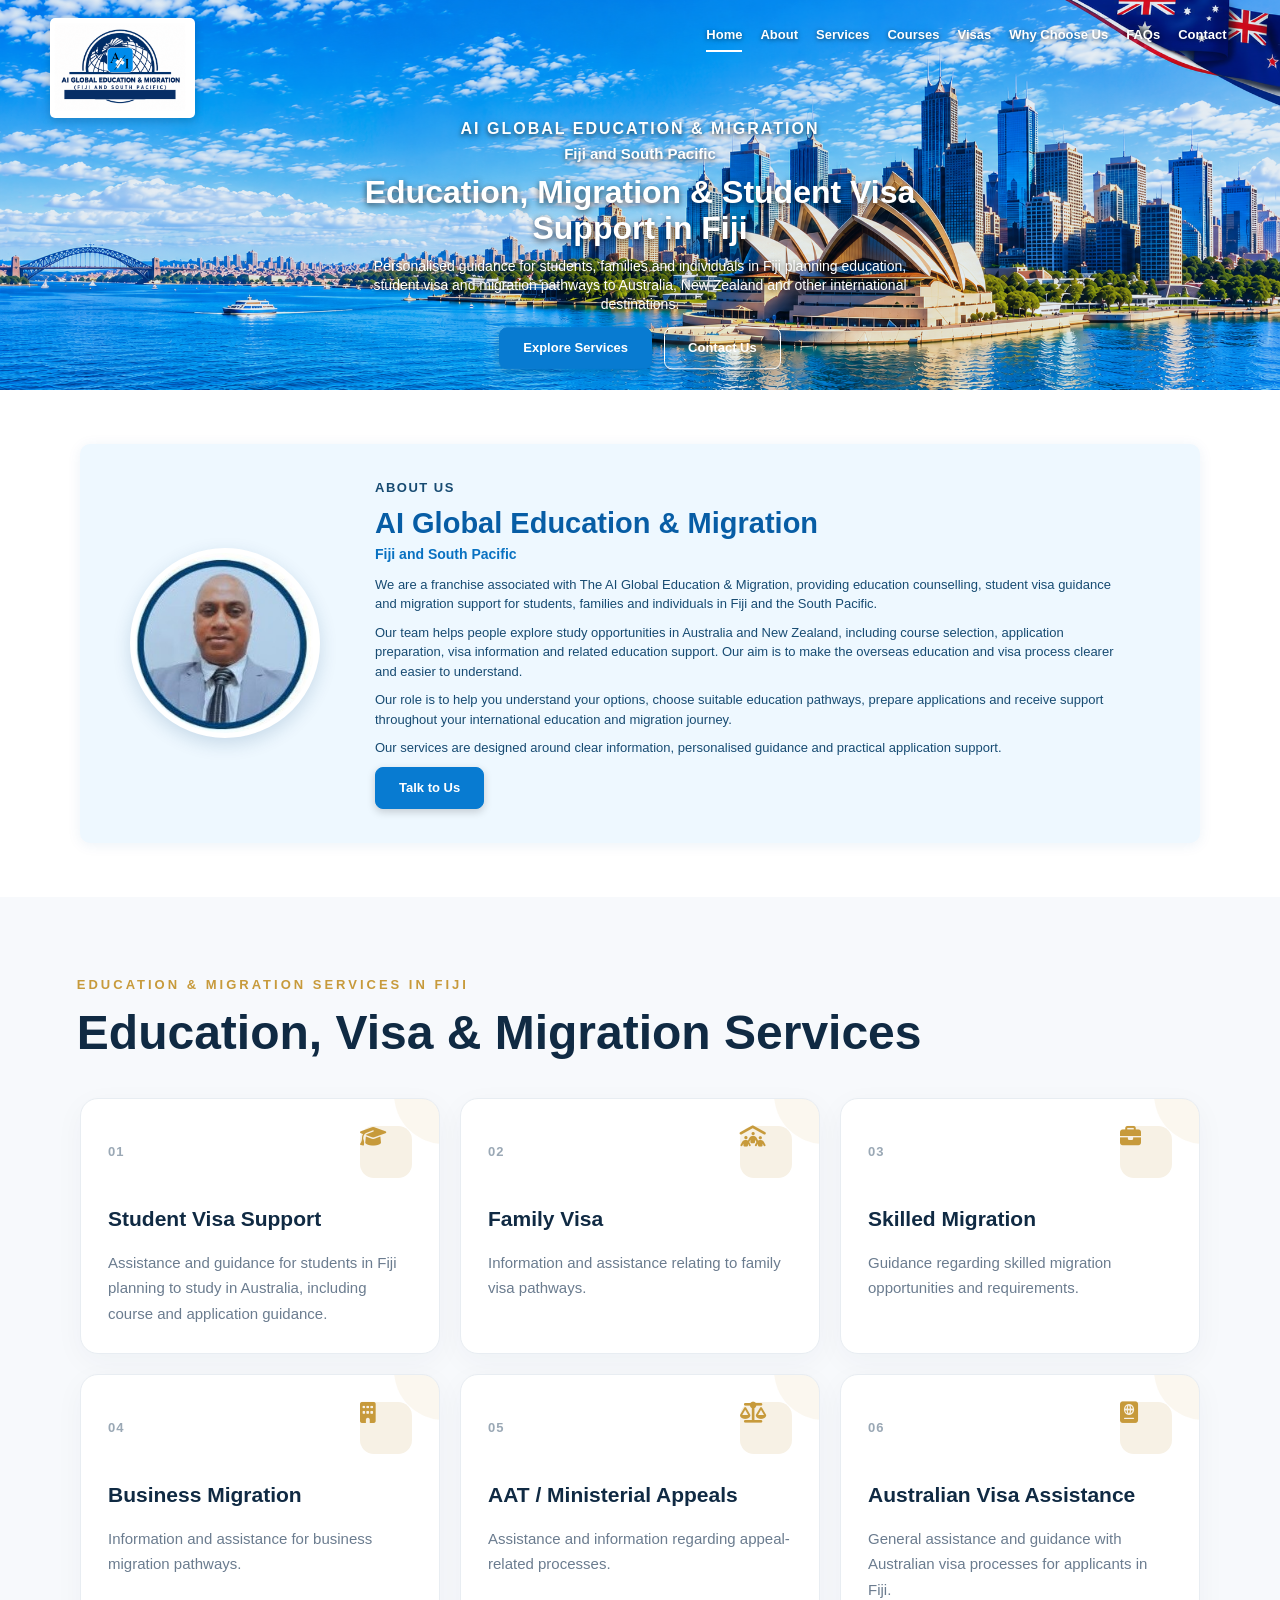
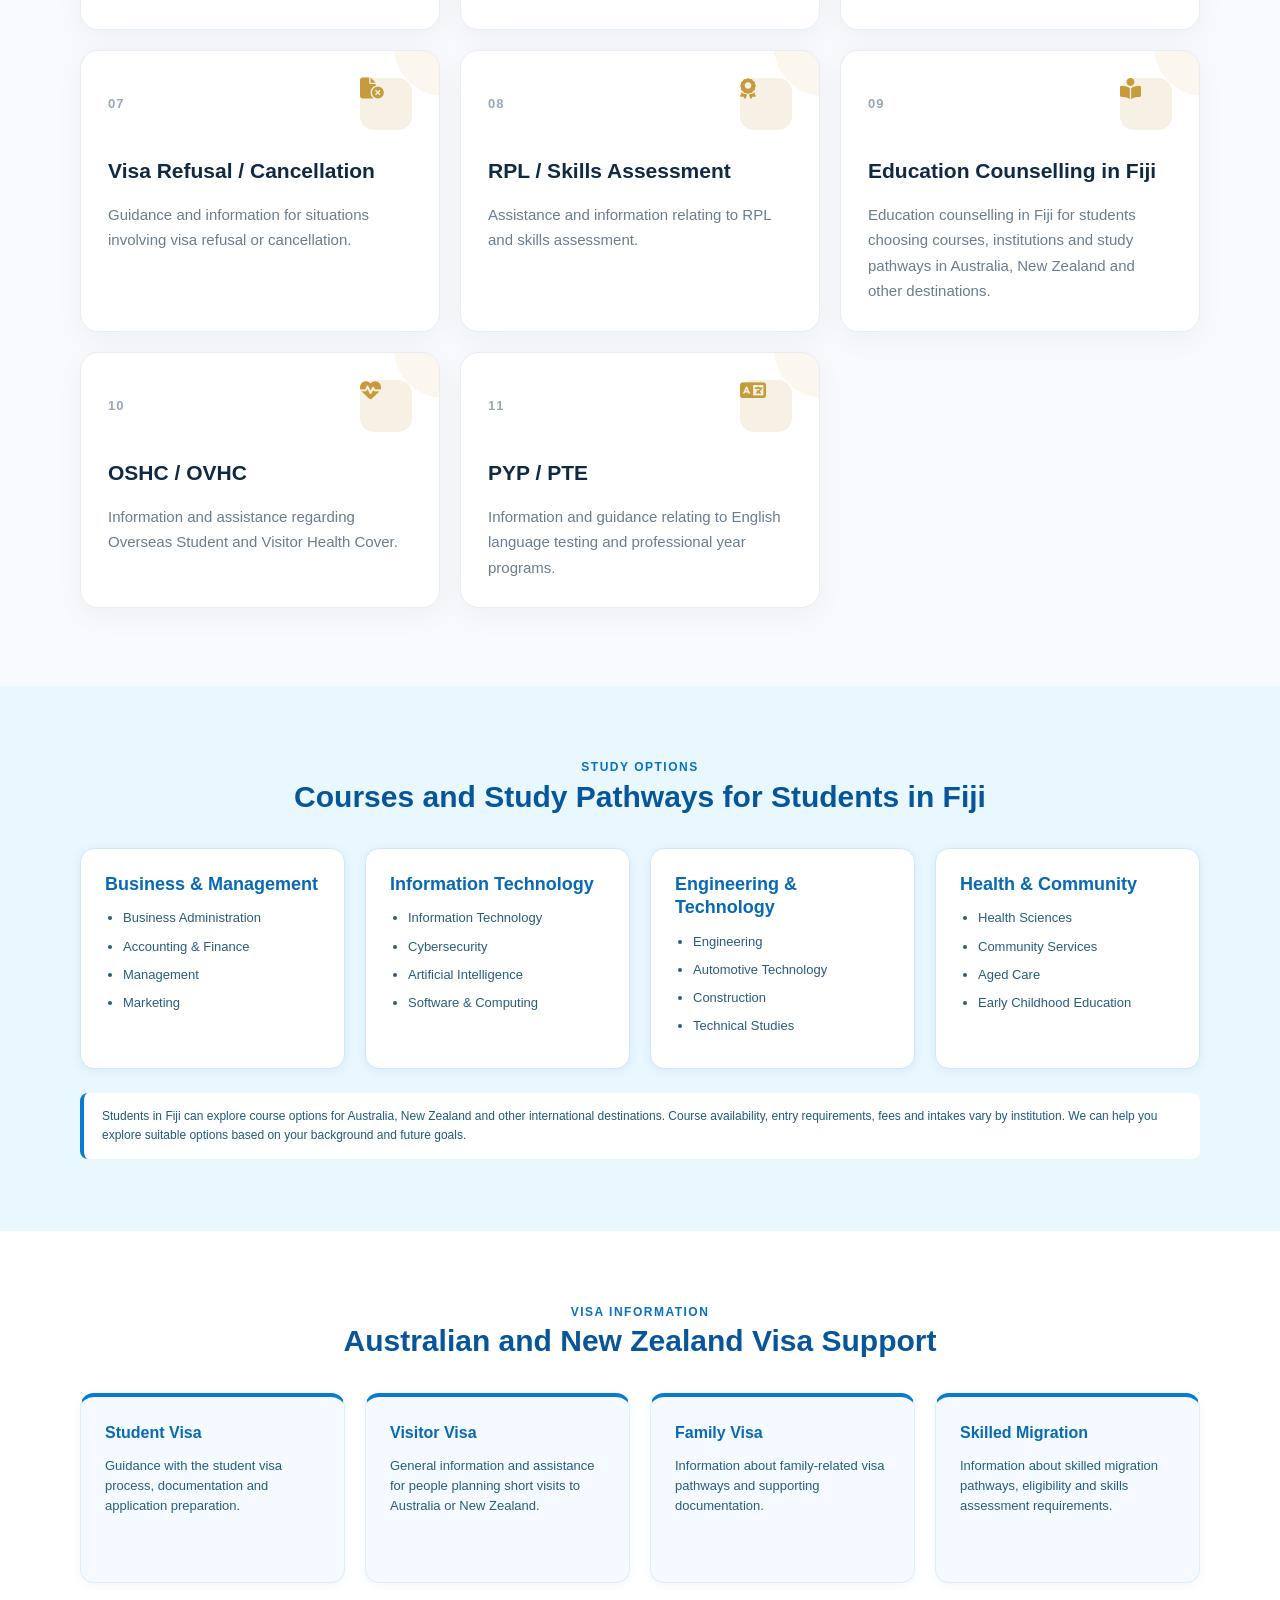
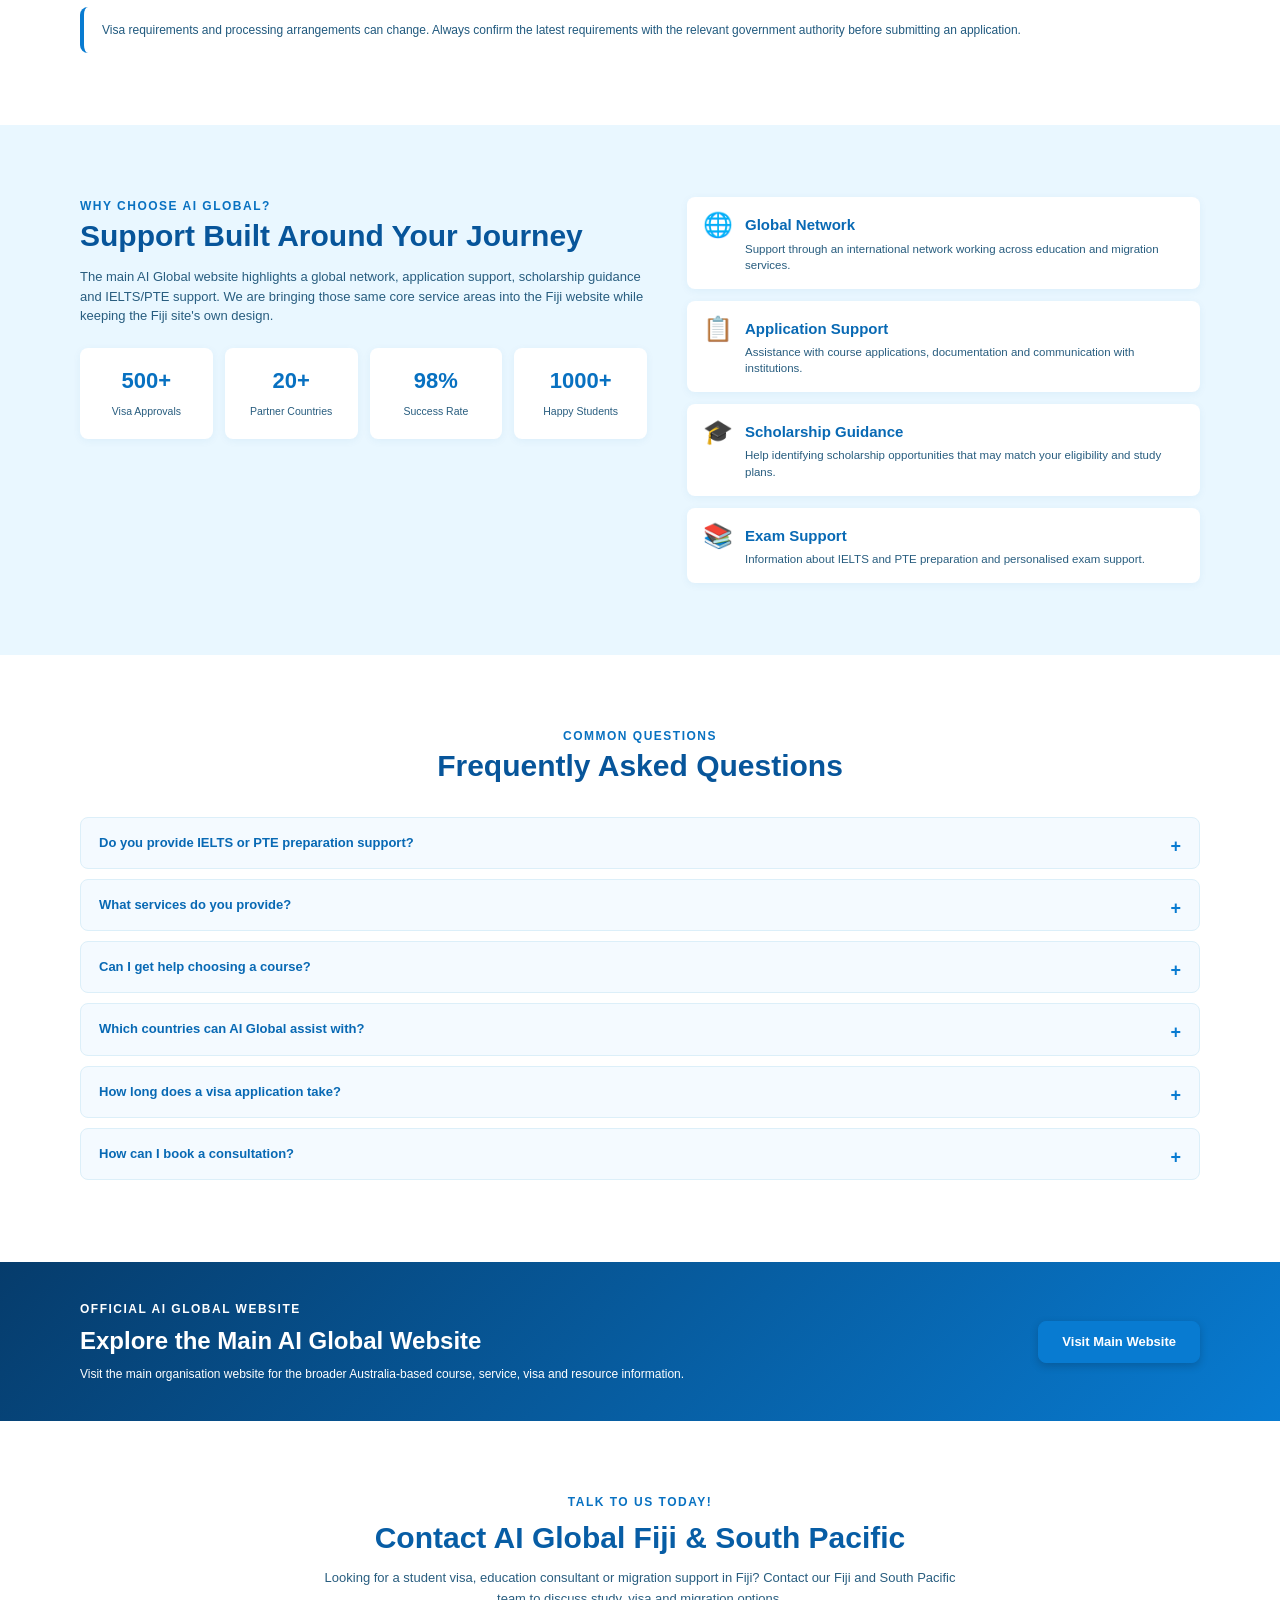
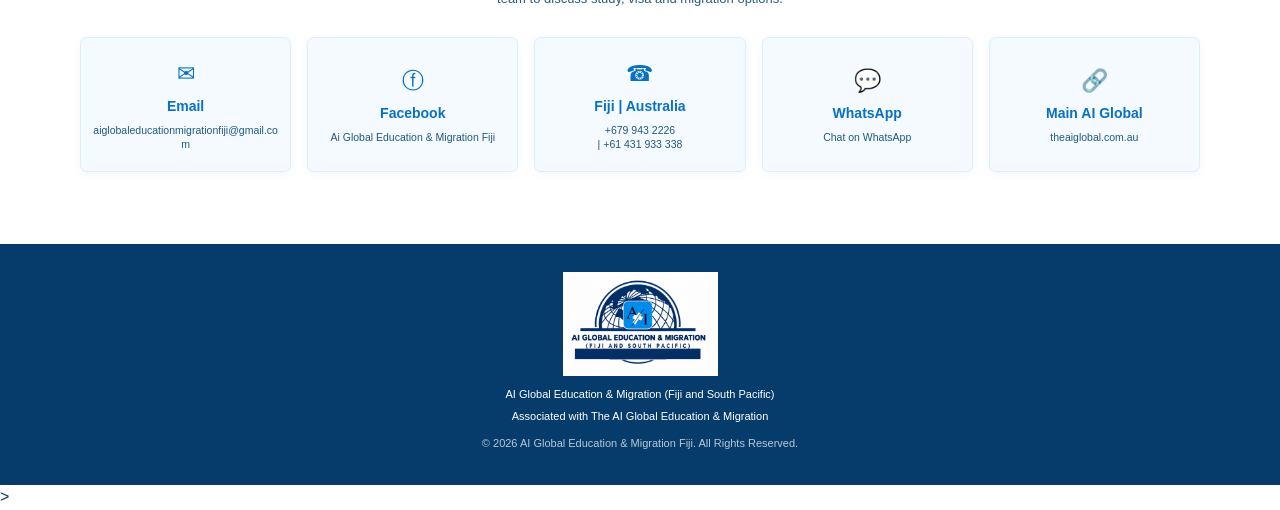
<file: index.html>
<!DOCTYPE html>
<html lang="en">
<head>
    <meta charset="UTF-8">
    <meta name="google-site-verification" content="F2RoHPDT2e9G-u27owNcqdR9mxc5SGD-wRfbECBVooc" />
    <meta name="viewport" content="width=device-width, initial-scale=1.0">
    <meta name="description" content="AI Global Education & Migration Fiji provides education counselling, Australian student visa assistance, migration support, course guidance and study pathways for students and families in Fiji and the South Pacific.">
    <meta name="robots" content="index, follow, max-image-preview:large">
    <meta name="author" content="AI Global Education & Migration Fiji and South Pacific">
    <meta name="keywords" content="student visa Fiji, education consultant Fiji, study in Australia from Fiji, Australia visa assistance Fiji, migration services Fiji, study in New Zealand from Fiji, education and migration Fiji">
    <meta name="theme-color" content="#ffffff">
    <link rel="canonical" href="https://aiglobaleducationandmigration.com.fj/">

    <meta property="og:type" content="website">
    <meta property="og:title" content="AI Global Education & Migration | Fiji & South Pacific">
    <meta property="og:description" content="Education counselling, student visa and migration support from Fiji for pathways to Australia and New Zealand.">
    <meta property="og:url" content="https://aiglobaleducationandmigration.com.fj/">
    <meta property="og:image" content="https://aiglobaleducationandmigration.com.fj/images/banner.png">
    <meta property="og:site_name" content="AI Global Education & Migration Fiji and South Pacific">

    <meta name="twitter:card" content="summary_large_image">
    <meta name="twitter:title" content="AI Global Education & Migration | Fiji & South Pacific">
    <meta name="twitter:description" content="Education, student visa and migration support from Fiji for Australia and New Zealand pathways.">
    <meta name="twitter:image" content="https://aiglobaleducationandmigration.com.fj/images/banner.png">  
<title>  
     Education & Migration Support in Fiji | AI Global 
</title>
    <link rel="icon" type="image/png" href="./images/favicon.png"> 
    <link rel="stylesheet" href="style.css">
    <link rel="stylesheet" href="pages.css">
    <link rel="stylesheet"
      href="https://cdnjs.cloudflare.com/ajax/libs/font-awesome/6.5.2/css/all.min.css">


    <script type="application/ld+json">
    {
      "@context": "https://schema.org",
      "@type": "Organization",
      "name": "AI Global Education & Migration Fiji and South Pacific",
      "alternateName": "AI Global Education & Migration Fiji",
      "url": "https://aiglobaleducationandmigration.com.fj/",
      "logo": "https://aiglobaleducationandmigration.com.fj/images/logo.png",
      "image": "https://aiglobaleducationandmigration.com.fj/images/banner.png",
      "description": "Education counselling, student visa and migration support in Fiji for pathways to Australia and New Zealand.",
      "email": "aiglobaleducationmigrationfiji@gmail.com",
      "telephone": "+6799432226",
      "areaServed": [
        {"@type": "Country", "name": "Fiji"},
        {"@type": "Place", "name": "South Pacific"},
        {"@type": "Country", "name": "Australia"},
        {"@type": "Country", "name": "New Zealand"}
      ],
      "sameAs": [
        "https://www.facebook.com/share/1A1QpUP3Gv/",
        "https://www.theaiglobal.com.au/"
      ],
      "contactPoint": {
        "@type": "ContactPoint",
        "telephone": "+6799432226",
        "contactType": "customer service",
        "areaServed": "FJ",
        "availableLanguage": "English"
      }
    }
    </script>

</head>

<body>

<header class="site-header">
    <img src="images/banner.png" class="header-banner" alt="AI Global Education and Migration Fiji and South Pacific banner" width="1920" height="500">

    <div class="header-content">
        <a href="#home" class="logo-container">
            <img src="images/logo.png" class="header-logo" alt="AI Global Education and Migration Fiji logo" width="180" height="auto">
        </a>

        <nav class="page-nav" aria-label="Main navigation"><a href="index.html" class="active" aria-current="page">Home</a><a href="about.html">About</a><a href="services.html">Services</a><a href="courses.html">Courses</a><a href="visas.html">Visas</a><a href="why-us.html">Why Choose Us</a><a href="faq.html">FAQs</a><a href="contact.html">Contact</a></nav>
    </div>

    <section id="home" class="hero">
        <div class="hero-content">
            <p class="company-name">AI GLOBAL EDUCATION &amp; MIGRATION</p>
            <p class="region">Fiji and South Pacific</p>

            <h1>Education, Migration &amp; Student Visa Support in Fiji</h1>

            <p class="intro">
                Personalised guidance for students, families and individuals in Fiji
                planning education, student visa and migration pathways to Australia,
                New Zealand and other international destinations.
            </p>

            <div class="hero-buttons">
                <a href="services.html" class="button">Explore Services</a>
                <a href="contact.html" class="button second">Contact Us</a>
            </div>
        </div>
    </section>
</header>


<main>

<!-- ABOUT -->
<section id="about" class="section delegate-section">
    <div class="delegate-container">
        <div class="delegate-photo">
            <div class="photo-frame">
                <img src="images/delegate.jpg" alt="AI Global Education and Migration Fiji and South Pacific representative" loading="lazy" width="500" height="500">
            </div>
        </div>

        <div class="delegate-info">
            <p class="heading-small">ABOUT US</p>
            <h2>AI Global Education &amp; Migration</h2>
            <p class="position">Fiji and South Pacific</p>

            <p>
                We are a franchise associated with The AI Global Education &amp; Migration,
                providing education counselling, student visa guidance and migration support
                for students, families and individuals in Fiji and the South Pacific.
            </p>

            <p>
                Our team helps people explore study opportunities in Australia and New Zealand,
                including course selection, application preparation, visa information and related
                education support. Our aim is to make the overseas education and visa process
                clearer and easier to understand.
            </p>

            <p>
                Our role is to help you understand your options, choose suitable
                education pathways, prepare applications and receive support throughout
                your international education and migration journey.
            </p>

            <p>
                Our services are designed around clear information, personalised
                guidance and practical application support.
            </p>

            <a href="#contact" class="button">Talk to Us</a>
        </div>
    </div>
</section>


<!-- SERVICES -->
<section id="services" class="section services">
    <p class="heading-small">
        EDUCATION &amp; MIGRATION SERVICES IN FIJI
    </p>

    <h2>Education, Visa &amp; Migration Services</h2>


    <div class="services-container">

        <!-- SERVICE 01 -->
        <div class="service-card">
            <div class="service-top">
                <span class="service-number">01</span>
                <i class="fa-solid fa-graduation-cap service-icon"></i>
            </div>

            <h3>Student Visa Support</h3>

            <p>
                Assistance and guidance for students in Fiji planning
                to study in Australia, including course and application guidance.
            </p>

            <span class="service-arrow">↗</span>
        </div>


        <!-- SERVICE 02 -->
        <div class="service-card">
            <div class="service-top">
                <span class="service-number">02</span>
                <i class="fa-solid fa-people-roof service-icon"></i>
            </div>

            <h3>Family Visa</h3>

            <p>
                Information and assistance relating to
                family visa pathways.
            </p>

            <span class="service-arrow">↗</span>
        </div>


        <!-- SERVICE 03 -->
        <div class="service-card">
            <div class="service-top">
                <span class="service-number">03</span>
                <i class="fa-solid fa-briefcase service-icon"></i>
            </div>

            <h3>Skilled Migration</h3>

            <p>
                Guidance regarding skilled migration
                opportunities and requirements.
            </p>

            <span class="service-arrow">↗</span>
        </div>


        <!-- SERVICE 04 -->
        <div class="service-card">
            <div class="service-top">
                <span class="service-number">04</span>
                <i class="fa-solid fa-building service-icon"></i>
            </div>

            <h3>Business Migration</h3>

            <p>
                Information and assistance for business
                migration pathways.
            </p>

            <span class="service-arrow">↗</span>
        </div>


        <!-- SERVICE 05 -->
        <div class="service-card">
            <div class="service-top">
                <span class="service-number">05</span>
                <i class="fa-solid fa-scale-balanced service-icon"></i>
            </div>

            <h3>AAT / Ministerial Appeals</h3>

            <p>
                Assistance and information regarding
                appeal-related processes.
            </p>

            <span class="service-arrow">↗</span>
        </div>


        <!-- SERVICE 06 -->
        <div class="service-card">
            <div class="service-top">
                <span class="service-number">06</span>
                <i class="fa-solid fa-passport service-icon"></i>
            </div>

            <h3>Australian Visa Assistance</h3>

            <p>
                General assistance and guidance with
                Australian visa processes for applicants in Fiji.
            </p>

            <span class="service-arrow">↗</span>
        </div>


        <!-- SERVICE 07 -->
        <div class="service-card">
            <div class="service-top">
                <span class="service-number">07</span>
                <i class="fa-solid fa-file-circle-xmark service-icon"></i>
            </div>

            <h3>Visa Refusal / Cancellation</h3>

            <p>
                Guidance and information for situations
                involving visa refusal or cancellation.
            </p>

            <span class="service-arrow">↗</span>
        </div>


        <!-- SERVICE 08 -->
        <div class="service-card">
            <div class="service-top">
                <span class="service-number">08</span>
                <i class="fa-solid fa-award service-icon"></i>
            </div>

            <h3>RPL / Skills Assessment</h3>

            <p>
                Assistance and information relating to
                RPL and skills assessment.
            </p>

            <span class="service-arrow">↗</span>
        </div>


        <!-- SERVICE 09 -->
        <div class="service-card">
            <div class="service-top">
                <span class="service-number">09</span>
                <i class="fa-solid fa-book-open-reader service-icon"></i>
            </div>

            <h3>Education Counselling in Fiji</h3>

            <p>
                Education counselling in Fiji for students choosing courses,
                institutions and study pathways in Australia, New Zealand and other destinations.
            </p>

            <span class="service-arrow">↗</span>
        </div>


        <!-- SERVICE 10 -->
        <div class="service-card">
            <div class="service-top">
                <span class="service-number">10</span>
                <i class="fa-solid fa-heart-pulse service-icon"></i>
            </div>

            <h3>OSHC / OVHC</h3>

            <p>
                Information and assistance regarding
                Overseas Student and Visitor Health Cover.
            </p>

            <span class="service-arrow">↗</span>
        </div>


        <!-- SERVICE 11 -->
        <div class="service-card">
            <div class="service-top">
                <span class="service-number">11</span>
                <i class="fa-solid fa-language service-icon"></i>
            </div>

            <h3>PYP / PTE</h3>

            <p>
                Information and guidance relating to English
                language testing and professional year programs.
            </p>

            <span class="service-arrow">↗</span>
        </div>

    </div>

</section>


<!-- COURSES -->
<section id="courses" class="section courses-section">
    <p class="heading-small">STUDY OPTIONS</p>
    <h2>Courses and Study Pathways for Students in Fiji</h2>

    <div class="course-grid">
        <div class="course-category">
            <h3>Business &amp; Management</h3>
            <ul>
                <li>Business Administration</li>
                <li>Accounting &amp; Finance</li>
                <li>Management</li>
                <li>Marketing</li>
            </ul>
        </div>

        <div class="course-category">
            <h3>Information Technology</h3>
            <ul>
                <li>Information Technology</li>
                <li>Cybersecurity</li>
                <li>Artificial Intelligence</li>
                <li>Software &amp; Computing</li>
            </ul>
        </div>

        <div class="course-category">
            <h3>Engineering &amp; Technology</h3>
            <ul>
                <li>Engineering</li>
                <li>Automotive Technology</li>
                <li>Construction</li>
                <li>Technical Studies</li>
            </ul>
        </div>

        <div class="course-category">
            <h3>Health &amp; Community</h3>
            <ul>
                <li>Health Sciences</li>
                <li>Community Services</li>
                <li>Aged Care</li>
                <li>Early Childhood Education</li>
            </ul>
        </div>
    </div>

    <div class="info-note">
        Students in Fiji can explore course options for Australia, New Zealand and other international destinations. Course availability, entry requirements, fees and intakes vary by institution.
        We can help you explore suitable options based on your background and future goals.
    </div>
</section>


<!-- VISAS -->
<section id="visas" class="section visa-section">
    <p class="heading-small">VISA INFORMATION</p>
    <h2>Australian and New Zealand Visa Support</h2>

    <div class="visa-grid">
        <div class="visa-card">
            <h3>Student Visa</h3>
            <p>Guidance with the student visa process, documentation and application preparation.</p>
        </div>

        <div class="visa-card">
            <h3>Visitor Visa</h3>
            <p>General information and assistance for people planning short visits to Australia or New Zealand.</p>
        </div>

        <div class="visa-card">
            <h3>Family Visa</h3>
            <p>Information about family-related visa pathways and supporting documentation.</p>
        </div>

        <div class="visa-card">
            <h3>Skilled Migration</h3>
            <p>Information about skilled migration pathways, eligibility and skills assessment requirements.</p>
        </div>
    </div>

    <div class="info-note">
        Visa requirements and processing arrangements can change. Always confirm the latest
        requirements with the relevant government authority before submitting an application.
    </div>
</section>


<!-- WHY US -->
<section id="why-us" class="section why-section">
    <div class="why-container">

        <div class="why-main">
            <p class="heading-small">WHY CHOOSE AI GLOBAL?</p>
            <h2>Support Built Around Your Journey</h2>

            <p>
                The main AI Global website highlights a global network, application support,
                scholarship guidance and IELTS/PTE support. We are bringing those same core
                service areas into the Fiji website while keeping the Fiji site's own design.
            </p>

            <div class="stats-grid">
                <div class="stat-box">
                    <strong>500+</strong>
                    <span>Visa Approvals</span>
                </div>
                <div class="stat-box">
                    <strong>20+</strong>
                    <span>Partner Countries</span>
                </div>
                <div class="stat-box">
                    <strong>98%</strong>
                    <span>Success Rate</span>
                </div>
                <div class="stat-box">
                    <strong>1000+</strong>
                    <span>Happy Students</span>
                </div>
            </div>
        </div>

        <div class="why-features">
            <div class="feature-item">
                <span>🌐</span>
                <div>
                    <h3>Global Network</h3>
                    <p>Support through an international network working across education and migration services.</p>
                </div>
            </div>

            <div class="feature-item">
                <span>📋</span>
                <div>
                    <h3>Application Support</h3>
                    <p>Assistance with course applications, documentation and communication with institutions.</p>
                </div>
            </div>

            <div class="feature-item">
                <span>🎓</span>
                <div>
                    <h3>Scholarship Guidance</h3>
                    <p>Help identifying scholarship opportunities that may match your eligibility and study plans.</p>
                </div>
            </div>

            <div class="feature-item">
                <span>📚</span>
                <div>
                    <h3>Exam Support</h3>
                    <p>Information about IELTS and PTE preparation and personalised exam support.</p>
                </div>
            </div>
        </div>

    </div>
</section>


<!-- FAQ -->
<section id="faq" class="section faq-section">
    <p class="heading-small">COMMON QUESTIONS</p>
    <h2>Frequently Asked Questions</h2>

    <div class="faq-container">

        <details>
            <summary>Do you provide IELTS or PTE preparation support?</summary>
            <p>
                Yes. AI Global currently lists IELTS and PTE preparation support,
                including practice and guidance designed around a student's target score.
            </p>
        </details>

        <details>
            <summary>What services do you provide?</summary>
            <p>
                Services include education counselling, student accommodation support,
                skills assessment information, scholarships, health insurance assistance,
                career counselling, document assistance and student visa services.
            </p>
        </details>

        <details>
            <summary>Can I get help choosing a course?</summary>
            <p>
                Yes. We can discuss your interests, previous studies and future goals
                before you choose a course or institution.
            </p>
        </details>

        <details>
            <summary>Which countries can AI Global assist with?</summary>
            <p>
                The main AI Global website states that its network supports applications
                across 20+ countries, including Australia, New Zealand, USA, UK, Canada,
                Germany, Ireland and Singapore.
            </p>
        </details>

        <details>
            <summary>How long does a visa application take?</summary>
            <p>
                Processing time varies by country, visa type and individual circumstances.
                Current processing guidance should be checked before applying.
            </p>
        </details>

        <details>
            <summary>How can I book a consultation?</summary>
            <p>
                Contact the Fiji and South Pacific team by phone, email or through
                the contact details below to discuss your requirements.
            </p>
        </details>

    </div>
</section>


<!-- OFFICIAL WEBSITE -->
<section class="official-section">
    <div class="official-container">
        <div>
            <p class="heading-small">OFFICIAL AI GLOBAL WEBSITE</p>
            <h2>Explore the Main AI Global Website</h2>
            <p>
                Visit the main organisation website for the broader Australia-based
                course, service, visa and resource information.
            </p>
        </div>
        <a href="https://www.theaiglobal.com.au/" target="_blank" rel="noopener noreferrer" class="button">
            Visit Main Website
        </a>
    </div>
</section>


<!-- CONTACT -->
<section id="contact" class="contact-section">
    <p class="heading-small">TALK TO US TODAY!</p>
    <h2>Contact AI Global Fiji &amp; South Pacific</h2>

    <p class="contact-intro">
        Looking for a student visa, education consultant or migration support in Fiji?
        Contact our Fiji and South Pacific team to discuss study, visa and migration options.
    </p>

    <div class="contact-container">

        <div class="contact-box">
            <div class="contact-icon">✉</div>
            <h3>Email</h3>
            <a href="mailto:aiglobaleducationmigrationfiji@gmail.com">
                aiglobaleducationmigrationfiji@gmail.com
            </a>
        </div>

      <div class="contact-box">
            <div class="facebook-icon">ⓕ</div>
            <h3>Facebook</h3>
            <a href="https://www.facebook.com/share/1A1QpUP3Gv/" target="_blank" rel="noopener noreferrer">
                Ai Global Education & Migration Fiji
            </a>
        </div>


        <div class="contact-box">
            <div class="contact-icon">☎</div>
            <h3>Fiji | Australia</h3>
            <a href="tel:+6799432226">+679 943 2226</a>
            <a href="tel:+61431933338">| +61 431 933 338</a>

        </div>
    
            <div class="contact-box">
            <div class="contact-icon">💬</div>
            <h3>WhatsApp</h3>
            <a href="https://wa.me/61431933338" target="_blank" rel="noopener noreferrer">
                Chat on WhatsApp
            </a>
        </div>

        <div class="contact-box">
            <div class="contact-icon">🔗</div>
            <h3>Main AI Global</h3>
            <a href="https://www.theaiglobal.com.au/" target="_blank" rel="noopener noreferrer">
                theaiglobal.com.au
            </a>
        </div>

    </div>
</section>

</main>


<footer>
    <img src="images/logo.png" class="footer-logo" alt="AI Global Education and Migration Fiji logo" loading="lazy" width="180" height="auto">

    <p>AI Global Education &amp; Migration (Fiji and South Pacific)</p>
    <p>Associated with The AI Global Education &amp; Migration</p>
    <p class="footer-copy">© 2026 AI Global Education &amp; Migration Fiji. All Rights Reserved.</p>
</footer>

</body>
</html>
>
</file>
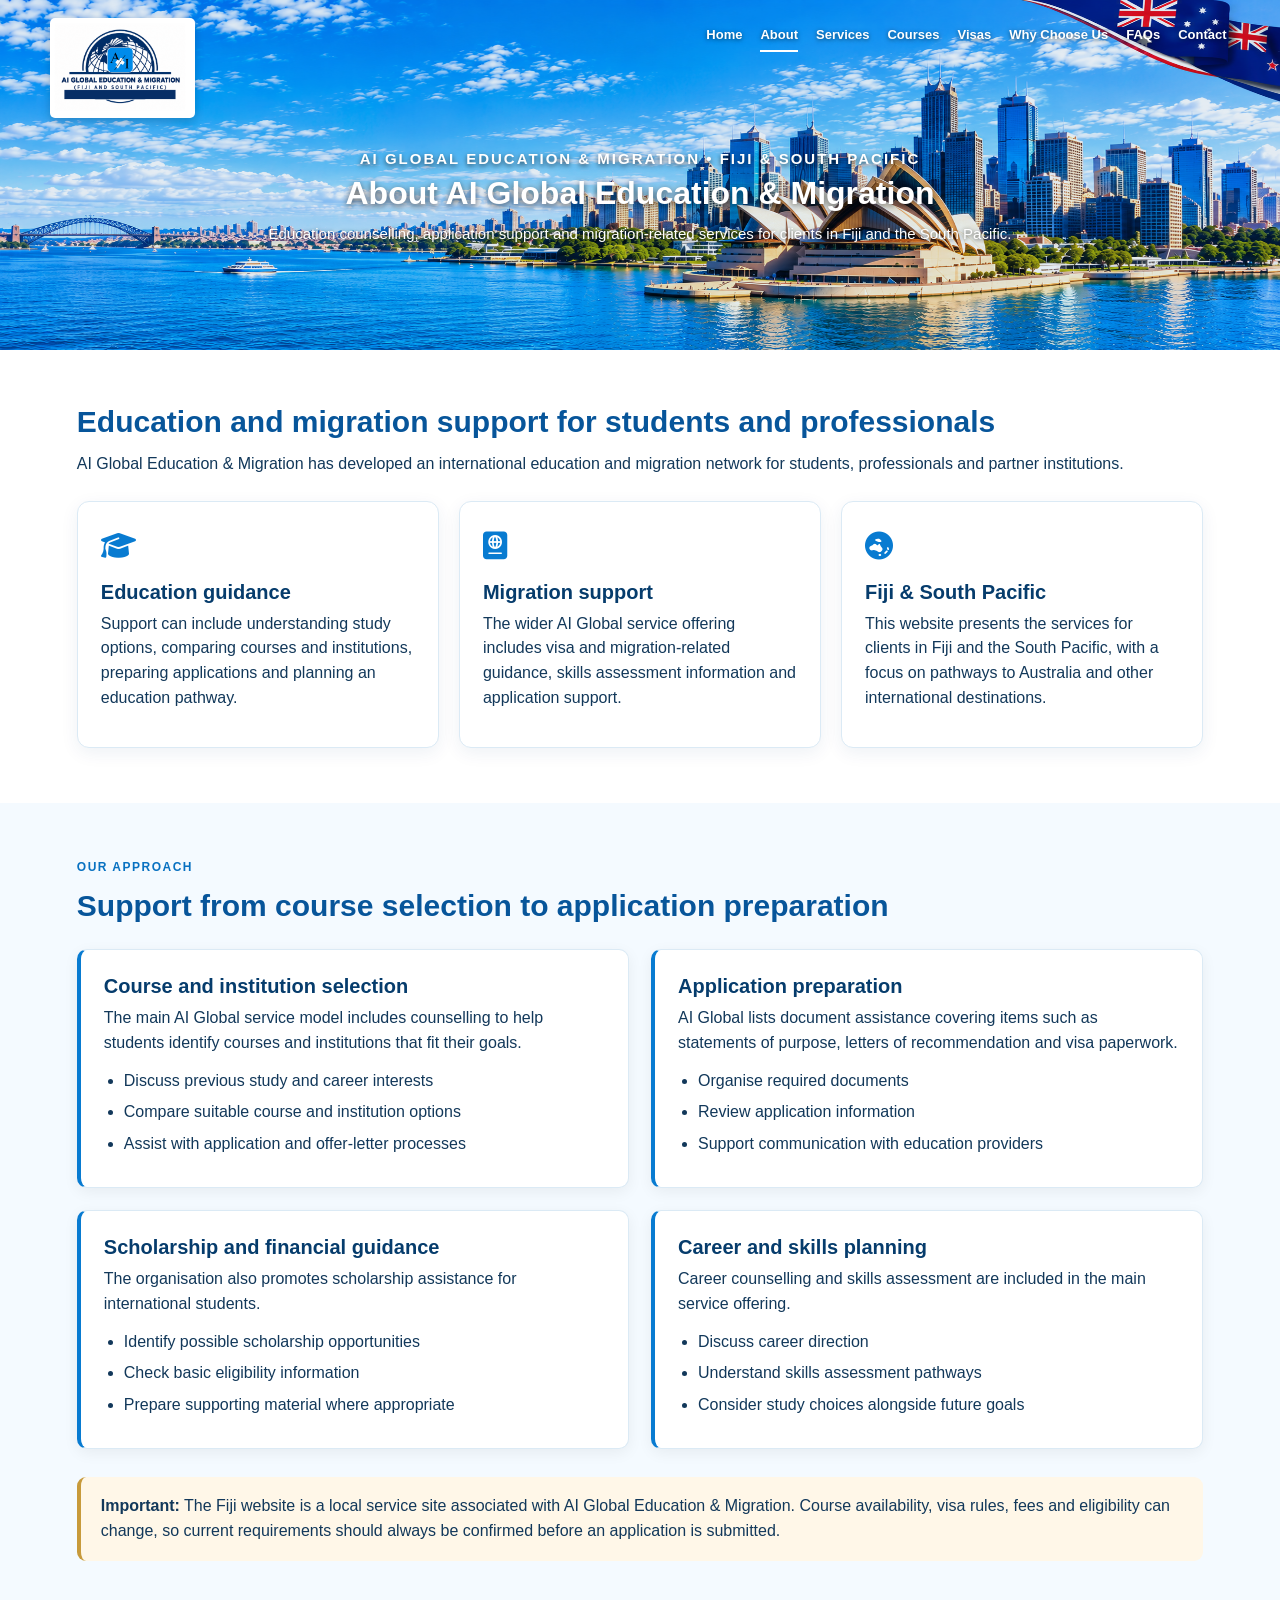
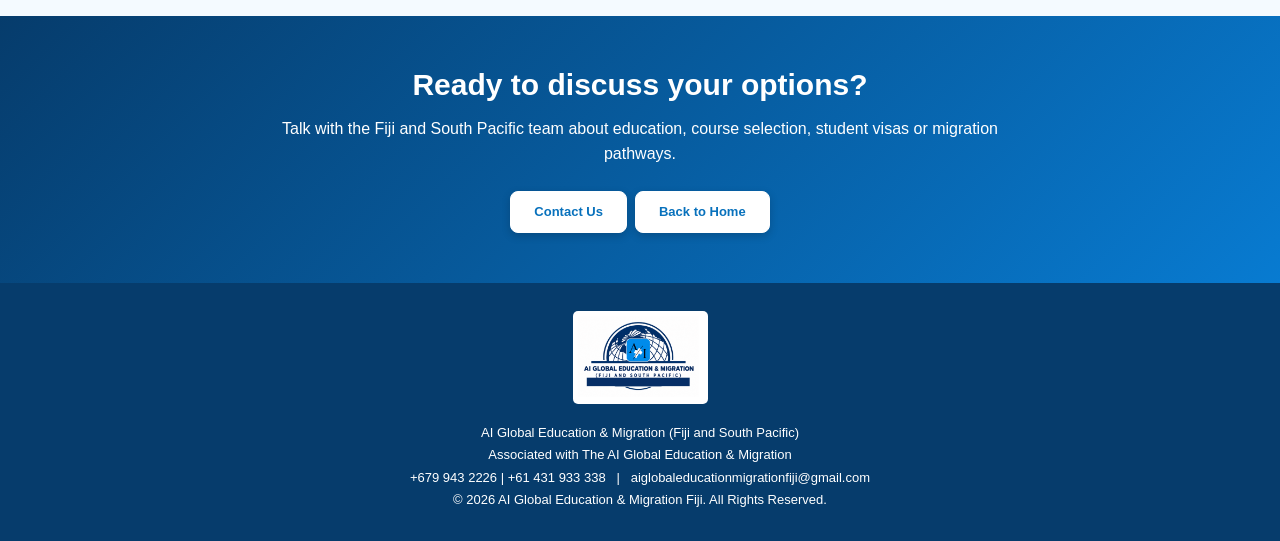
<file: about.html>
<!DOCTYPE html>
<html lang="en"><head>
<meta charset="UTF-8"><meta name="viewport" content="width=device-width, initial-scale=1.0"> <meta name="google-site-verification" content="F2RoHPDT2e9G-u27owNcqdR9mxc5SGD-wRfbECBVooc" />
<title>About AI Global Education & Migration | Fiji</title><meta name="description" content="Learn about AI Global Education & Migration support for students and professionals in Fiji and the South Pacific."><meta name="robots" content="index, follow, max-image-preview:large">
<link rel="icon" type="image/png" href="./images/favicon.png">
<link rel="canonical" href="https://aiglobaleducationandmigration.com.fj/about.html">
<link rel="stylesheet" href="style.css"><link rel="stylesheet" href="pages.css">
<link rel="stylesheet" href="https://cdnjs.cloudflare.com/ajax/libs/font-awesome/6.5.2/css/all.min.css">
</head><body>
<header class="page-header"><img src="images/banner.png" class="header-banner" alt="AI Global Education & Migration Fiji and South Pacific banner">
<div class="page-header-inner"><a class="page-logo" href="index.html"><img src="images/logo.png" alt="AI Global Education & Migration Fiji logo"></a>
<nav class="page-nav" aria-label="Main navigation"><a href="index.html">Home</a><a href="about.html" class="active" aria-current="page">About</a><a href="services.html">Services</a><a href="courses.html">Courses</a><a href="visas.html">Visas</a><a href="why-us.html">Why Choose Us</a><a href="faq.html">FAQs</a><a href="contact.html">Contact</a></nav>
<section class="page-hero"><p class="eyebrow">AI GLOBAL EDUCATION &amp; MIGRATION • FIJI &amp; SOUTH PACIFIC</p><h1>About AI Global Education & Migration</h1><p>Education counselling, application support and migration-related services for clients in Fiji and the South Pacific.</p></section></div></header>
<main class="page-main"><section class="page-section"><div class="content-wrap"><h2>Education and migration support for students and professionals</h2><p> AI Global Education & Migration has developed an international education and migration network for students, professionals and partner institutions.</p><div class="cards"><article class="card"><div class="card-icon"><i class="fa-solid fa-graduation-cap"></i></div><h3>Education guidance</h3><p>Support can include understanding study options, comparing courses and institutions, preparing applications and planning an education pathway.</p></article><article class="card"><div class="card-icon"><i class="fa-solid fa-passport"></i></div><h3>Migration support</h3><p>The wider AI Global service offering includes visa and migration-related guidance, skills assessment information and application support.</p></article><article class="card"><div class="card-icon"><i class="fa-solid fa-earth-oceania"></i></div><h3>Fiji & South Pacific</h3><p>This website presents the services for clients in Fiji and the South Pacific, with a focus on pathways to Australia and other international destinations.</p></article></div></div></section><section class="page-section alt"><div class="content-wrap"><p class="eyebrow-dark">OUR APPROACH</p><h2>Support from course selection to application preparation</h2><div class="detail-grid"><article class="detail-box"><h3>Course and institution selection</h3><p>The main AI Global service model includes counselling to help students identify courses and institutions that fit their goals.</p><ul><li>Discuss previous study and career interests</li><li>Compare suitable course and institution options</li><li>Assist with application and offer-letter processes</li></ul></article><article class="detail-box"><h3>Application preparation</h3><p>AI Global lists document assistance covering items such as statements of purpose, letters of recommendation and visa paperwork.</p><ul><li>Organise required documents</li><li>Review application information</li><li>Support communication with education providers</li></ul></article><article class="detail-box"><h3>Scholarship and financial guidance</h3><p>The organisation also promotes scholarship assistance for international students.</p><ul><li>Identify possible scholarship opportunities</li><li>Check basic eligibility information</li><li>Prepare supporting material where appropriate</li></ul></article><article class="detail-box"><h3>Career and skills planning</h3><p>Career counselling and skills assessment are included in the main service offering.</p><ul><li>Discuss career direction</li><li>Understand skills assessment pathways</li><li>Consider study choices alongside future goals</li></ul></article></div><div class="notice"><strong>Important:</strong> The Fiji website is a local service site associated with AI Global Education &amp; Migration. Course availability, visa rules, fees and eligibility can change, so current requirements should always be confirmed before an application is submitted.</div></div></section></main><section class="cta"><h2>Ready to discuss your options?</h2><p>Talk with the Fiji and South Pacific team about education, course selection, student visas or migration pathways.</p><a class="button" href="contact.html">Contact Us</a><a class="button" href="index.html">Back to Home</a></section>
<footer class="page-footer"><a href="index.html"><img src="images/logo.png" alt="AI Global Education & Migration"></a><p>AI Global Education &amp; Migration (Fiji and South Pacific)</P><p>Associated with The AI Global Education &amp; Migration</p><p>+679 943 2226 | +61 431 933 338 &nbsp; | &nbsp; aiglobaleducationmigrationfiji@gmail.com</p><p>© 2026 AI Global Education &amp; Migration Fiji. All Rights Reserved.</p></footer>
</body>
</html>
</file>
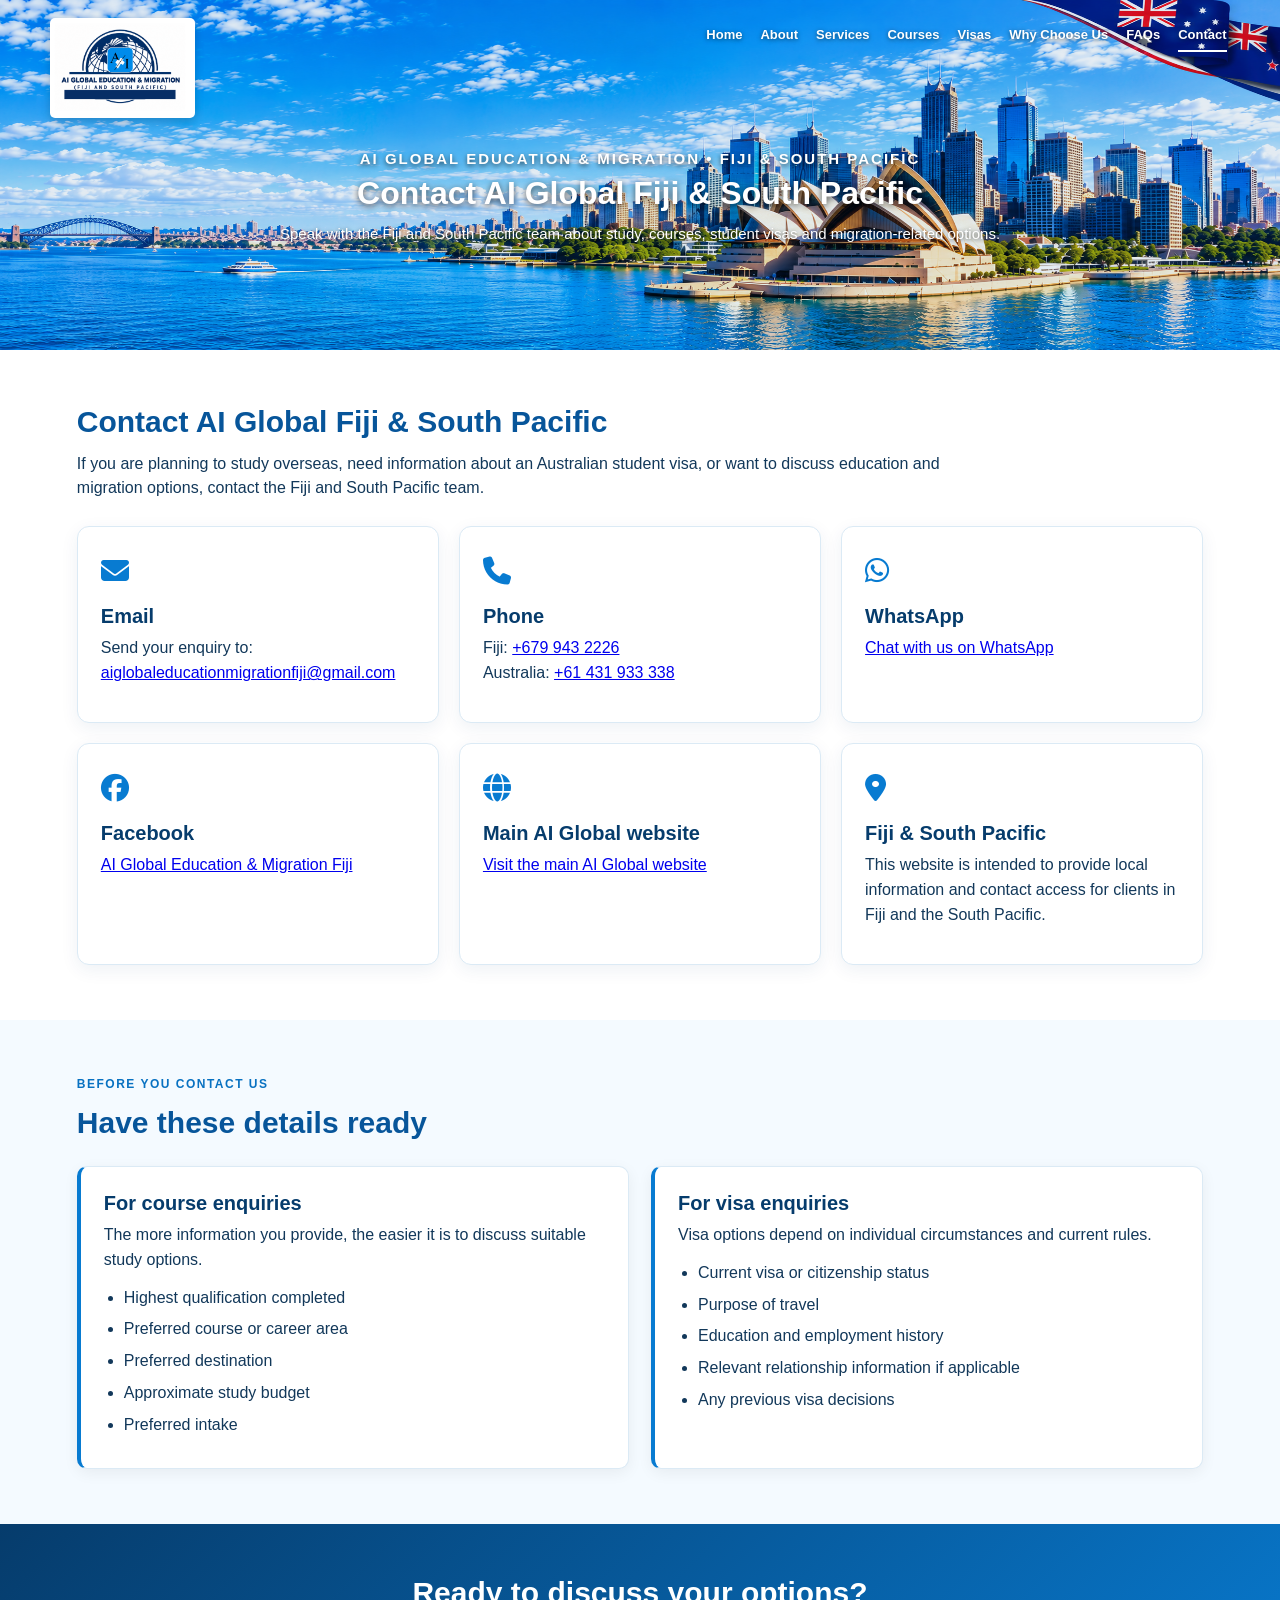
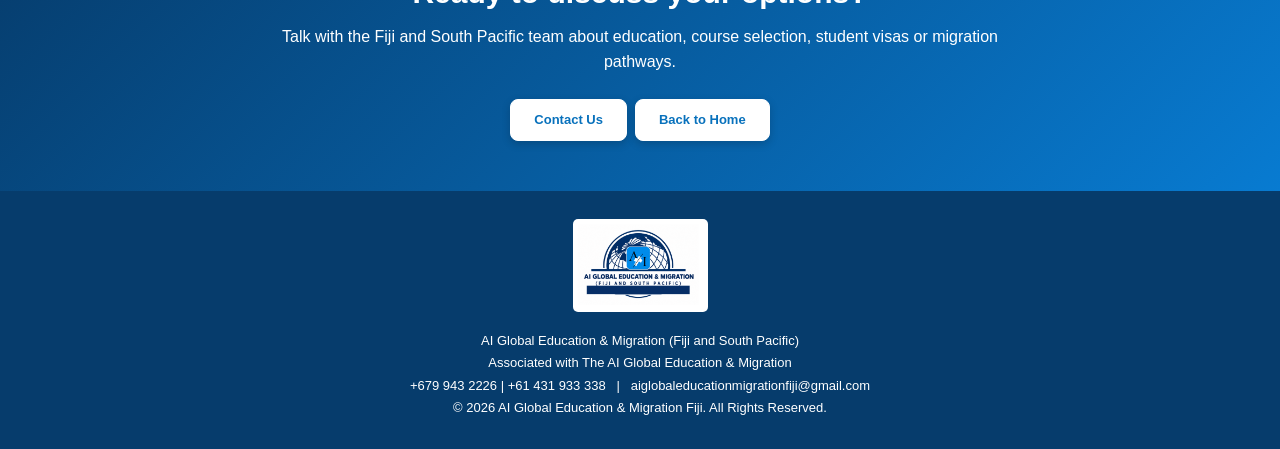
<file: contact.html>
<!DOCTYPE html>
<html lang="en"><head>
<meta charset="UTF-8"><meta name="viewport" content="width=device-width, initial-scale=1.0">
<meta name="google-site-verification" content="F2RoHPDT2e9G-u27owNcqdR9mxc5SGD-wRfbECBVooc" />
<title>Contact AI Global Fiji | Education & Migration</title><meta name="description" content="Contact AI Global Education & Migration Fiji and South Pacific for education counselling, student visa and migration-related enquiries."><meta name="robots" content="index, follow, max-image-preview:large">
<link rel="icon" type="image/png" href="./images/favicon.png">
<link rel="canonical" href="https://aiglobaleducationandmigration.com.fj/contact.html">
<link rel="stylesheet" href="style.css"><link rel="stylesheet" href="pages.css">
<link rel="stylesheet" href="https://cdnjs.cloudflare.com/ajax/libs/font-awesome/6.5.2/css/all.min.css">
</head><body>
<header class="page-header"><img src="images/banner.png" class="header-banner" alt="AI Global Education & Migration Fiji and South Pacific banner">
<div class="page-header-inner"><a class="page-logo" href="index.html"><img src="images/logo.png" alt="AI Global Education & Migration Fiji logo"></a>
<nav class="page-nav" aria-label="Main navigation"><a href="index.html">Home</a><a href="about.html">About</a><a href="services.html">Services</a><a href="courses.html">Courses</a><a href="visas.html">Visas</a><a href="why-us.html">Why Choose Us</a><a href="faq.html">FAQs</a><a href="contact.html" class="active" aria-current="page">Contact</a></nav>
<section class="page-hero"><p class="eyebrow">AI GLOBAL EDUCATION &amp; MIGRATION • FIJI &amp; SOUTH PACIFIC</p><h1>Contact AI Global Fiji & South Pacific</h1><p>Speak with the Fiji and South Pacific team about study, courses, student visas and migration-related options.</p></section></div></header>
<main class="page-main"><section class="page-section"><div class="content-wrap"><h2>Contact AI Global Fiji &amp; South Pacific</h2><p class="lead">If you are planning to study overseas, need information about an Australian student visa, or want to discuss education and migration options, contact the Fiji and South Pacific team.</p><div class="cards"><article class="card"><div class="card-icon"><i class="fa-solid fa-envelope"></i></div><h3>Email</h3><p>Send your enquiry to: <a href="mailto:aiglobaleducationmigrationfiji@gmail.com">aiglobaleducationmigrationfiji@gmail.com</a></p></article><article class="card"><div class="card-icon"><i class="fa-solid fa-phone"></i></div><h3>Phone</h3><p>Fiji: <a href="tel:+6799432226">+679 943 2226</a><br>Australia: <a href="tel:+61431933338">+61 431 933 338</a></p></article><article class="card"><div class="card-icon"><i class="fa-brands fa-whatsapp"></i></div><h3>WhatsApp</h3><p><a href="https://wa.me/61431933338" target="_blank" rel="noopener noreferrer">Chat with us on WhatsApp</a></p></article><article class="card"><div class="card-icon"><i class="fa-brands fa-facebook"></i></div><h3>Facebook</h3><p><a href="https://www.facebook.com/share/1A1QpUP3Gv/" target="_blank" rel="noopener noreferrer">AI Global Education &amp; Migration Fiji</a></p></article><article class="card"><div class="card-icon"><i class="fa-solid fa-globe"></i></div><h3>Main AI Global website</h3><p><a href="https://www.theaiglobal.com.au/" target="_blank" rel="noopener noreferrer">Visit the main AI Global website</a></p></article><article class="card"><div class="card-icon"><i class="fa-solid fa-location-dot"></i></div><h3>Fiji & South Pacific</h3><p>This website is intended to provide local information and contact access for clients in Fiji and the South Pacific.</p></article></div></div></section><section class="page-section alt"><div class="content-wrap"><p class="eyebrow-dark">BEFORE YOU CONTACT US</p><h2>Have these details ready</h2><div class="detail-grid"><article class="detail-box"><h3>For course enquiries</h3><p>The more information you provide, the easier it is to discuss suitable study options.</p><ul><li>Highest qualification completed</li><li>Preferred course or career area</li><li>Preferred destination</li><li>Approximate study budget</li><li>Preferred intake</li></ul></article><article class="detail-box"><h3>For visa enquiries</h3><p>Visa options depend on individual circumstances and current rules.</p><ul><li>Current visa or citizenship status</li><li>Purpose of travel</li><li>Education and employment history</li><li>Relevant relationship information if applicable</li><li>Any previous visa decisions</li></ul></article></div></div></section></main><section class="cta"><h2>Ready to discuss your options?</h2><p>Talk with the Fiji and South Pacific team about education, course selection, student visas or migration pathways.</p><a class="button" href="contact.html">Contact Us</a><a class="button" href="index.html">Back to Home</a></section>
<footer class="page-footer"><a href="index.html"><img src="images/logo.png" alt="AI Global Education & Migration"></a><p>AI Global Education &amp; Migration (Fiji and South Pacific)</P><p>Associated with The AI Global Education &amp; Migration</p><p>+679 943 2226 | +61 431 933 338 &nbsp; | &nbsp; aiglobaleducationmigrationfiji@gmail.com</p><p>© 2026 AI Global Education &amp; Migration Fiji. All Rights Reserved.</p></footer>
</body>
</html>
</file>
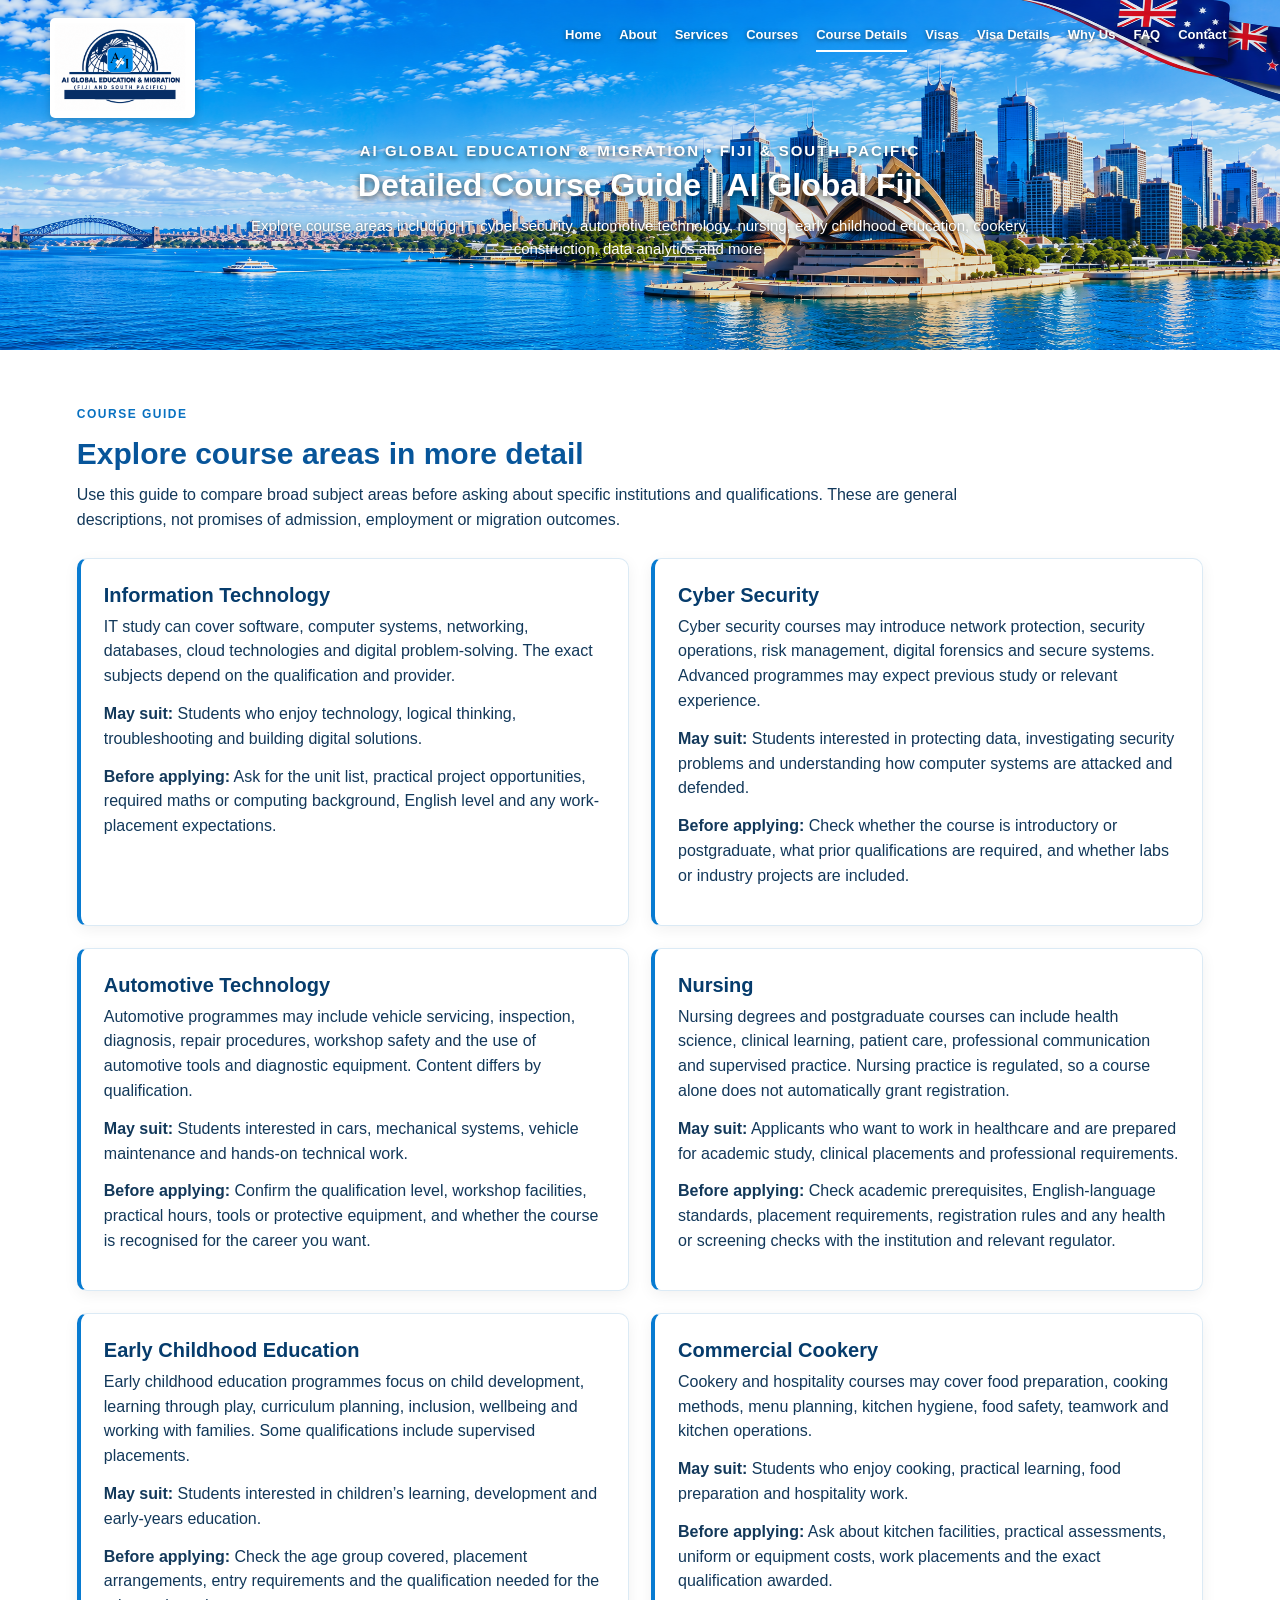
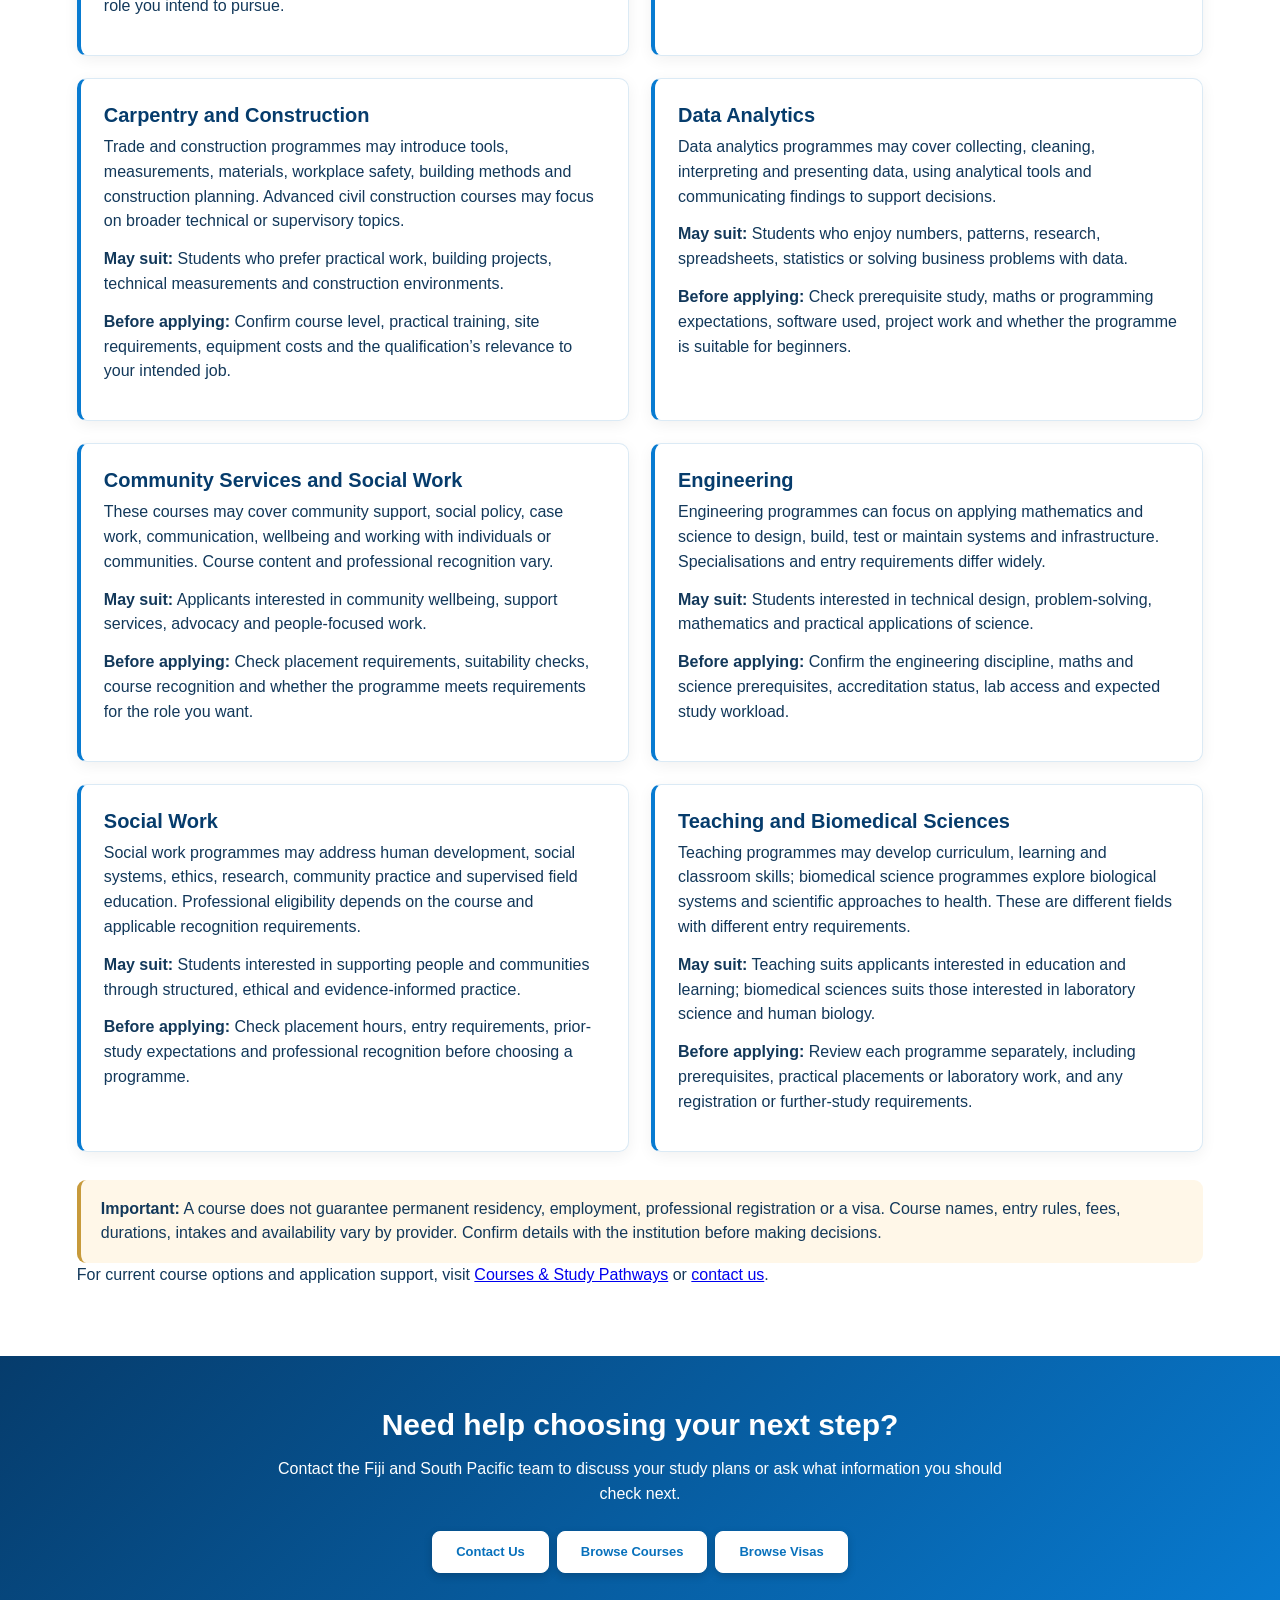
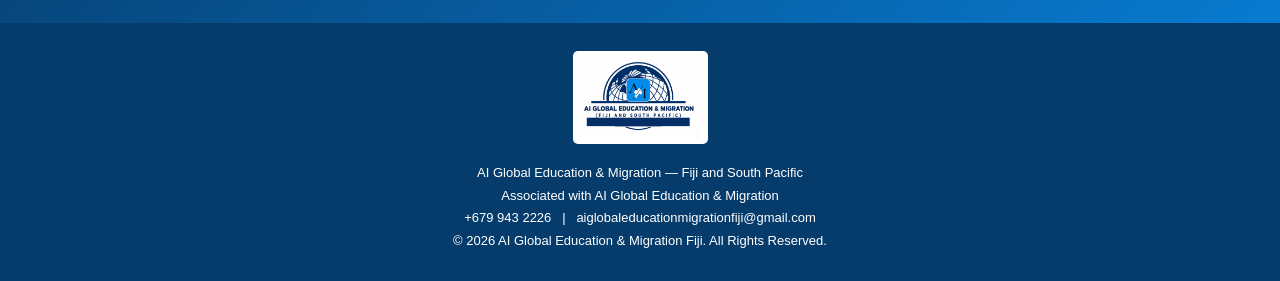
<file: course-details.html>
<!DOCTYPE html><html lang="en"><head><meta charset="UTF-8"><meta name="viewport" content="width=device-width, initial-scale=1.0"><meta name="google-site-verification" content="Rd31rqMjAl2R4Sk08Q1zGa7CFClUiDQGdOr3ZXDVtc"><title>Detailed Course Guide | AI Global Fiji</title><meta name="description" content="Explore course areas including IT, cyber security, automotive technology, nursing, early childhood education, cookery, construction, data analytics and more."><meta name="robots" content="index, follow, max-image-preview:large"><link rel="canonical" href="https://aiglobaleducationandmigration.com.fj/course-details.html"><link rel="stylesheet" href="style.css"><link rel="stylesheet" href="pages.css"><link rel="stylesheet" href="https://cdnjs.cloudflare.com/ajax/libs/font-awesome/6.5.2/css/all.min.css"></head><body><header class="page-header"><img src="images/banner.png" class="header-banner" alt="AI Global Education & Migration Fiji and South Pacific banner"><div class="page-header-inner"><a class="page-logo" href="index.html"><img src="images/logo.png" alt="AI Global Education & Migration Fiji logo"></a><nav class="page-nav" aria-label="Main navigation"><a href="index.html">Home</a><a href="about.html">About</a><a href="services.html">Services</a><a href="courses.html">Courses</a><a href="course-details.html" class="active" aria-current="page">Course Details</a><a href="visas.html">Visas</a><a href="visa-details.html">Visa Details</a><a href="why-us.html">Why Us</a><a href="faq.html">FAQ</a><a href="contact.html">Contact</a></nav><section class="page-hero"><p class="eyebrow">AI GLOBAL EDUCATION &amp; MIGRATION • FIJI &amp; SOUTH PACIFIC</p><h1>Detailed Course Guide | AI Global Fiji</h1><p>Explore course areas including IT, cyber security, automotive technology, nursing, early childhood education, cookery, construction, data analytics and more.</p></section></div></header><main class="page-main"><section class="page-section"><div class="content-wrap"><p class="eyebrow-dark">COURSE GUIDE</p><h2>Explore course areas in more detail</h2><p class="lead">Use this guide to compare broad subject areas before asking about specific institutions and qualifications. These are general descriptions, not promises of admission, employment or migration outcomes.</p><div class="detail-grid"><article class="detail-box" id="course-1"><h3>Information Technology</h3><p>IT study can cover software, computer systems, networking, databases, cloud technologies and digital problem-solving. The exact subjects depend on the qualification and provider.</p><p><strong>May suit:</strong> Students who enjoy technology, logical thinking, troubleshooting and building digital solutions.</p><p><strong>Before applying:</strong> Ask for the unit list, practical project opportunities, required maths or computing background, English level and any work-placement expectations.</p></article><article class="detail-box" id="course-2"><h3>Cyber Security</h3><p>Cyber security courses may introduce network protection, security operations, risk management, digital forensics and secure systems. Advanced programmes may expect previous study or relevant experience.</p><p><strong>May suit:</strong> Students interested in protecting data, investigating security problems and understanding how computer systems are attacked and defended.</p><p><strong>Before applying:</strong> Check whether the course is introductory or postgraduate, what prior qualifications are required, and whether labs or industry projects are included.</p></article><article class="detail-box" id="course-3"><h3>Automotive Technology</h3><p>Automotive programmes may include vehicle servicing, inspection, diagnosis, repair procedures, workshop safety and the use of automotive tools and diagnostic equipment. Content differs by qualification.</p><p><strong>May suit:</strong> Students interested in cars, mechanical systems, vehicle maintenance and hands-on technical work.</p><p><strong>Before applying:</strong> Confirm the qualification level, workshop facilities, practical hours, tools or protective equipment, and whether the course is recognised for the career you want.</p></article><article class="detail-box" id="course-4"><h3>Nursing</h3><p>Nursing degrees and postgraduate courses can include health science, clinical learning, patient care, professional communication and supervised practice. Nursing practice is regulated, so a course alone does not automatically grant registration.</p><p><strong>May suit:</strong> Applicants who want to work in healthcare and are prepared for academic study, clinical placements and professional requirements.</p><p><strong>Before applying:</strong> Check academic prerequisites, English-language standards, placement requirements, registration rules and any health or screening checks with the institution and relevant regulator.</p></article><article class="detail-box" id="course-5"><h3>Early Childhood Education</h3><p>Early childhood education programmes focus on child development, learning through play, curriculum planning, inclusion, wellbeing and working with families. Some qualifications include supervised placements.</p><p><strong>May suit:</strong> Students interested in children’s learning, development and early-years education.</p><p><strong>Before applying:</strong> Check the age group covered, placement arrangements, entry requirements and the qualification needed for the role you intend to pursue.</p></article><article class="detail-box" id="course-6"><h3>Commercial Cookery</h3><p>Cookery and hospitality courses may cover food preparation, cooking methods, menu planning, kitchen hygiene, food safety, teamwork and kitchen operations.</p><p><strong>May suit:</strong> Students who enjoy cooking, practical learning, food preparation and hospitality work.</p><p><strong>Before applying:</strong> Ask about kitchen facilities, practical assessments, uniform or equipment costs, work placements and the exact qualification awarded.</p></article><article class="detail-box" id="course-7"><h3>Carpentry and Construction</h3><p>Trade and construction programmes may introduce tools, measurements, materials, workplace safety, building methods and construction planning. Advanced civil construction courses may focus on broader technical or supervisory topics.</p><p><strong>May suit:</strong> Students who prefer practical work, building projects, technical measurements and construction environments.</p><p><strong>Before applying:</strong> Confirm course level, practical training, site requirements, equipment costs and the qualification’s relevance to your intended job.</p></article><article class="detail-box" id="course-8"><h3>Data Analytics</h3><p>Data analytics programmes may cover collecting, cleaning, interpreting and presenting data, using analytical tools and communicating findings to support decisions.</p><p><strong>May suit:</strong> Students who enjoy numbers, patterns, research, spreadsheets, statistics or solving business problems with data.</p><p><strong>Before applying:</strong> Check prerequisite study, maths or programming expectations, software used, project work and whether the programme is suitable for beginners.</p></article><article class="detail-box" id="course-9"><h3>Community Services and Social Work</h3><p>These courses may cover community support, social policy, case work, communication, wellbeing and working with individuals or communities. Course content and professional recognition vary.</p><p><strong>May suit:</strong> Applicants interested in community wellbeing, support services, advocacy and people-focused work.</p><p><strong>Before applying:</strong> Check placement requirements, suitability checks, course recognition and whether the programme meets requirements for the role you want.</p></article><article class="detail-box" id="course-10"><h3>Engineering</h3><p>Engineering programmes can focus on applying mathematics and science to design, build, test or maintain systems and infrastructure. Specialisations and entry requirements differ widely.</p><p><strong>May suit:</strong> Students interested in technical design, problem-solving, mathematics and practical applications of science.</p><p><strong>Before applying:</strong> Confirm the engineering discipline, maths and science prerequisites, accreditation status, lab access and expected study workload.</p></article><article class="detail-box" id="course-11"><h3>Social Work</h3><p>Social work programmes may address human development, social systems, ethics, research, community practice and supervised field education. Professional eligibility depends on the course and applicable recognition requirements.</p><p><strong>May suit:</strong> Students interested in supporting people and communities through structured, ethical and evidence-informed practice.</p><p><strong>Before applying:</strong> Check placement hours, entry requirements, prior-study expectations and professional recognition before choosing a programme.</p></article><article class="detail-box" id="course-12"><h3>Teaching and Biomedical Sciences</h3><p>Teaching programmes may develop curriculum, learning and classroom skills; biomedical science programmes explore biological systems and scientific approaches to health. These are different fields with different entry requirements.</p><p><strong>May suit:</strong> Teaching suits applicants interested in education and learning; biomedical sciences suits those interested in laboratory science and human biology.</p><p><strong>Before applying:</strong> Review each programme separately, including prerequisites, practical placements or laboratory work, and any registration or further-study requirements.</p></article></div><div class="notice"><strong>Important:</strong> A course does not guarantee permanent residency, employment, professional registration or a visa. Course names, entry rules, fees, durations, intakes and availability vary by provider. Confirm details with the institution before making decisions.</div><p>For current course options and application support, visit <a href="courses.html">Courses &amp; Study Pathways</a> or <a href="contact.html">contact us</a>.</p></div></section></main><section class="cta"><h2>Need help choosing your next step?</h2><p>Contact the Fiji and South Pacific team to discuss your study plans or ask what information you should check next.</p><a class="button" href="contact.html">Contact Us</a><a class="button" href="courses.html">Browse Courses</a><a class="button" href="visas.html">Browse Visas</a></section><footer class="page-footer"><a href="index.html"><img src="images/logo.png" alt="AI Global Education & Migration"></a><p>AI Global Education &amp; Migration — Fiji and South Pacific</p><p>Associated with AI Global Education &amp; Migration</p><p>+679 943 2226 &nbsp; | &nbsp; aiglobaleducationmigrationfiji@gmail.com</p><p>© 2026 AI Global Education &amp; Migration Fiji. All Rights Reserved.</p></footer></body></html>
</file>
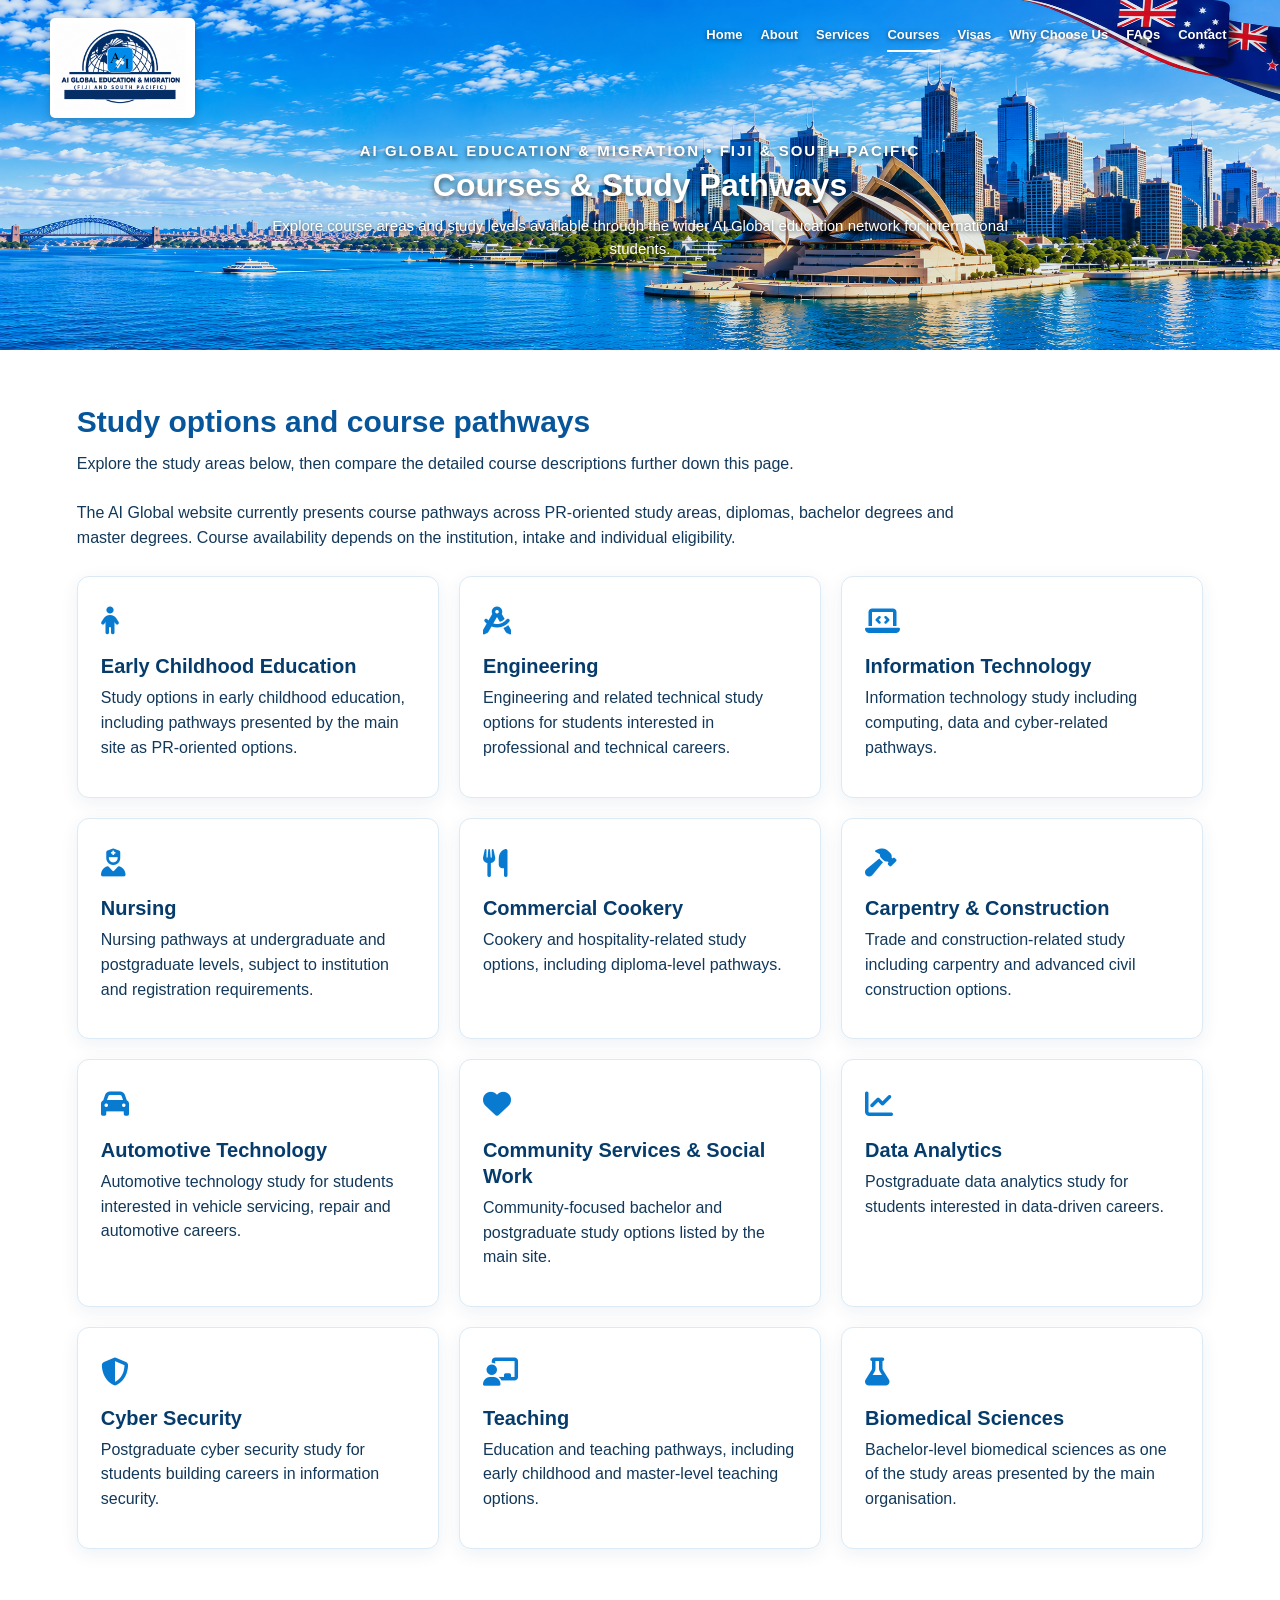
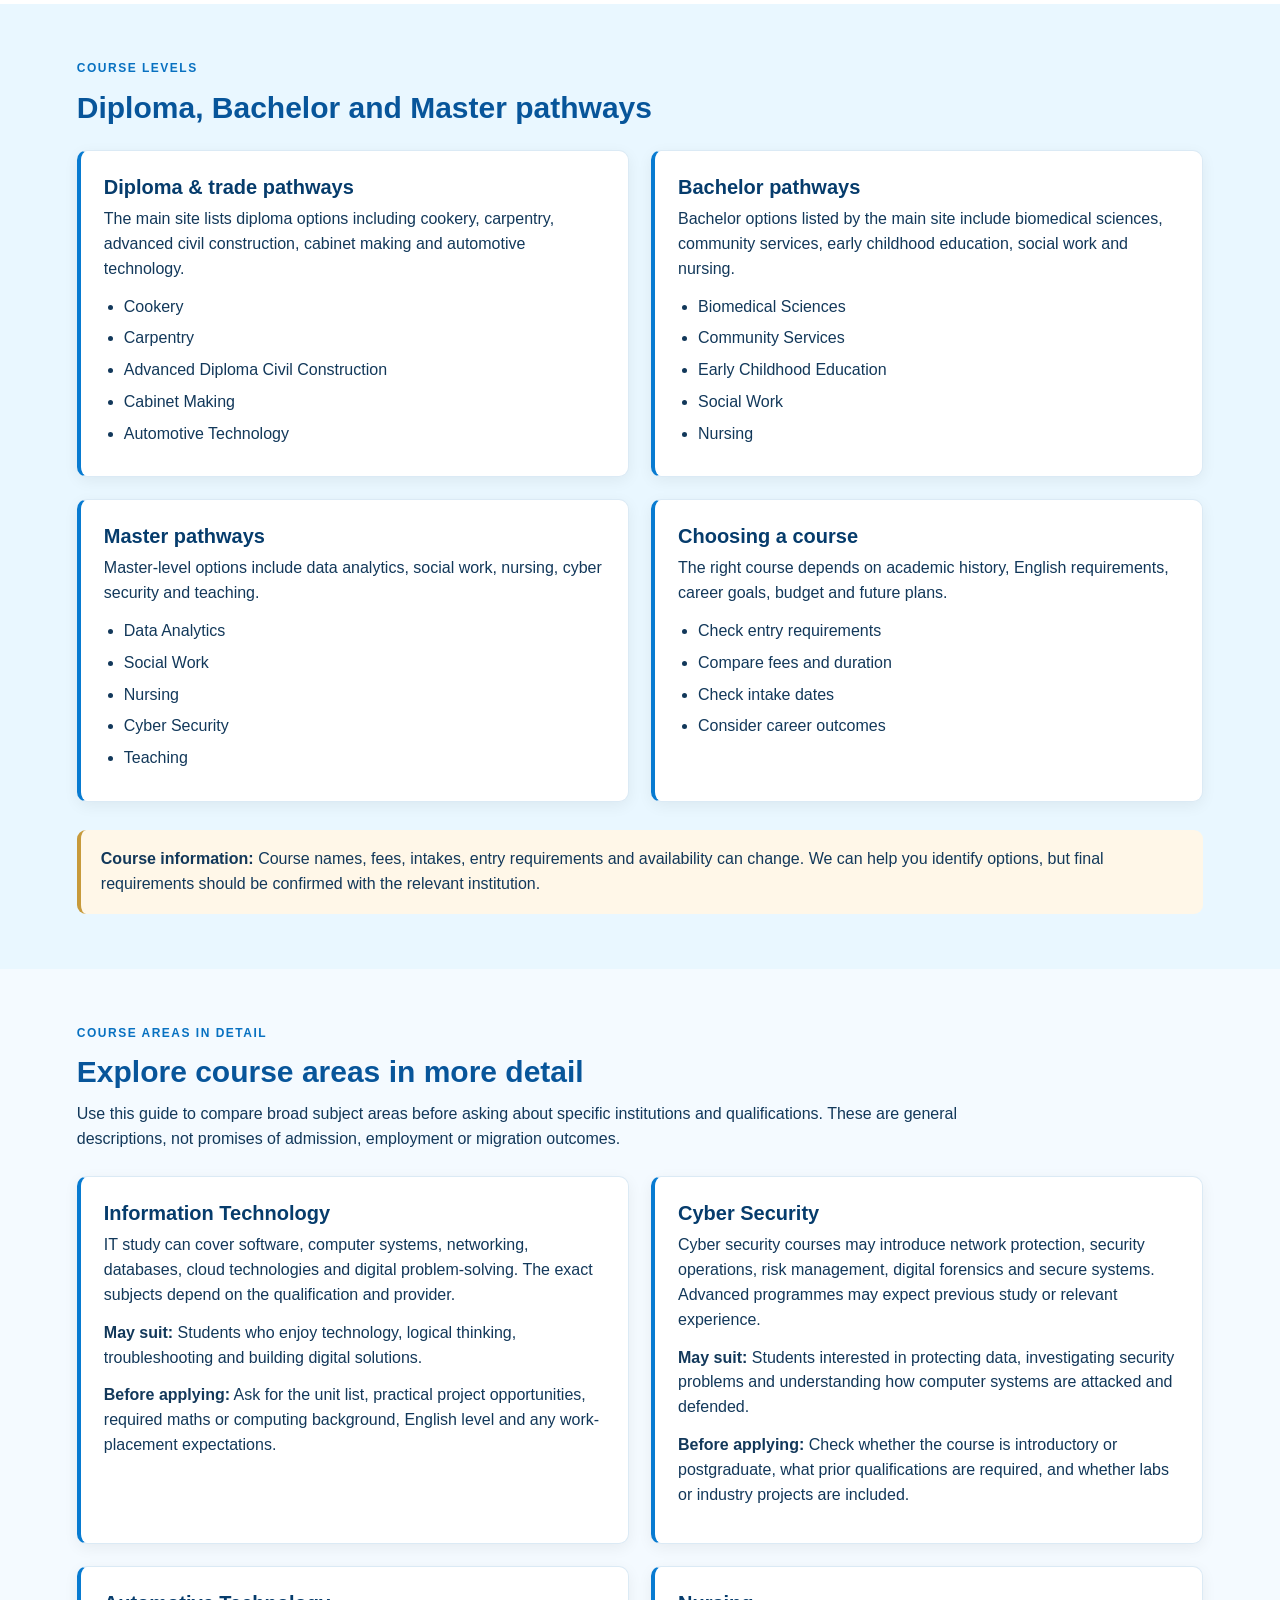
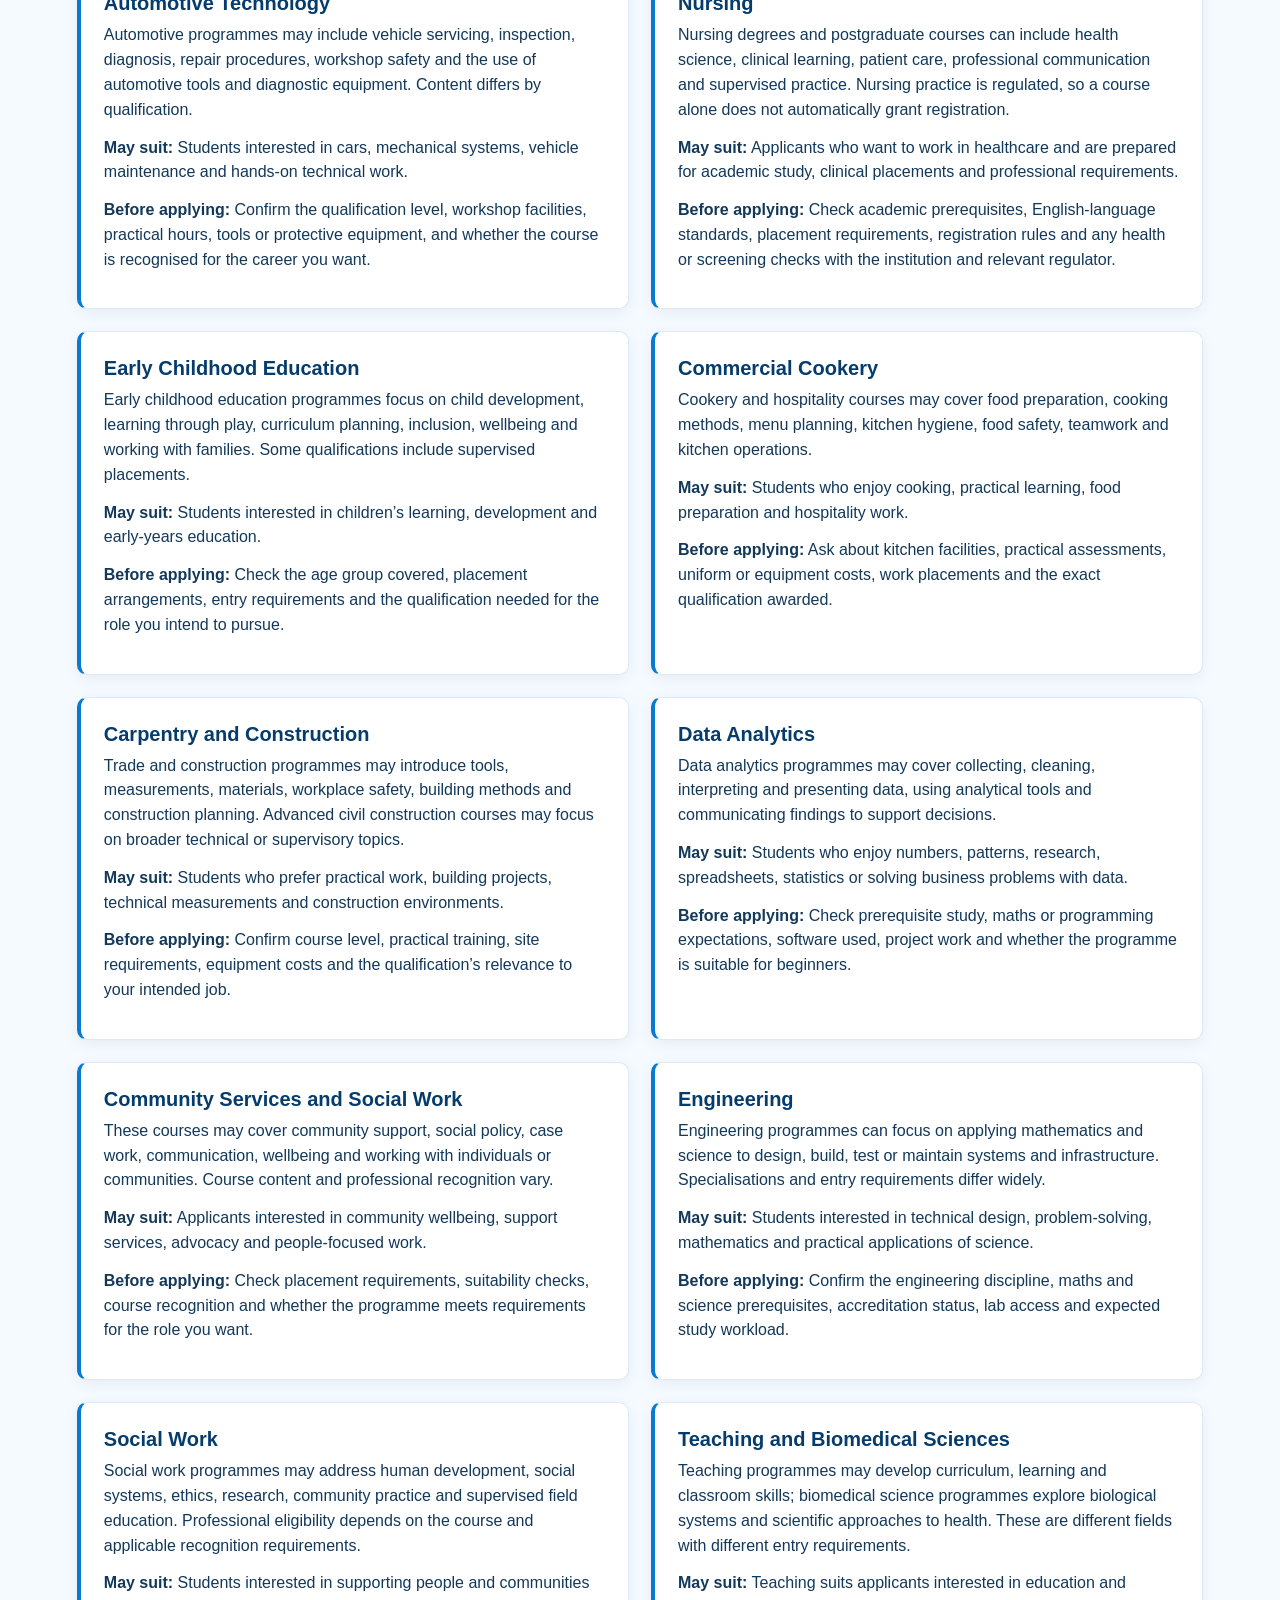
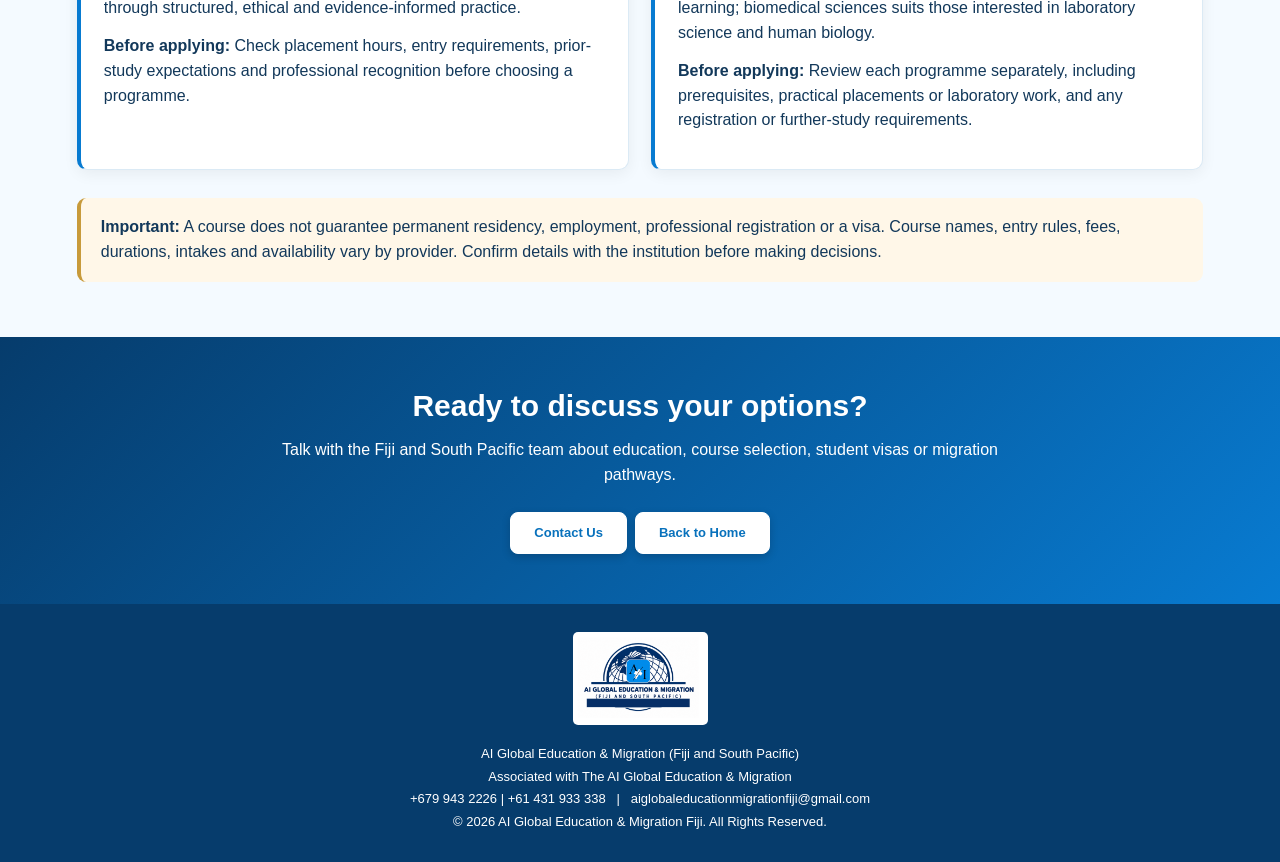
<file: courses.html>
<!DOCTYPE html>
<html lang="en"><head>
<meta charset="UTF-8"><meta name="viewport" content="width=device-width, initial-scale=1.0">
<meta name="google-site-verification" content="F2RoHPDT2e9G-u27owNcqdR9mxc5SGD-wRfbECBVooc" />
<title>Courses in Australia | AI Global Fiji</title><meta name="description" content="Explore diploma, bachelor and master course pathways including IT, engineering, nursing, automotive, cookery, community services, data analytics and cyber security."><meta name="robots" content="index, follow, max-image-preview:large">
<link rel="icon" type="image/png" href="./images/favicon.png">
<link rel="canonical" href="https://aiglobaleducationandmigration.com.fj/courses.html">
<link rel="stylesheet" href="style.css"><link rel="stylesheet" href="pages.css">
<link rel="stylesheet" href="https://cdnjs.cloudflare.com/ajax/libs/font-awesome/6.5.2/css/all.min.css">
</head><body>
<header class="page-header"><img src="images/banner.png" class="header-banner" alt="AI Global Education & Migration Fiji and South Pacific banner">
<div class="page-header-inner"><a class="page-logo" href="index.html"><img src="images/logo.png" alt="AI Global Education & Migration Fiji logo"></a>
<nav class="page-nav" aria-label="Main navigation"><a href="index.html">Home</a><a href="about.html">About</a><a href="services.html">Services</a><a href="courses.html" class="active" aria-current="page">Courses</a><a href="visas.html">Visas</a><a href="why-us.html">Why Choose Us</a><a href="faq.html">FAQs</a><a href="contact.html">Contact</a></nav>
<section class="page-hero"><p class="eyebrow">AI GLOBAL EDUCATION &amp; MIGRATION • FIJI &amp; SOUTH PACIFIC</p><h1>Courses & Study Pathways</h1><p>Explore course areas and study levels available through the wider AI Global education network for international students.</p></section></div></header>
<main class="page-main"><section class="page-section"><div class="content-wrap"><h2>Study options and course pathways</h2><p class="lead">Explore the study areas below, then compare the detailed course descriptions further down this page.</p><p class="lead">The AI Global website currently presents course pathways across PR-oriented study areas, diplomas, bachelor degrees and master degrees. Course availability depends on the institution, intake and individual eligibility.</p><div class="cards"><article class="card"><div class="card-icon"><i class="fa-solid fa-child"></i></div><h3>Early Childhood Education</h3><p>Study options in early childhood education, including pathways presented by the main site as PR-oriented options.</p></article><article class="card"><div class="card-icon"><i class="fa-solid fa-compass-drafting"></i></div><h3>Engineering</h3><p>Engineering and related technical study options for students interested in professional and technical careers.</p></article><article class="card"><div class="card-icon"><i class="fa-solid fa-laptop-code"></i></div><h3>Information Technology</h3><p>Information technology study including computing, data and cyber-related pathways.</p></article><article class="card"><div class="card-icon"><i class="fa-solid fa-user-nurse"></i></div><h3>Nursing</h3><p>Nursing pathways at undergraduate and postgraduate levels, subject to institution and registration requirements.</p></article><article class="card"><div class="card-icon"><i class="fa-solid fa-utensils"></i></div><h3>Commercial Cookery</h3><p>Cookery and hospitality-related study options, including diploma-level pathways.</p></article><article class="card"><div class="card-icon"><i class="fa-solid fa-hammer"></i></div><h3>Carpentry & Construction</h3><p>Trade and construction-related study including carpentry and advanced civil construction options.</p></article><article class="card"><div class="card-icon"><i class="fa-solid fa-car"></i></div><h3>Automotive Technology</h3><p>Automotive technology study for students interested in vehicle servicing, repair and automotive careers.</p></article><article class="card"><div class="card-icon"><i class="fa-solid fa-heart"></i></div><h3>Community Services & Social Work</h3><p>Community-focused bachelor and postgraduate study options listed by the main site.</p></article><article class="card"><div class="card-icon"><i class="fa-solid fa-chart-line"></i></div><h3>Data Analytics</h3><p>Postgraduate data analytics study for students interested in data-driven careers.</p></article><article class="card"><div class="card-icon"><i class="fa-solid fa-shield-halved"></i></div><h3>Cyber Security</h3><p>Postgraduate cyber security study for students building careers in information security.</p></article><article class="card"><div class="card-icon"><i class="fa-solid fa-chalkboard-user"></i></div><h3>Teaching</h3><p>Education and teaching pathways, including early childhood and master-level teaching options.</p></article><article class="card"><div class="card-icon"><i class="fa-solid fa-flask"></i></div><h3>Biomedical Sciences</h3><p>Bachelor-level biomedical sciences as one of the study areas presented by the main organisation.</p></article></div></div></section><section class="page-section blue"><div class="content-wrap"><p class="eyebrow-dark">COURSE LEVELS</p><h2>Diploma, Bachelor and Master pathways</h2><div class="detail-grid"><article class="detail-box"><h3>Diploma & trade pathways</h3><p>The main site lists diploma options including cookery, carpentry, advanced civil construction, cabinet making and automotive technology.</p><ul><li>Cookery</li><li>Carpentry</li><li>Advanced Diploma Civil Construction</li><li>Cabinet Making</li><li>Automotive Technology</li></ul></article><article class="detail-box"><h3>Bachelor pathways</h3><p>Bachelor options listed by the main site include biomedical sciences, community services, early childhood education, social work and nursing.</p><ul><li>Biomedical Sciences</li><li>Community Services</li><li>Early Childhood Education</li><li>Social Work</li><li>Nursing</li></ul></article><article class="detail-box"><h3>Master pathways</h3><p>Master-level options include data analytics, social work, nursing, cyber security and teaching.</p><ul><li>Data Analytics</li><li>Social Work</li><li>Nursing</li><li>Cyber Security</li><li>Teaching</li></ul></article><article class="detail-box"><h3>Choosing a course</h3><p>The right course depends on academic history, English requirements, career goals, budget and future plans.</p><ul><li>Check entry requirements</li><li>Compare fees and duration</li><li>Check intake dates</li><li>Consider career outcomes</li></ul></article></div><div class="notice"><strong>Course information:</strong> Course names, fees, intakes, entry requirements and availability can change. We can help you identify options, but final requirements should be confirmed with the relevant institution.</div></div></section><section class="page-section alt" id="course-details"><div class="content-wrap"><p class="eyebrow-dark">COURSE AREAS IN DETAIL</p><h2>Explore course areas in more detail</h2><p class="lead">Use this guide to compare broad subject areas before asking about specific institutions and qualifications. These are general descriptions, not promises of admission, employment or migration outcomes.</p><div class="detail-grid"><article class="detail-box" id="course-1"><h3>Information Technology</h3><p>IT study can cover software, computer systems, networking, databases, cloud technologies and digital problem-solving. The exact subjects depend on the qualification and provider.</p><p><strong>May suit:</strong> Students who enjoy technology, logical thinking, troubleshooting and building digital solutions.</p><p><strong>Before applying:</strong> Ask for the unit list, practical project opportunities, required maths or computing background, English level and any work-placement expectations.</p></article><article class="detail-box" id="course-2"><h3>Cyber Security</h3><p>Cyber security courses may introduce network protection, security operations, risk management, digital forensics and secure systems. Advanced programmes may expect previous study or relevant experience.</p><p><strong>May suit:</strong> Students interested in protecting data, investigating security problems and understanding how computer systems are attacked and defended.</p><p><strong>Before applying:</strong> Check whether the course is introductory or postgraduate, what prior qualifications are required, and whether labs or industry projects are included.</p></article><article class="detail-box" id="course-3"><h3>Automotive Technology</h3><p>Automotive programmes may include vehicle servicing, inspection, diagnosis, repair procedures, workshop safety and the use of automotive tools and diagnostic equipment. Content differs by qualification.</p><p><strong>May suit:</strong> Students interested in cars, mechanical systems, vehicle maintenance and hands-on technical work.</p><p><strong>Before applying:</strong> Confirm the qualification level, workshop facilities, practical hours, tools or protective equipment, and whether the course is recognised for the career you want.</p></article><article class="detail-box" id="course-4"><h3>Nursing</h3><p>Nursing degrees and postgraduate courses can include health science, clinical learning, patient care, professional communication and supervised practice. Nursing practice is regulated, so a course alone does not automatically grant registration.</p><p><strong>May suit:</strong> Applicants who want to work in healthcare and are prepared for academic study, clinical placements and professional requirements.</p><p><strong>Before applying:</strong> Check academic prerequisites, English-language standards, placement requirements, registration rules and any health or screening checks with the institution and relevant regulator.</p></article><article class="detail-box" id="course-5"><h3>Early Childhood Education</h3><p>Early childhood education programmes focus on child development, learning through play, curriculum planning, inclusion, wellbeing and working with families. Some qualifications include supervised placements.</p><p><strong>May suit:</strong> Students interested in children’s learning, development and early-years education.</p><p><strong>Before applying:</strong> Check the age group covered, placement arrangements, entry requirements and the qualification needed for the role you intend to pursue.</p></article><article class="detail-box" id="course-6"><h3>Commercial Cookery</h3><p>Cookery and hospitality courses may cover food preparation, cooking methods, menu planning, kitchen hygiene, food safety, teamwork and kitchen operations.</p><p><strong>May suit:</strong> Students who enjoy cooking, practical learning, food preparation and hospitality work.</p><p><strong>Before applying:</strong> Ask about kitchen facilities, practical assessments, uniform or equipment costs, work placements and the exact qualification awarded.</p></article><article class="detail-box" id="course-7"><h3>Carpentry and Construction</h3><p>Trade and construction programmes may introduce tools, measurements, materials, workplace safety, building methods and construction planning. Advanced civil construction courses may focus on broader technical or supervisory topics.</p><p><strong>May suit:</strong> Students who prefer practical work, building projects, technical measurements and construction environments.</p><p><strong>Before applying:</strong> Confirm course level, practical training, site requirements, equipment costs and the qualification’s relevance to your intended job.</p></article><article class="detail-box" id="course-8"><h3>Data Analytics</h3><p>Data analytics programmes may cover collecting, cleaning, interpreting and presenting data, using analytical tools and communicating findings to support decisions.</p><p><strong>May suit:</strong> Students who enjoy numbers, patterns, research, spreadsheets, statistics or solving business problems with data.</p><p><strong>Before applying:</strong> Check prerequisite study, maths or programming expectations, software used, project work and whether the programme is suitable for beginners.</p></article><article class="detail-box" id="course-9"><h3>Community Services and Social Work</h3><p>These courses may cover community support, social policy, case work, communication, wellbeing and working with individuals or communities. Course content and professional recognition vary.</p><p><strong>May suit:</strong> Applicants interested in community wellbeing, support services, advocacy and people-focused work.</p><p><strong>Before applying:</strong> Check placement requirements, suitability checks, course recognition and whether the programme meets requirements for the role you want.</p></article><article class="detail-box" id="course-10"><h3>Engineering</h3><p>Engineering programmes can focus on applying mathematics and science to design, build, test or maintain systems and infrastructure. Specialisations and entry requirements differ widely.</p><p><strong>May suit:</strong> Students interested in technical design, problem-solving, mathematics and practical applications of science.</p><p><strong>Before applying:</strong> Confirm the engineering discipline, maths and science prerequisites, accreditation status, lab access and expected study workload.</p></article><article class="detail-box" id="course-11"><h3>Social Work</h3><p>Social work programmes may address human development, social systems, ethics, research, community practice and supervised field education. Professional eligibility depends on the course and applicable recognition requirements.</p><p><strong>May suit:</strong> Students interested in supporting people and communities through structured, ethical and evidence-informed practice.</p><p><strong>Before applying:</strong> Check placement hours, entry requirements, prior-study expectations and professional recognition before choosing a programme.</p></article><article class="detail-box" id="course-12"><h3>Teaching and Biomedical Sciences</h3><p>Teaching programmes may develop curriculum, learning and classroom skills; biomedical science programmes explore biological systems and scientific approaches to health. These are different fields with different entry requirements.</p><p><strong>May suit:</strong> Teaching suits applicants interested in education and learning; biomedical sciences suits those interested in laboratory science and human biology.</p><p><strong>Before applying:</strong> Review each programme separately, including prerequisites, practical placements or laboratory work, and any registration or further-study requirements.</p></article></div><div class="notice"><strong>Important:</strong> A course does not guarantee permanent residency, employment, professional registration or a visa. Course names, entry rules, fees, durations, intakes and availability vary by provider. Confirm details with the institution before making decisions.</div></div></section></main><section class="cta"><h2>Ready to discuss your options?</h2><p>Talk with the Fiji and South Pacific team about education, course selection, student visas or migration pathways.</p><a class="button" href="contact.html">Contact Us</a><a class="button" href="index.html">Back to Home</a></section>
<footer class="page-footer"><a href="index.html"><img src="images/logo.png" alt="AI Global Education & Migration"></a><p>AI Global Education &amp; Migration (Fiji and South Pacific)</P><p>Associated with The AI Global Education &amp; Migration</p><p>+679 943 2226 | +61 431 933 338 &nbsp; | &nbsp; aiglobaleducationmigrationfiji@gmail.com</p><p>© 2026 AI Global Education &amp; Migration Fiji. All Rights Reserved.</p></footer>
</body>
</html>
</file>
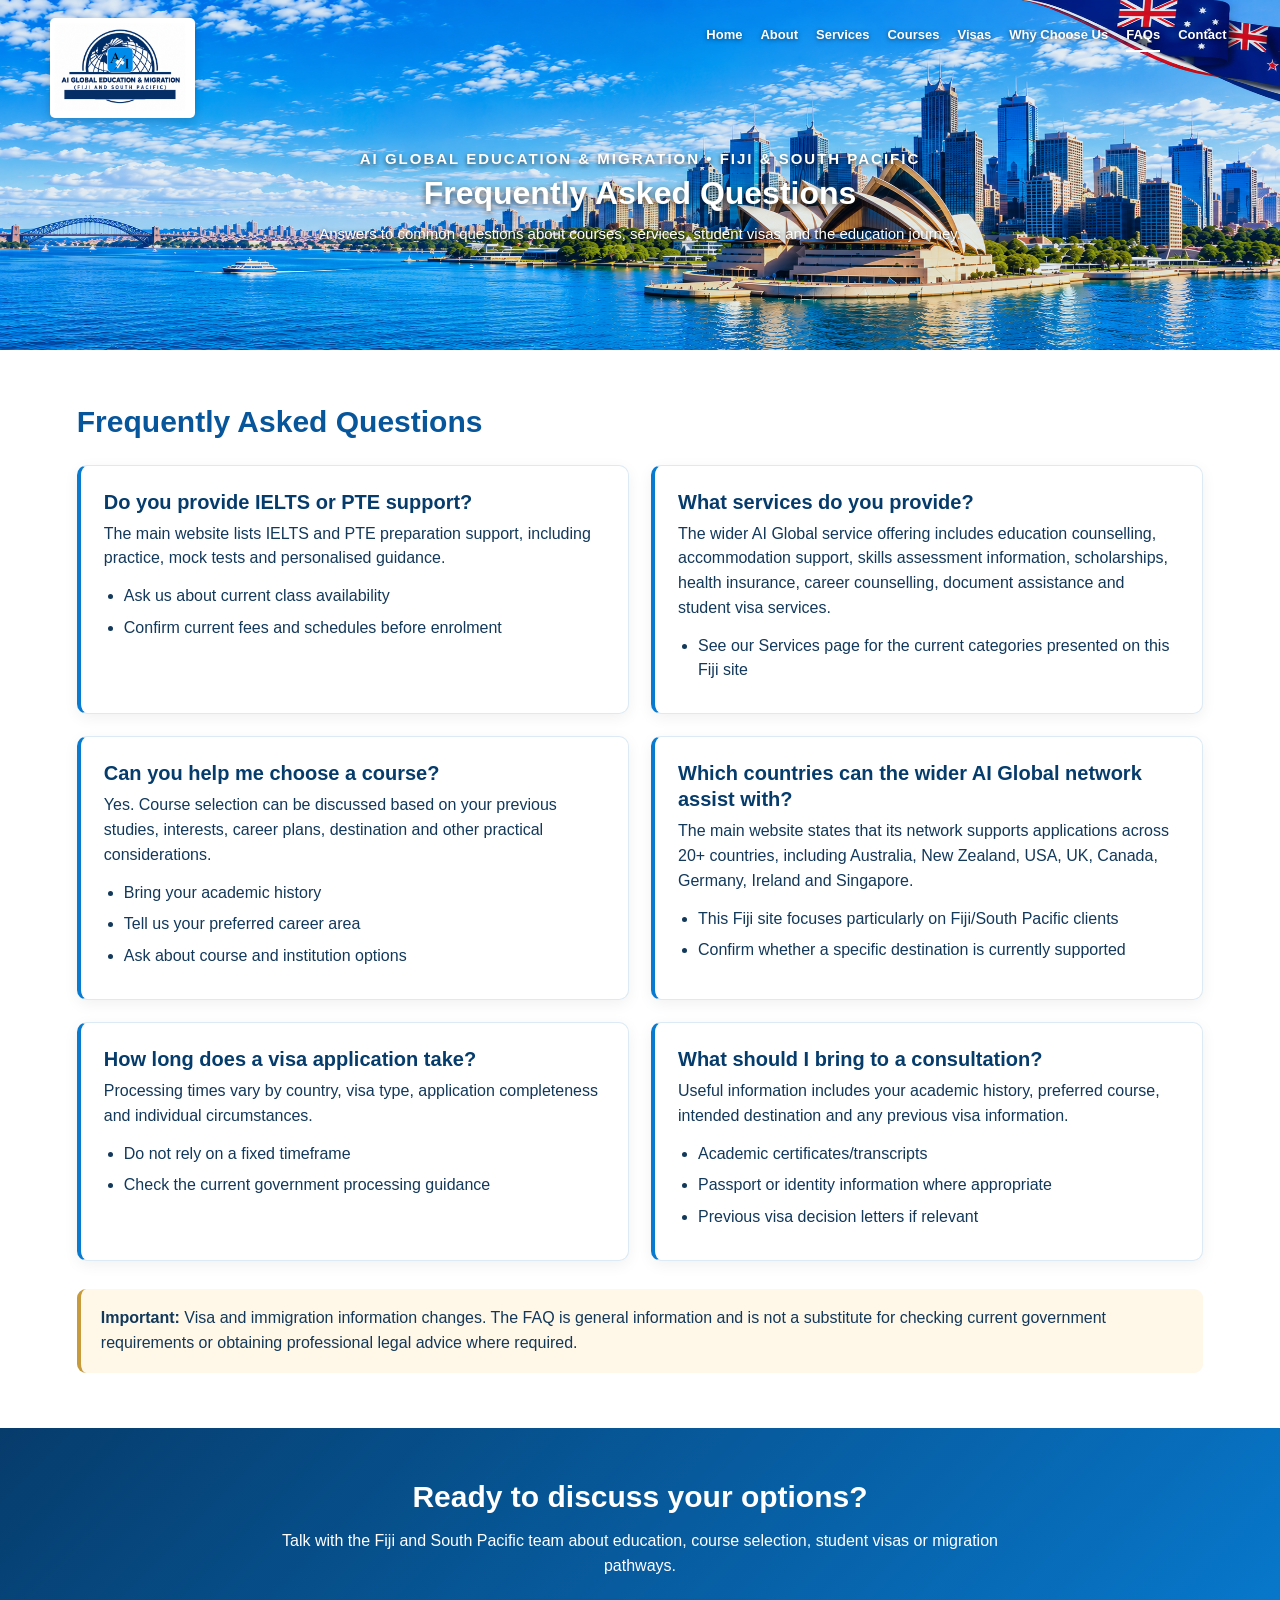
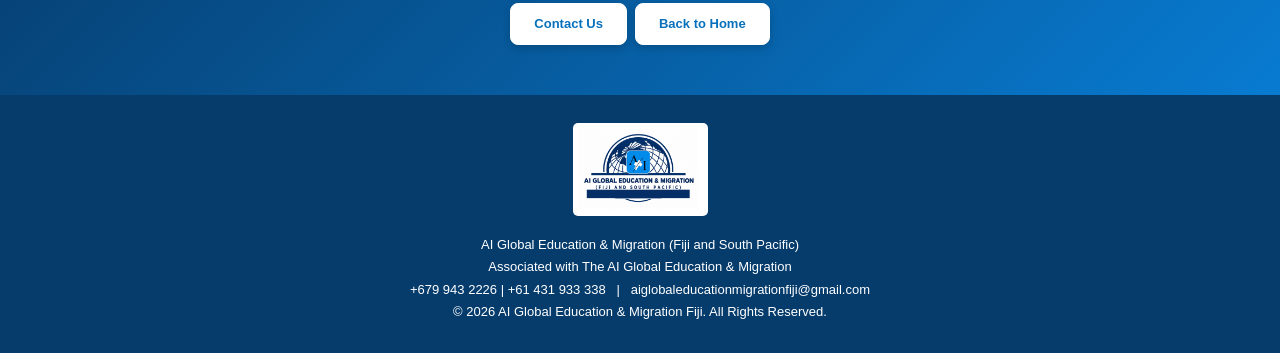
<file: faq.html>
<!DOCTYPE html>
<html lang="en"><head>
<meta charset="UTF-8"><meta name="viewport" content="width=device-width, initial-scale=1.0">
<meta name="google-site-verification" content="F2RoHPDT2e9G-u27owNcqdR9mxc5SGD-wRfbECBVooc" />
<title>FAQ | AI Global Education & Migration Fiji</title><meta name="description" content="Frequently asked questions about education counselling, courses, IELTS and PTE support, student visas and migration services in Fiji."><meta name="robots" content="index, follow, max-image-preview:large">
<link rel="icon" type="image/png" href="./images/favicon.png">
<link rel="canonical" href="https://aiglobaleducationandmigration.com.fj/faq.html">
<link rel="stylesheet" href="style.css"><link rel="stylesheet" href="pages.css">
<link rel="stylesheet" href="https://cdnjs.cloudflare.com/ajax/libs/font-awesome/6.5.2/css/all.min.css">
</head><body>
<header class="page-header"><img src="images/banner.png" class="header-banner" alt="AI Global Education & Migration Fiji and South Pacific banner">
<div class="page-header-inner"><a class="page-logo" href="index.html"><img src="images/logo.png" alt="AI Global Education & Migration Fiji logo"></a>
<nav class="page-nav" aria-label="Main navigation"><a href="index.html">Home</a><a href="about.html">About</a><a href="services.html">Services</a><a href="courses.html">Courses</a><a href="visas.html">Visas</a><a href="why-us.html">Why Choose Us</a><a href="faq.html" class="active" aria-current="page">FAQs</a><a href="contact.html">Contact</a></nav>
<section class="page-hero"><p class="eyebrow">AI GLOBAL EDUCATION &amp; MIGRATION • FIJI &amp; SOUTH PACIFIC</p><h1>Frequently Asked Questions</h1><p>Answers to common questions about courses, services, student visas and the education journey.</p></section></div></header>
<main class="page-main"><section class="page-section"><div class="content-wrap"><h2>Frequently Asked Questions</h2><div class="detail-grid"><article class="detail-box"><h3>Do you provide IELTS or PTE support?</h3><p>The main website lists IELTS and PTE preparation support, including practice, mock tests and personalised guidance.</p><ul><li>Ask us about current class availability</li><li>Confirm current fees and schedules before enrolment</li></ul></article><article class="detail-box"><h3>What services do you provide?</h3><p>The wider AI Global service offering includes education counselling, accommodation support, skills assessment information, scholarships, health insurance, career counselling, document assistance and student visa services.</p><ul><li>See our Services page for the current categories presented on this Fiji site</li></ul></article><article class="detail-box"><h3>Can you help me choose a course?</h3><p>Yes. Course selection can be discussed based on your previous studies, interests, career plans, destination and other practical considerations.</p><ul><li>Bring your academic history</li><li>Tell us your preferred career area</li><li>Ask about course and institution options</li></ul></article><article class="detail-box"><h3>Which countries can the wider AI Global network assist with?</h3><p>The main website states that its network supports applications across 20+ countries, including Australia, New Zealand, USA, UK, Canada, Germany, Ireland and Singapore.</p><ul><li>This Fiji site focuses particularly on Fiji/South Pacific clients</li><li>Confirm whether a specific destination is currently supported</li></ul></article><article class="detail-box"><h3>How long does a visa application take?</h3><p>Processing times vary by country, visa type, application completeness and individual circumstances.</p><ul><li>Do not rely on a fixed timeframe</li><li>Check the current government processing guidance</li></ul></article><article class="detail-box"><h3>What should I bring to a consultation?</h3><p>Useful information includes your academic history, preferred course, intended destination and any previous visa information.</p><ul><li>Academic certificates/transcripts</li><li>Passport or identity information where appropriate</li><li>Previous visa decision letters if relevant</li></ul></article></div><div class="notice"><strong>Important:</strong> Visa and immigration information changes. The FAQ is general information and is not a substitute for checking current government requirements or obtaining professional legal advice where required.</div></div></section></main><section class="cta"><h2>Ready to discuss your options?</h2><p>Talk with the Fiji and South Pacific team about education, course selection, student visas or migration pathways.</p><a class="button" href="contact.html">Contact Us</a><a class="button" href="index.html">Back to Home</a></section>
<footer class="page-footer"><a href="index.html"><img src="images/logo.png" alt="AI Global Education & Migration"></a><p>AI Global Education &amp; Migration (Fiji and South Pacific)</P><p>Associated with The AI Global Education &amp; Migration</p><p>+679 943 2226 | +61 431 933 338 &nbsp; | &nbsp; aiglobaleducationmigrationfiji@gmail.com</p><p>© 2026 AI Global Education &amp; Migration Fiji. All Rights Reserved.</p></footer>
</body>
</html>
</file>
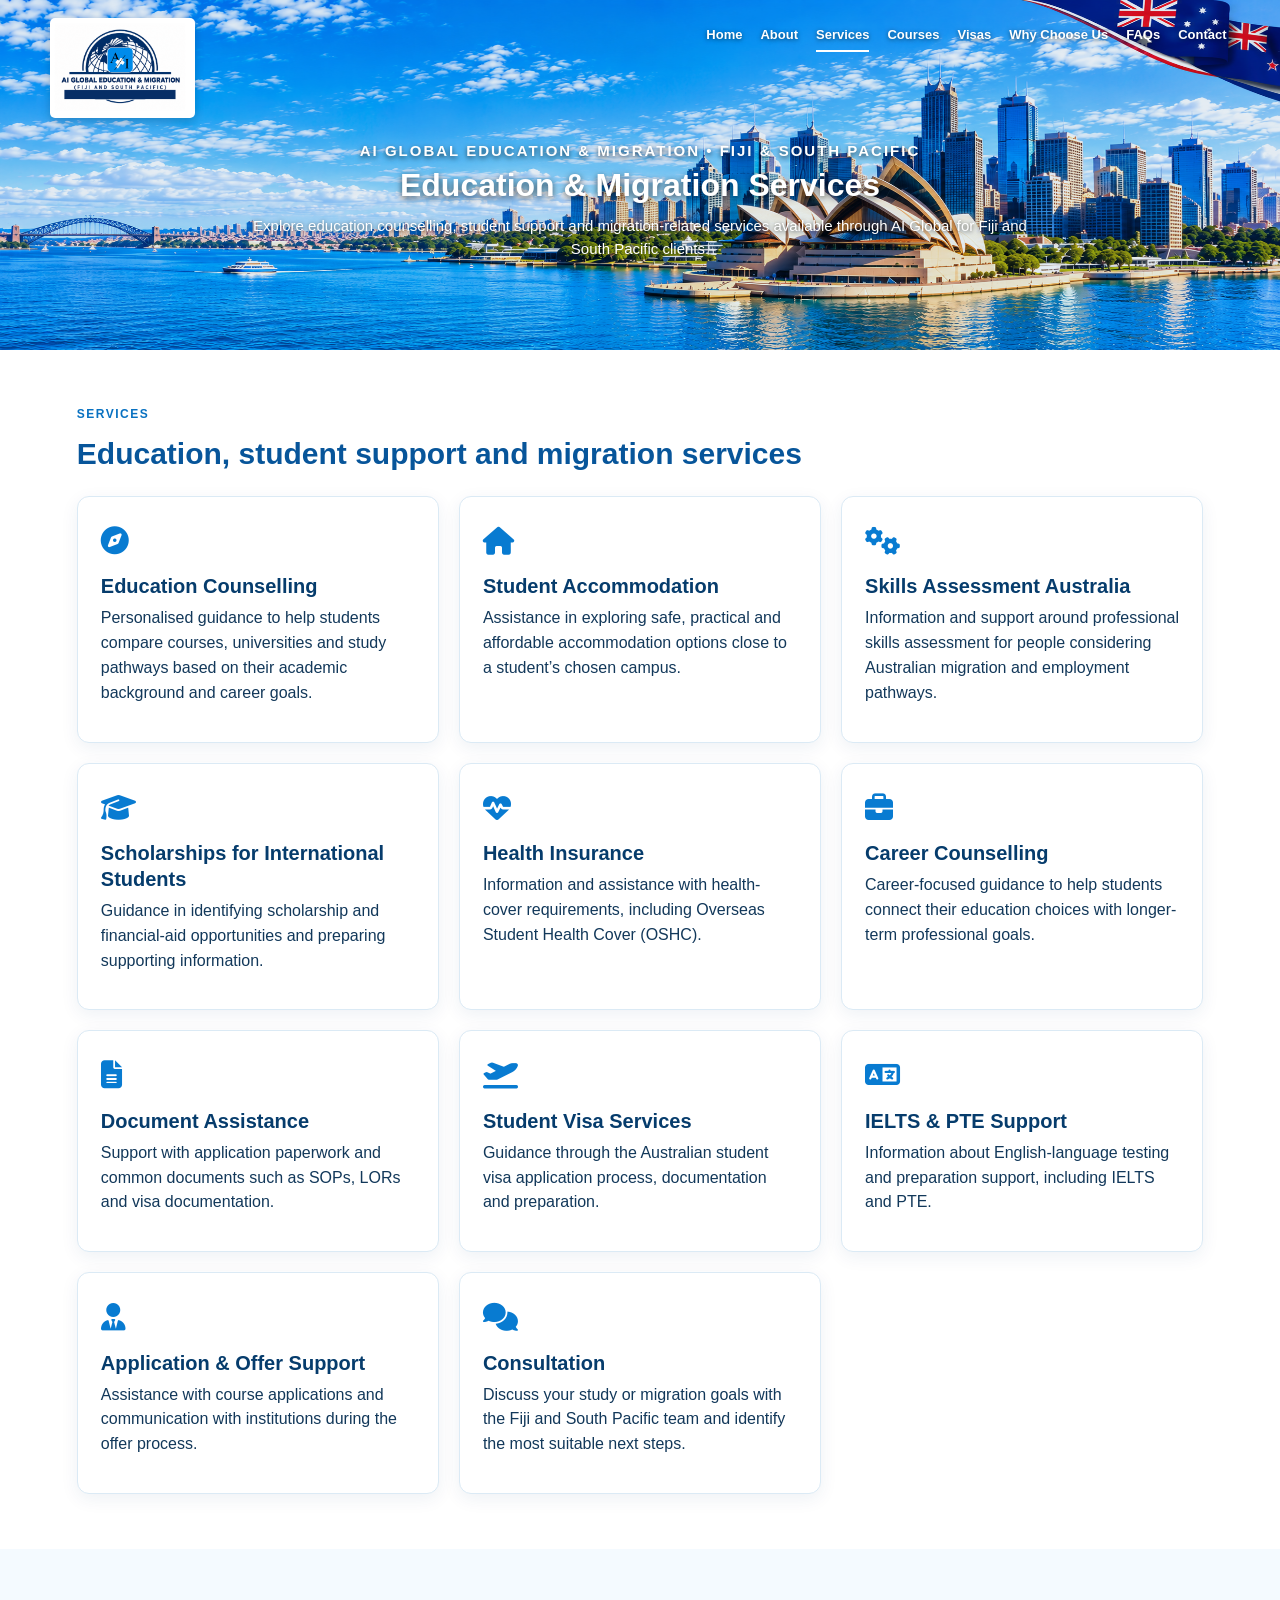
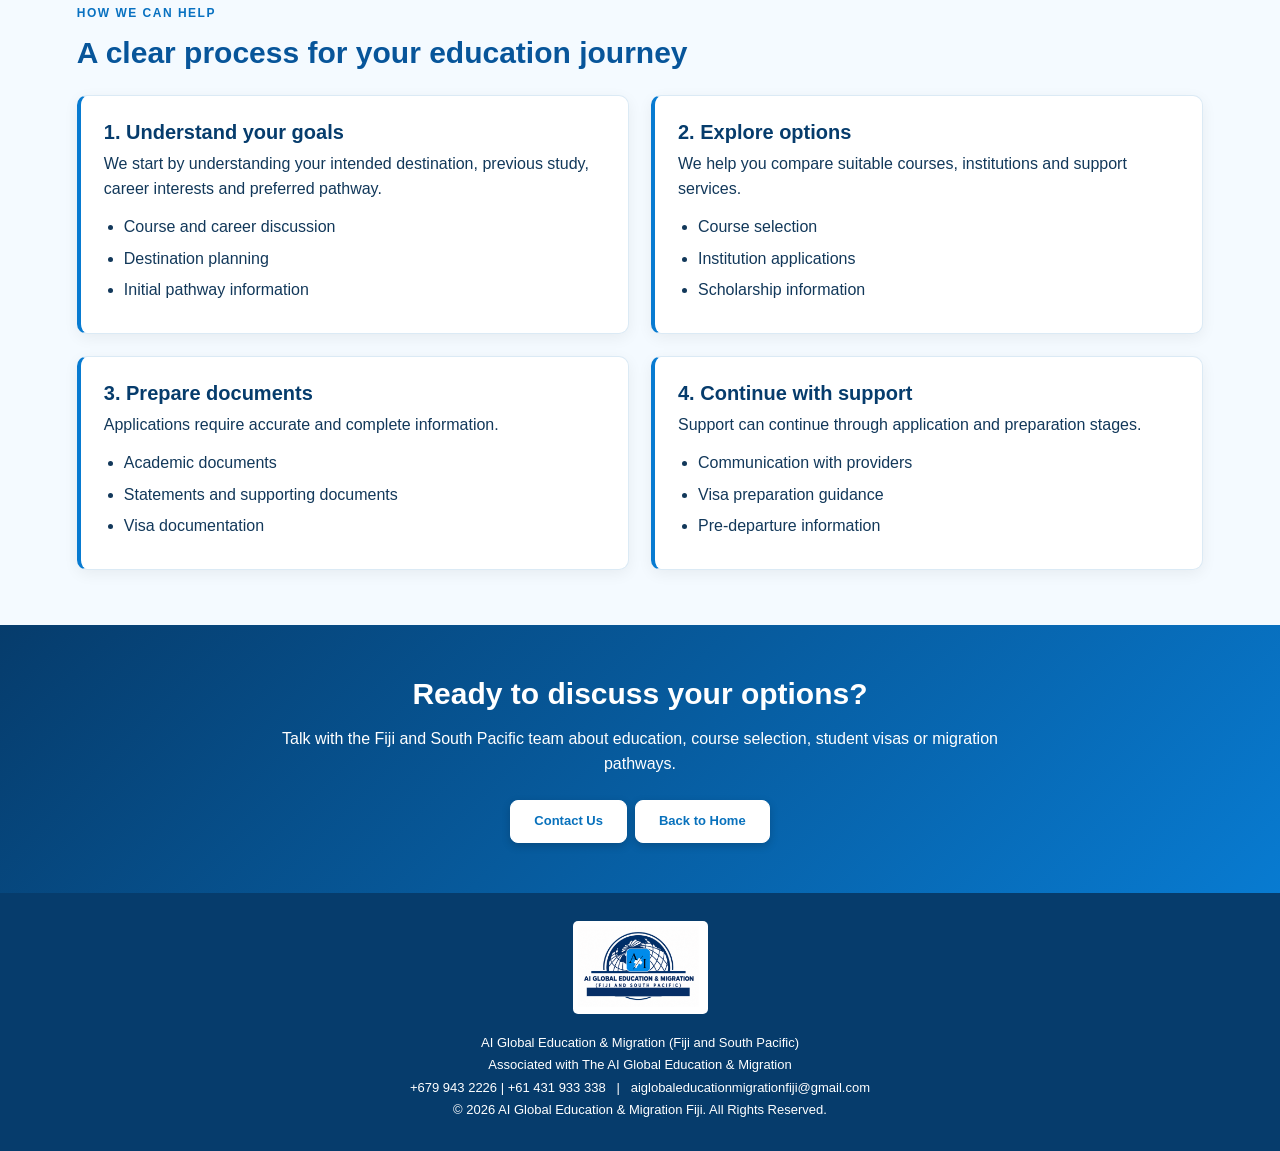
<file: services.html>
<!DOCTYPE html>
<html lang="en"><head>
<meta charset="UTF-8"><meta name="viewport" content="width=device-width, initial-scale=1.0">
<meta name="google-site-verification" content="F2RoHPDT2e9G-u27owNcqdR9mxc5SGD-wRfbECBVooc" />
<title>Education & Migration Services Fiji | AI Global</title><meta name="description" content="Explore education counselling, accommodation, skills assessment, scholarships, health insurance, career counselling, document assistance and student visa support in Fiji."><meta name="robots" content="index, follow, max-image-preview:large">
<link rel="icon" type="image/png" href="./images/favicon.png">
<link rel="canonical" href="https://aiglobaleducationandmigration.com.fj/services.html">
<link rel="stylesheet" href="style.css"><link rel="stylesheet" href="pages.css">
<link rel="stylesheet" href="https://cdnjs.cloudflare.com/ajax/libs/font-awesome/6.5.2/css/all.min.css">
</head><body>
<header class="page-header"><img src="images/banner.png" class="header-banner" alt="AI Global Education & Migration Fiji and South Pacific banner">
<div class="page-header-inner"><a class="page-logo" href="index.html"><img src="images/logo.png" alt="AI Global Education & Migration Fiji logo"></a>
<nav class="page-nav" aria-label="Main navigation"><a href="index.html">Home</a><a href="about.html">About</a><a href="services.html" class="active" aria-current="page">Services</a><a href="courses.html">Courses</a><a href="visas.html">Visas</a><a href="why-us.html">Why Choose Us</a><a href="faq.html">FAQs</a><a href="contact.html">Contact</a></nav>
<section class="page-hero"><p class="eyebrow">AI GLOBAL EDUCATION &amp; MIGRATION • FIJI &amp; SOUTH PACIFIC</p><h1>Education & Migration Services</h1><p>Explore education counselling, student support and migration-related services available through AI Global for Fiji and South Pacific clients.</p></section></div></header>
<main class="page-main"><section class="page-section"><div class="content-wrap"><p class="eyebrow-dark">SERVICES</p><h2>Education, student support and migration services</h2><div class="cards"><article class="card"><div class="card-icon"><i class="fa-solid fa-compass"></i></div><h3>Education Counselling</h3><p>Personalised guidance to help students compare courses, universities and study pathways based on their academic background and career goals.</p></article><article class="card"><div class="card-icon"><i class="fa-solid fa-house"></i></div><h3>Student Accommodation</h3><p>Assistance in exploring safe, practical and affordable accommodation options close to a student’s chosen campus.</p></article><article class="card"><div class="card-icon"><i class="fa-solid fa-gears"></i></div><h3>Skills Assessment Australia</h3><p>Information and support around professional skills assessment for people considering Australian migration and employment pathways.</p></article><article class="card"><div class="card-icon"><i class="fa-solid fa-graduation-cap"></i></div><h3>Scholarships for International Students</h3><p>Guidance in identifying scholarship and financial-aid opportunities and preparing supporting information.</p></article><article class="card"><div class="card-icon"><i class="fa-solid fa-heart-pulse"></i></div><h3>Health Insurance</h3><p>Information and assistance with health-cover requirements, including Overseas Student Health Cover (OSHC).</p></article><article class="card"><div class="card-icon"><i class="fa-solid fa-briefcase"></i></div><h3>Career Counselling</h3><p>Career-focused guidance to help students connect their education choices with longer-term professional goals.</p></article><article class="card"><div class="card-icon"><i class="fa-solid fa-file-lines"></i></div><h3>Document Assistance</h3><p>Support with application paperwork and common documents such as SOPs, LORs and visa documentation.</p></article><article class="card"><div class="card-icon"><i class="fa-solid fa-plane-departure"></i></div><h3>Student Visa Services</h3><p>Guidance through the Australian student visa application process, documentation and preparation.</p></article><article class="card"><div class="card-icon"><i class="fa-solid fa-language"></i></div><h3>IELTS & PTE Support</h3><p>Information about English-language testing and preparation support, including IELTS and PTE.</p></article><article class="card"><div class="card-icon"><i class="fa-solid fa-user-tie"></i></div><h3>Application & Offer Support</h3><p>Assistance with course applications and communication with institutions during the offer process.</p></article><article class="card"><div class="card-icon"><i class="fa-solid fa-comments"></i></div><h3>Consultation</h3><p>Discuss your study or migration goals with the Fiji and South Pacific team and identify the most suitable next steps.</p></article></div></div></section><section class="page-section alt"><div class="content-wrap"><p class="eyebrow-dark">HOW WE CAN HELP</p><h2>A clear process for your education journey</h2><div class="detail-grid"><article class="detail-box"><h3>1. Understand your goals</h3><p>We start by understanding your intended destination, previous study, career interests and preferred pathway.</p><ul><li>Course and career discussion</li><li>Destination planning</li><li>Initial pathway information</li></ul></article><article class="detail-box"><h3>2. Explore options</h3><p>We help you compare suitable courses, institutions and support services.</p><ul><li>Course selection</li><li>Institution applications</li><li>Scholarship information</li></ul></article><article class="detail-box"><h3>3. Prepare documents</h3><p>Applications require accurate and complete information.</p><ul><li>Academic documents</li><li>Statements and supporting documents</li><li>Visa documentation</li></ul></article><article class="detail-box"><h3>4. Continue with support</h3><p>Support can continue through application and preparation stages.</p><ul><li>Communication with providers</li><li>Visa preparation guidance</li><li>Pre-departure information</li></ul></article></div></div></section></main><section class="cta"><h2>Ready to discuss your options?</h2><p>Talk with the Fiji and South Pacific team about education, course selection, student visas or migration pathways.</p><a class="button" href="contact.html">Contact Us</a><a class="button" href="index.html">Back to Home</a></section>
<footer class="page-footer"><a href="index.html"><img src="images/logo.png" alt="AI Global Education & Migration"></a><p>AI Global Education &amp; Migration (Fiji and South Pacific)</P><p>Associated with The AI Global Education &amp; Migration</p><p>+679 943 2226 | +61 431 933 338 &nbsp; | &nbsp; aiglobaleducationmigrationfiji@gmail.com</p><p>© 2026 AI Global Education &amp; Migration Fiji. All Rights Reserved.</p></footer>
</body></html>
</file>
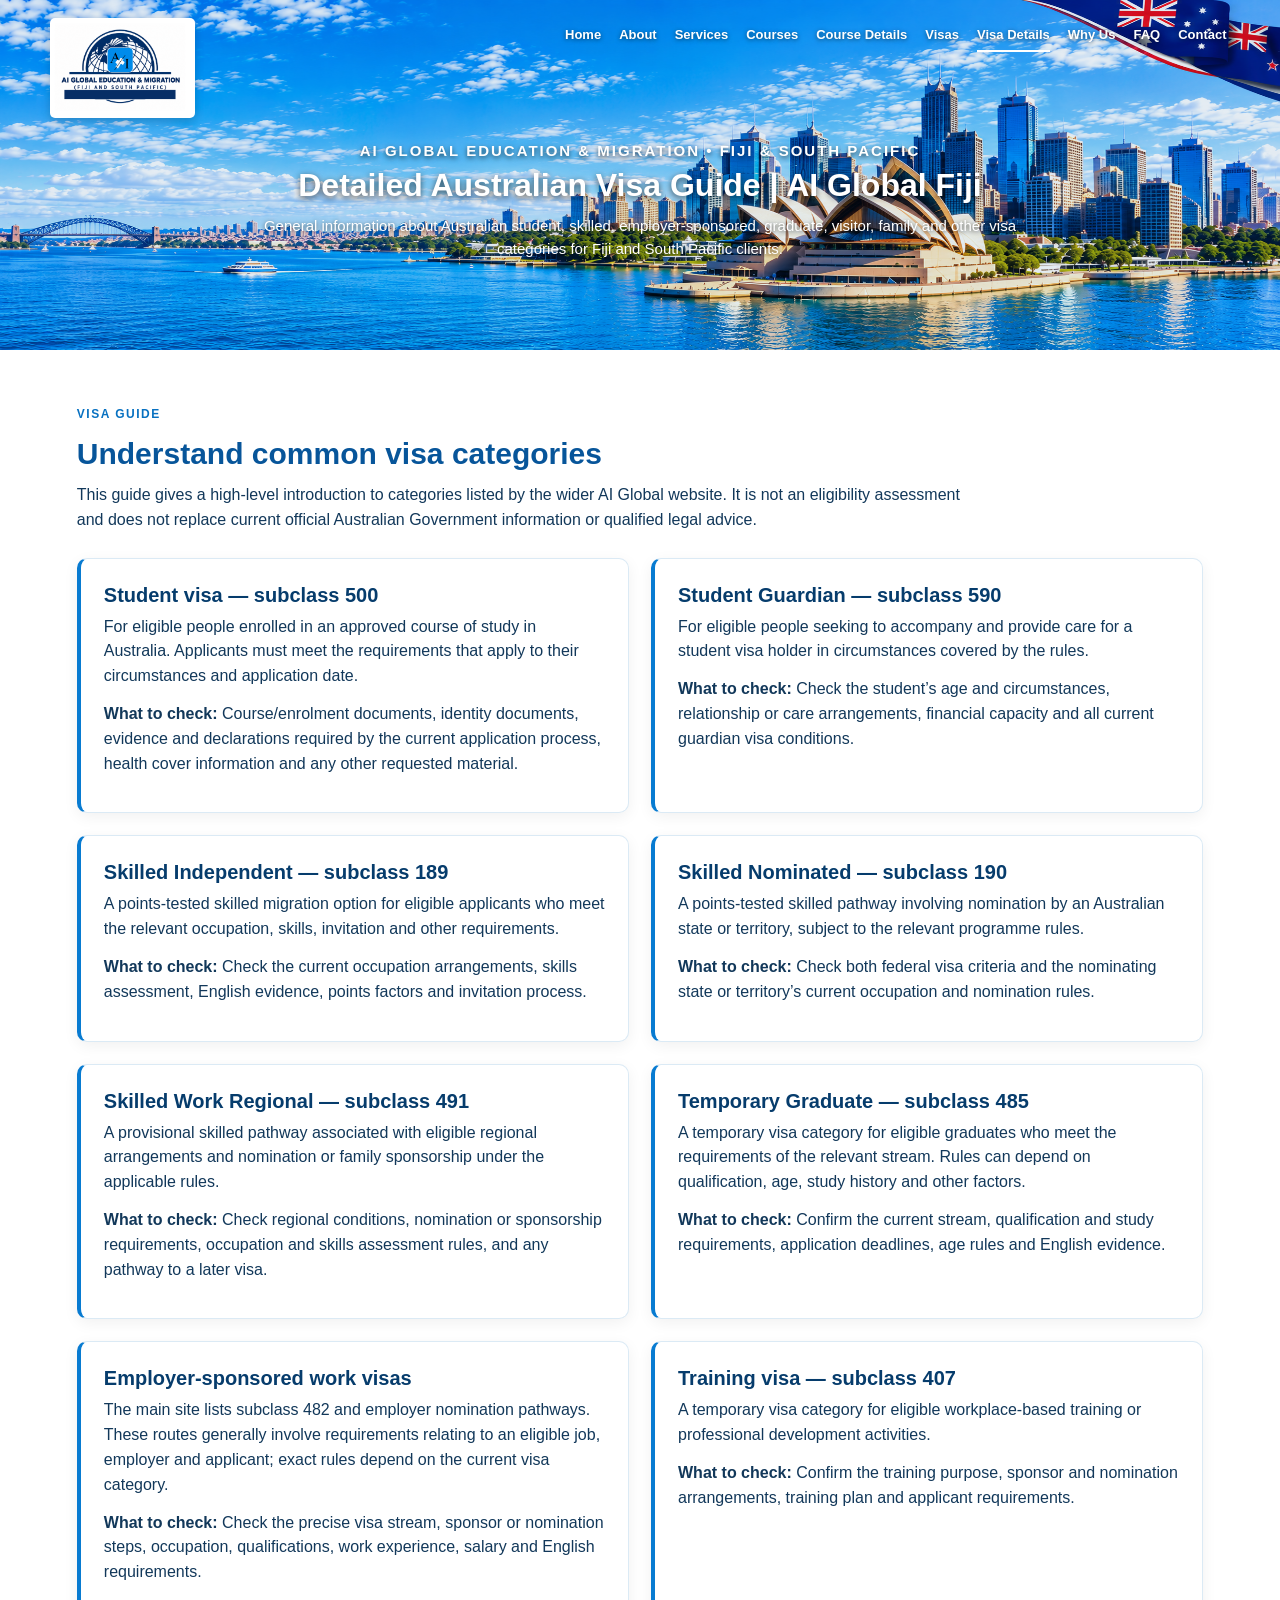
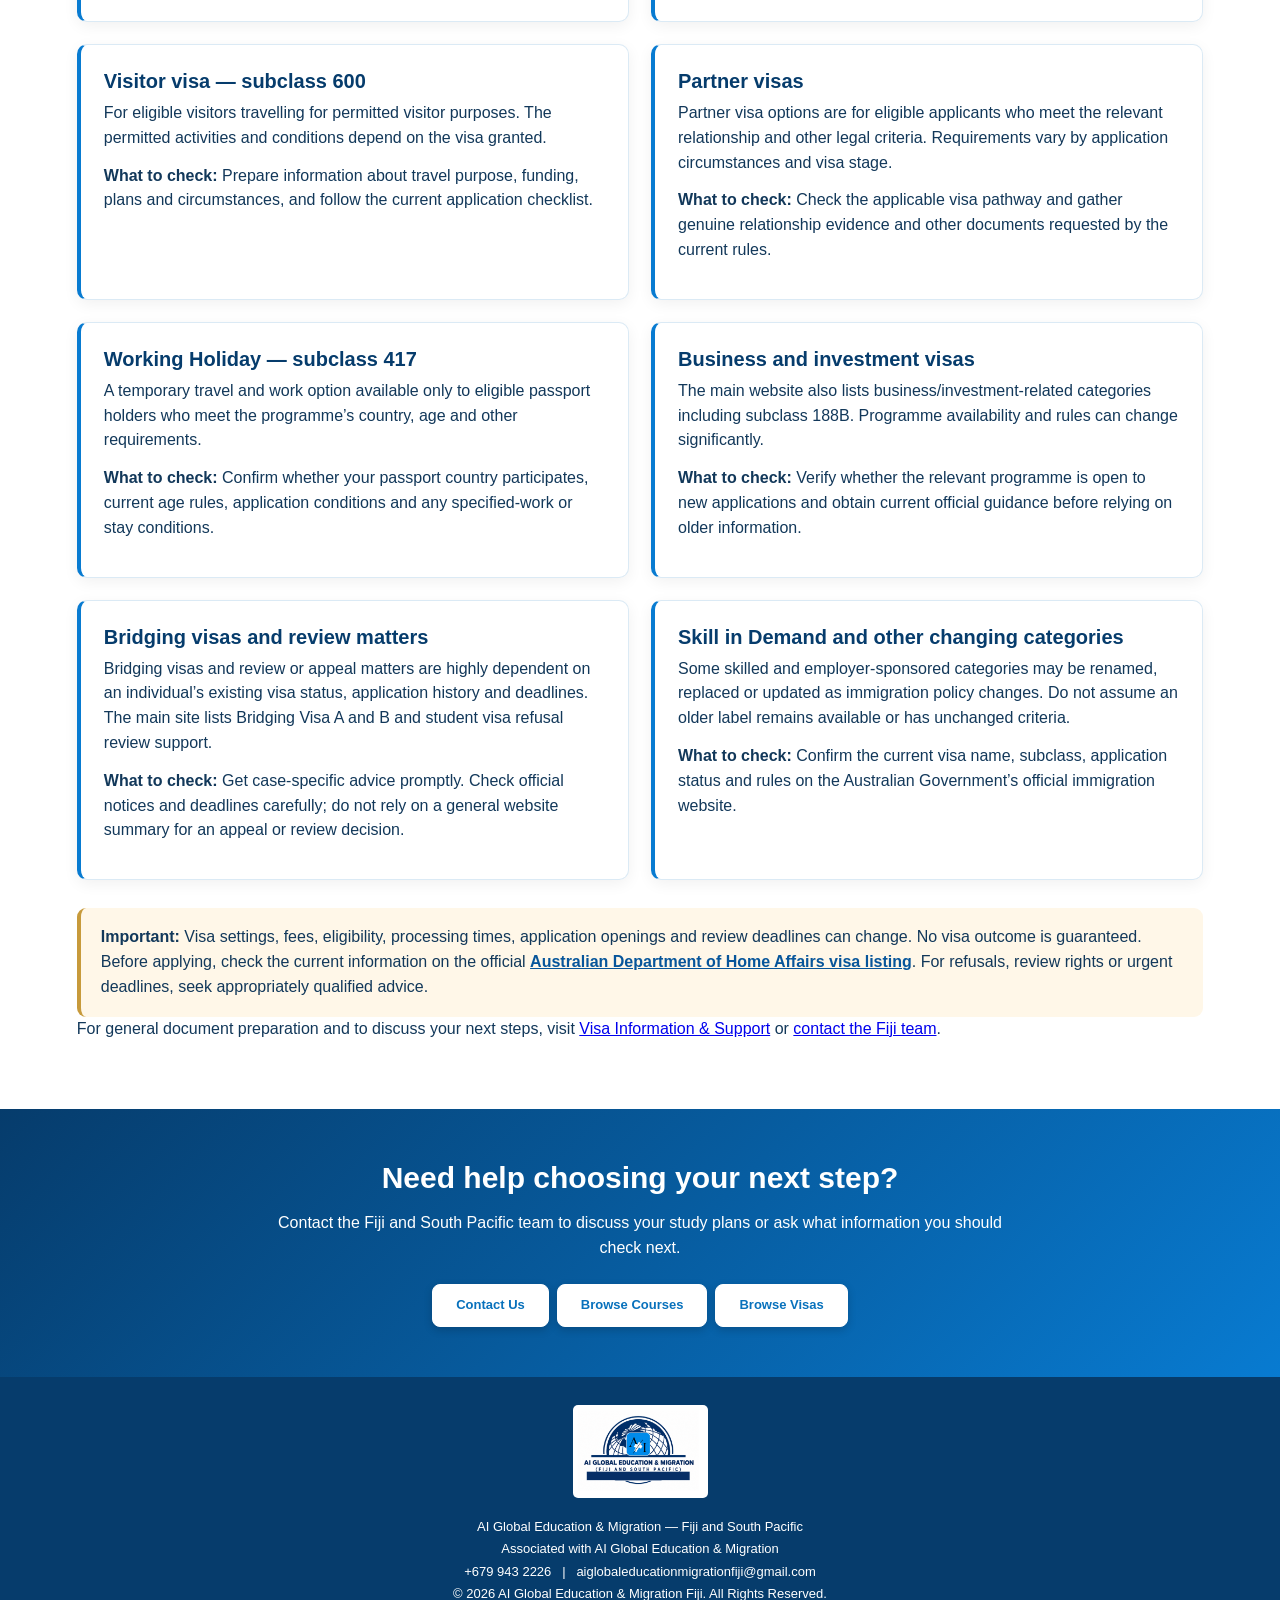
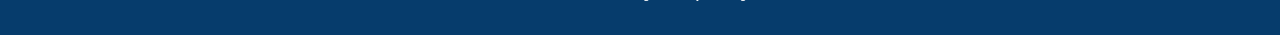
<file: visa-details.html>
<!DOCTYPE html><html lang="en"><head><meta charset="UTF-8"><meta name="viewport" content="width=device-width, initial-scale=1.0"><meta name="google-site-verification" content="Rd31rqMjAl2R4Sk08Q1zGa7CFClUiDQGdOr3ZXDVtc"><title>Detailed Australian Visa Guide | AI Global Fiji</title><meta name="description" content="General information about Australian student, skilled, employer-sponsored, graduate, visitor, family and other visa categories for Fiji and South Pacific clients."><meta name="robots" content="index, follow, max-image-preview:large"><link rel="canonical" href="https://aiglobaleducationandmigration.com.fj/visa-details.html"><link rel="stylesheet" href="style.css"><link rel="stylesheet" href="pages.css"><link rel="stylesheet" href="https://cdnjs.cloudflare.com/ajax/libs/font-awesome/6.5.2/css/all.min.css"></head><body><header class="page-header"><img src="images/banner.png" class="header-banner" alt="AI Global Education & Migration Fiji and South Pacific banner"><div class="page-header-inner"><a class="page-logo" href="index.html"><img src="images/logo.png" alt="AI Global Education & Migration Fiji logo"></a><nav class="page-nav" aria-label="Main navigation"><a href="index.html">Home</a><a href="about.html">About</a><a href="services.html">Services</a><a href="courses.html">Courses</a><a href="course-details.html">Course Details</a><a href="visas.html">Visas</a><a href="visa-details.html" class="active" aria-current="page">Visa Details</a><a href="why-us.html">Why Us</a><a href="faq.html">FAQ</a><a href="contact.html">Contact</a></nav><section class="page-hero"><p class="eyebrow">AI GLOBAL EDUCATION &amp; MIGRATION • FIJI &amp; SOUTH PACIFIC</p><h1>Detailed Australian Visa Guide | AI Global Fiji</h1><p>General information about Australian student, skilled, employer-sponsored, graduate, visitor, family and other visa categories for Fiji and South Pacific clients.</p></section></div></header><main class="page-main"><section class="page-section"><div class="content-wrap"><p class="eyebrow-dark">VISA GUIDE</p><h2>Understand common visa categories</h2><p class="lead">This guide gives a high-level introduction to categories listed by the wider AI Global website. It is not an eligibility assessment and does not replace current official Australian Government information or qualified legal advice.</p><div class="detail-grid"><article class="detail-box" id="visa-1"><h3>Student visa — subclass 500</h3><p>For eligible people enrolled in an approved course of study in Australia. Applicants must meet the requirements that apply to their circumstances and application date.</p><p><strong>What to check:</strong> Course/enrolment documents, identity documents, evidence and declarations required by the current application process, health cover information and any other requested material.</p></article><article class="detail-box" id="visa-2"><h3>Student Guardian — subclass 590</h3><p>For eligible people seeking to accompany and provide care for a student visa holder in circumstances covered by the rules.</p><p><strong>What to check:</strong> Check the student’s age and circumstances, relationship or care arrangements, financial capacity and all current guardian visa conditions.</p></article><article class="detail-box" id="visa-3"><h3>Skilled Independent — subclass 189</h3><p>A points-tested skilled migration option for eligible applicants who meet the relevant occupation, skills, invitation and other requirements.</p><p><strong>What to check:</strong> Check the current occupation arrangements, skills assessment, English evidence, points factors and invitation process.</p></article><article class="detail-box" id="visa-4"><h3>Skilled Nominated — subclass 190</h3><p>A points-tested skilled pathway involving nomination by an Australian state or territory, subject to the relevant programme rules.</p><p><strong>What to check:</strong> Check both federal visa criteria and the nominating state or territory’s current occupation and nomination rules.</p></article><article class="detail-box" id="visa-5"><h3>Skilled Work Regional — subclass 491</h3><p>A provisional skilled pathway associated with eligible regional arrangements and nomination or family sponsorship under the applicable rules.</p><p><strong>What to check:</strong> Check regional conditions, nomination or sponsorship requirements, occupation and skills assessment rules, and any pathway to a later visa.</p></article><article class="detail-box" id="visa-6"><h3>Temporary Graduate — subclass 485</h3><p>A temporary visa category for eligible graduates who meet the requirements of the relevant stream. Rules can depend on qualification, age, study history and other factors.</p><p><strong>What to check:</strong> Confirm the current stream, qualification and study requirements, application deadlines, age rules and English evidence.</p></article><article class="detail-box" id="visa-7"><h3>Employer-sponsored work visas</h3><p>The main site lists subclass 482 and employer nomination pathways. These routes generally involve requirements relating to an eligible job, employer and applicant; exact rules depend on the current visa category.</p><p><strong>What to check:</strong> Check the precise visa stream, sponsor or nomination steps, occupation, qualifications, work experience, salary and English requirements.</p></article><article class="detail-box" id="visa-8"><h3>Training visa — subclass 407</h3><p>A temporary visa category for eligible workplace-based training or professional development activities.</p><p><strong>What to check:</strong> Confirm the training purpose, sponsor and nomination arrangements, training plan and applicant requirements.</p></article><article class="detail-box" id="visa-9"><h3>Visitor visa — subclass 600</h3><p>For eligible visitors travelling for permitted visitor purposes. The permitted activities and conditions depend on the visa granted.</p><p><strong>What to check:</strong> Prepare information about travel purpose, funding, plans and circumstances, and follow the current application checklist.</p></article><article class="detail-box" id="visa-10"><h3>Partner visas</h3><p>Partner visa options are for eligible applicants who meet the relevant relationship and other legal criteria. Requirements vary by application circumstances and visa stage.</p><p><strong>What to check:</strong> Check the applicable visa pathway and gather genuine relationship evidence and other documents requested by the current rules.</p></article><article class="detail-box" id="visa-11"><h3>Working Holiday — subclass 417</h3><p>A temporary travel and work option available only to eligible passport holders who meet the programme’s country, age and other requirements.</p><p><strong>What to check:</strong> Confirm whether your passport country participates, current age rules, application conditions and any specified-work or stay conditions.</p></article><article class="detail-box" id="visa-12"><h3>Business and investment visas</h3><p>The main website also lists business/investment-related categories including subclass 188B. Programme availability and rules can change significantly.</p><p><strong>What to check:</strong> Verify whether the relevant programme is open to new applications and obtain current official guidance before relying on older information.</p></article><article class="detail-box" id="visa-13"><h3>Bridging visas and review matters</h3><p>Bridging visas and review or appeal matters are highly dependent on an individual’s existing visa status, application history and deadlines. The main site lists Bridging Visa A and B and student visa refusal review support.</p><p><strong>What to check:</strong> Get case-specific advice promptly. Check official notices and deadlines carefully; do not rely on a general website summary for an appeal or review decision.</p></article><article class="detail-box" id="visa-14"><h3>Skill in Demand and other changing categories</h3><p>Some skilled and employer-sponsored categories may be renamed, replaced or updated as immigration policy changes. Do not assume an older label remains available or has unchanged criteria.</p><p><strong>What to check:</strong> Confirm the current visa name, subclass, application status and rules on the Australian Government’s official immigration website.</p></article></div><div class="notice"><strong>Important:</strong> Visa settings, fees, eligibility, processing times, application openings and review deadlines can change. No visa outcome is guaranteed. Before applying, check the current information on the official <a href="https://immi.homeaffairs.gov.au/visas/getting-a-visa/visa-listing" target="_blank" rel="noopener noreferrer">Australian Department of Home Affairs visa listing</a>. For refusals, review rights or urgent deadlines, seek appropriately qualified advice.</div><p>For general document preparation and to discuss your next steps, visit <a href="visas.html">Visa Information &amp; Support</a> or <a href="contact.html">contact the Fiji team</a>.</p></div></section></main><section class="cta"><h2>Need help choosing your next step?</h2><p>Contact the Fiji and South Pacific team to discuss your study plans or ask what information you should check next.</p><a class="button" href="contact.html">Contact Us</a><a class="button" href="courses.html">Browse Courses</a><a class="button" href="visas.html">Browse Visas</a></section><footer class="page-footer"><a href="index.html"><img src="images/logo.png" alt="AI Global Education & Migration"></a><p>AI Global Education &amp; Migration — Fiji and South Pacific</p><p>Associated with AI Global Education &amp; Migration</p><p>+679 943 2226 &nbsp; | &nbsp; aiglobaleducationmigrationfiji@gmail.com</p><p>© 2026 AI Global Education &amp; Migration Fiji. All Rights Reserved.</p></footer></body></html>
</file>
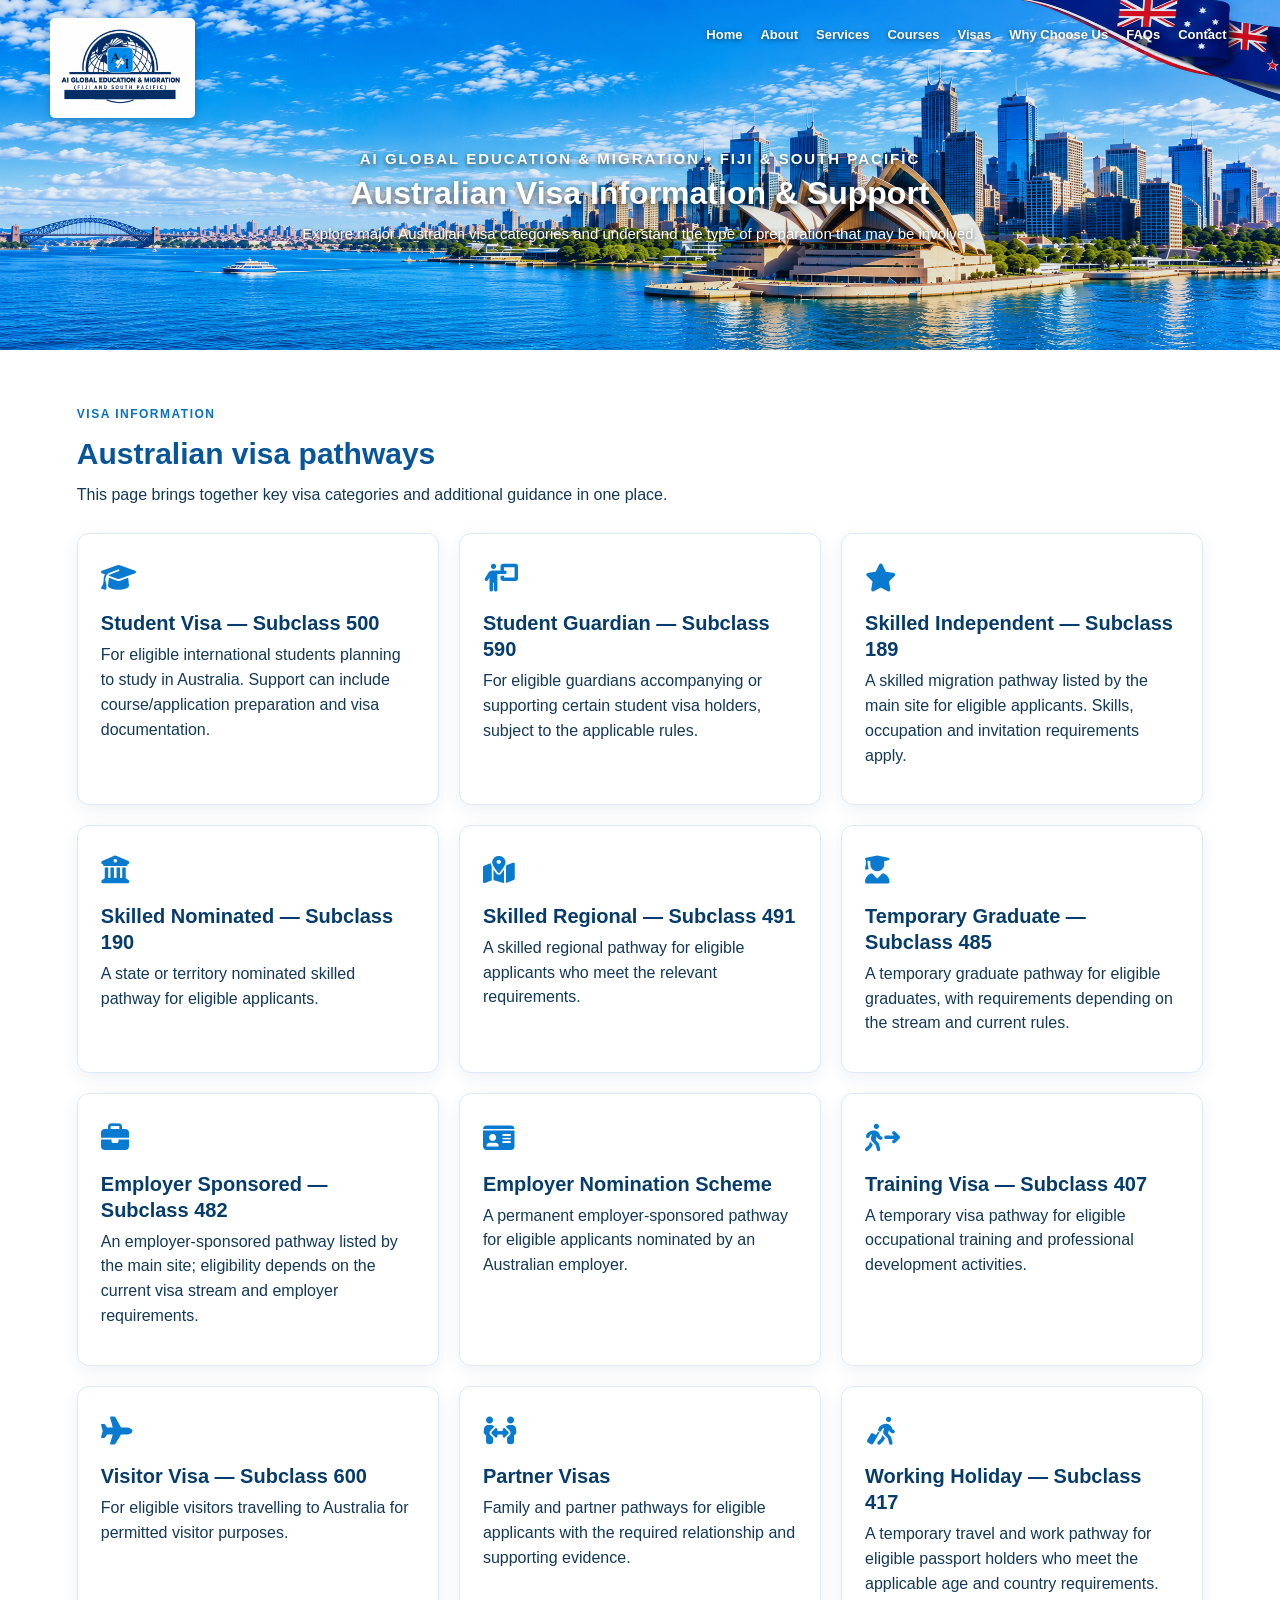
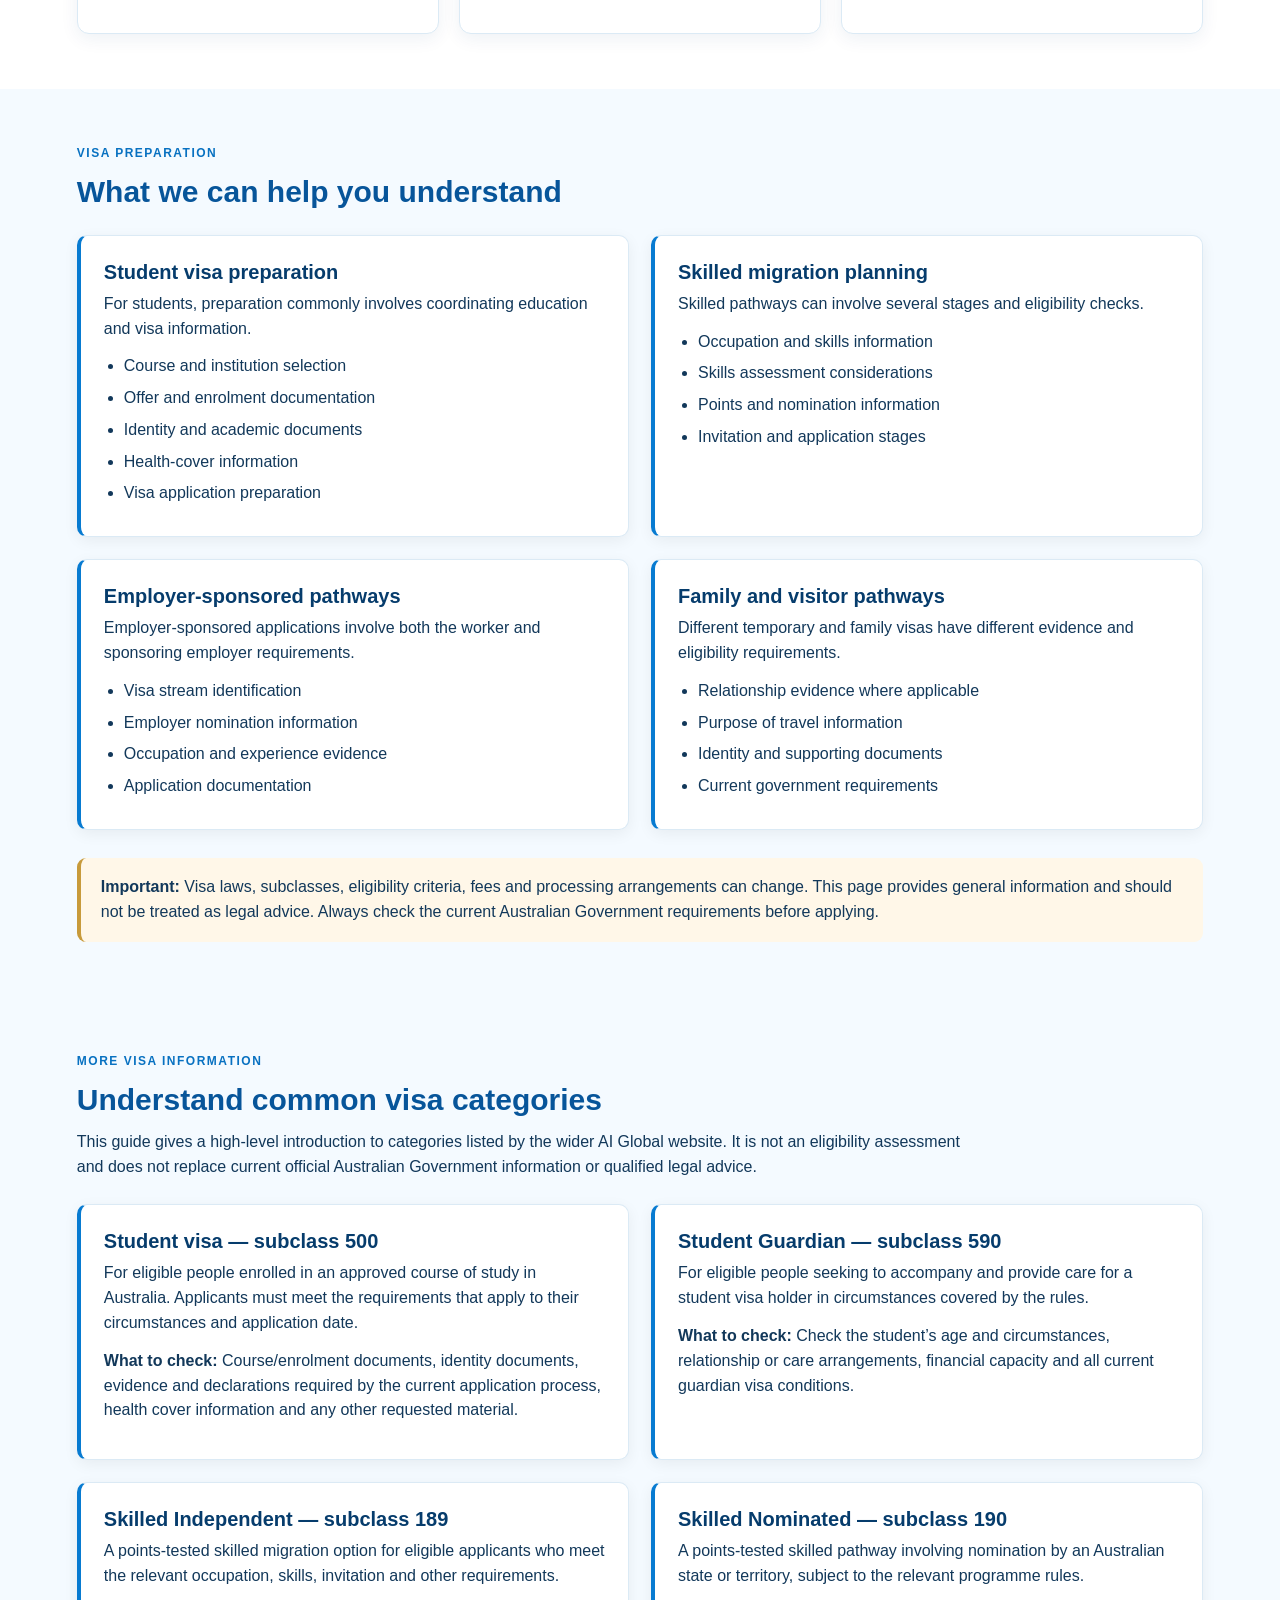
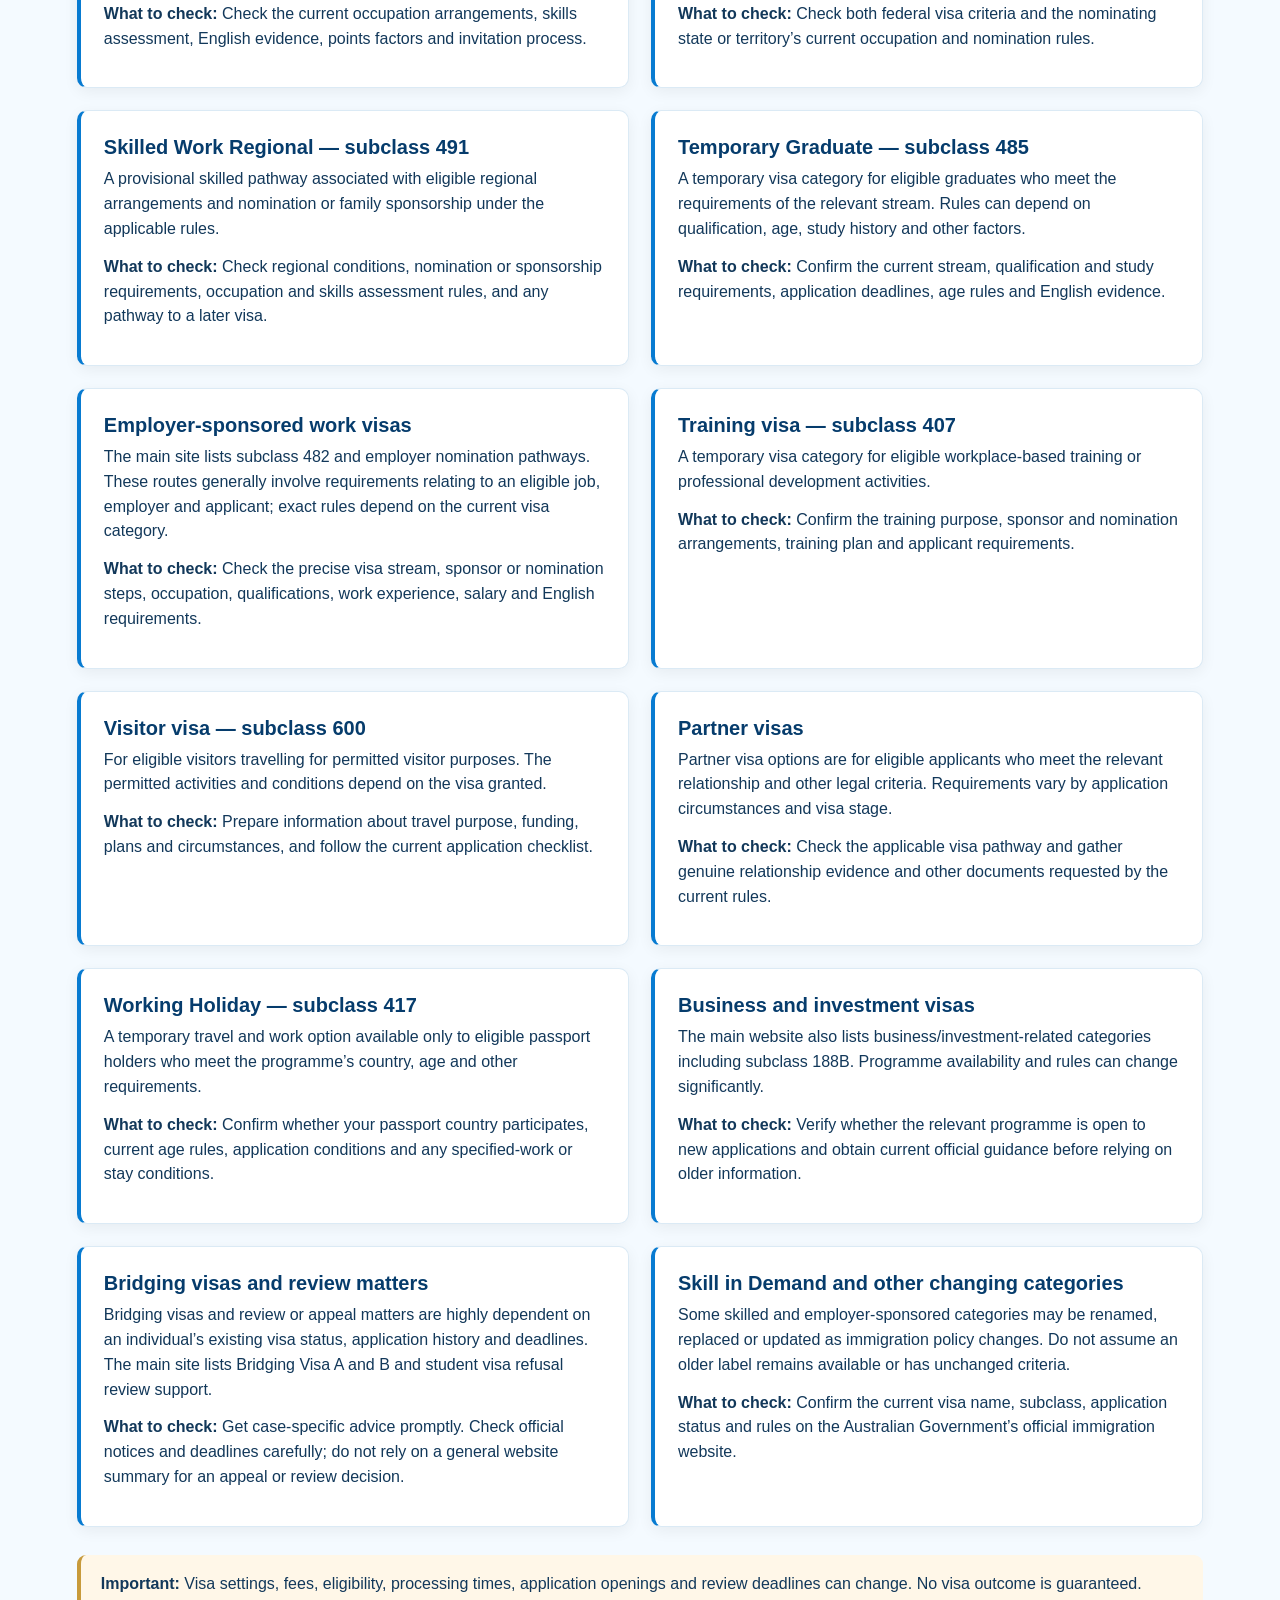
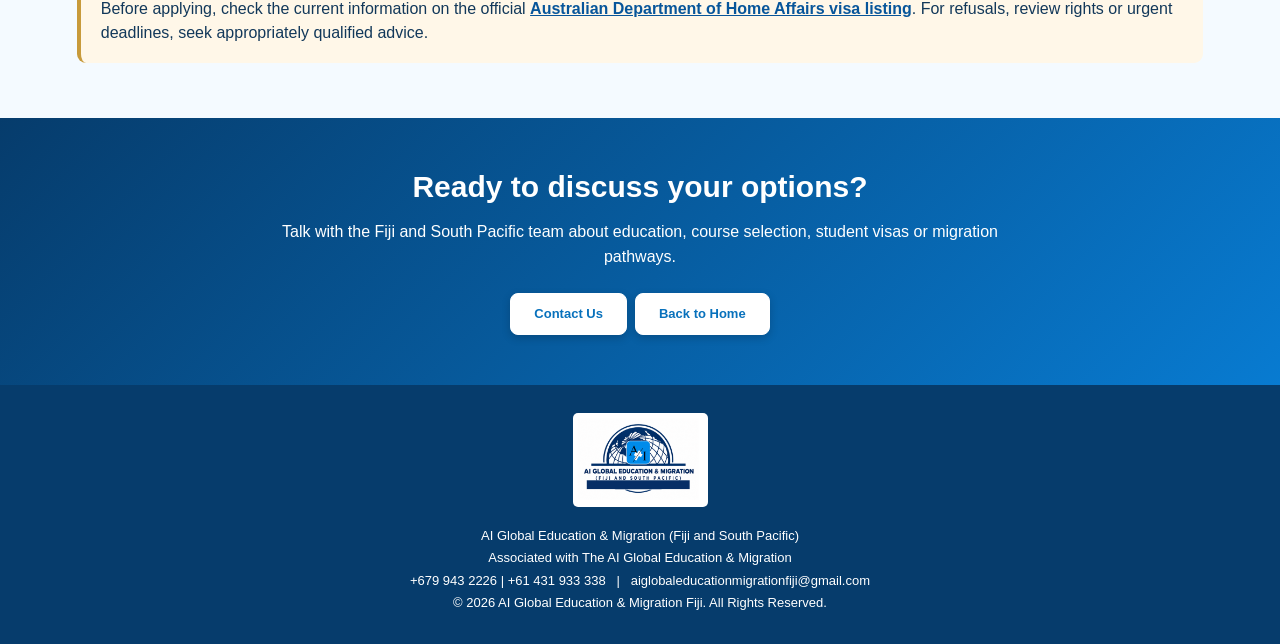
<file: visas.html>
<!DOCTYPE html>
<html lang="en"><head>
<meta charset="UTF-8"><meta name="viewport" content="width=device-width, initial-scale=1.0">
<meta name="google-site-verification" content="F2RoHPDT2e9G-u27owNcqdR9mxc5SGD-wRfbECBVooc" />
<title>Australian Visa Assistance Fiji | AI Global</title><meta name="description" content="Information about Australian student, skilled, employer-sponsored, family, visitor and other visa pathways for clients in Fiji and the South Pacific."><meta name="robots" content="index, follow, max-image-preview:large">
<link rel="icon" type="image/png" href="./images/favicon.png">
<link rel="canonical" href="https://aiglobaleducationandmigration.com.fj/visas.html">
<link rel="stylesheet" href="style.css"><link rel="stylesheet" href="pages.css">
<link rel="stylesheet" href="https://cdnjs.cloudflare.com/ajax/libs/font-awesome/6.5.2/css/all.min.css">
</head><body>
<header class="page-header"><img src="images/banner.png" class="header-banner" alt="AI Global Education & Migration Fiji and South Pacific banner">
<div class="page-header-inner"><a class="page-logo" href="index.html"><img src="images/logo.png" alt="AI Global Education & Migration Fiji logo"></a>
<nav class="page-nav" aria-label="Main navigation"><a href="index.html">Home</a><a href="about.html">About</a><a href="services.html">Services</a><a href="courses.html">Courses</a><a href="visas.html" class="active" aria-current="page">Visas</a><a href="why-us.html">Why Choose Us</a><a href="faq.html">FAQs</a><a href="contact.html">Contact</a></nav>
<section class="page-hero"><p class="eyebrow">AI GLOBAL EDUCATION &amp; MIGRATION • FIJI &amp; SOUTH PACIFIC</p><h1>Australian Visa Information & Support</h1><p>Explore major Australian visa categories and understand the type of preparation that may be involved.</p></section></div></header>
<main class="page-main"><section class="page-section"><div class="content-wrap"><p class="eyebrow-dark">VISA INFORMATION</p><h2>Australian visa pathways</h2><p class="lead">This page brings together key visa categories and additional guidance in one place.</p><div class="cards"><article class="card"><div class="card-icon"><i class="fa-solid fa-graduation-cap"></i></div><h3>Student Visa — Subclass 500</h3><p>For eligible international students planning to study in Australia. Support can include course/application preparation and visa documentation.</p></article><article class="card"><div class="card-icon"><i class="fa-solid fa-person-chalkboard"></i></div><h3>Student Guardian — Subclass 590</h3><p>For eligible guardians accompanying or supporting certain student visa holders, subject to the applicable rules.</p></article><article class="card"><div class="card-icon"><i class="fa-solid fa-star"></i></div><h3>Skilled Independent — Subclass 189</h3><p>A skilled migration pathway listed by the main site for eligible applicants. Skills, occupation and invitation requirements apply.</p></article><article class="card"><div class="card-icon"><i class="fa-solid fa-building-columns"></i></div><h3>Skilled Nominated — Subclass 190</h3><p>A state or territory nominated skilled pathway for eligible applicants.</p></article><article class="card"><div class="card-icon"><i class="fa-solid fa-map-location-dot"></i></div><h3>Skilled Regional — Subclass 491</h3><p>A skilled regional pathway for eligible applicants who meet the relevant requirements.</p></article><article class="card"><div class="card-icon"><i class="fa-solid fa-user-graduate"></i></div><h3>Temporary Graduate — Subclass 485</h3><p>A temporary graduate pathway for eligible graduates, with requirements depending on the stream and current rules.</p></article><article class="card"><div class="card-icon"><i class="fa-solid fa-briefcase"></i></div><h3>Employer Sponsored — Subclass 482</h3><p>An employer-sponsored pathway listed by the main site; eligibility depends on the current visa stream and employer requirements.</p></article><article class="card"><div class="card-icon"><i class="fa-solid fa-id-card"></i></div><h3>Employer Nomination Scheme</h3><p>A permanent employer-sponsored pathway for eligible applicants nominated by an Australian employer.</p></article><article class="card"><div class="card-icon"><i class="fa-solid fa-person-walking-arrow-right"></i></div><h3>Training Visa — Subclass 407</h3><p>A temporary visa pathway for eligible occupational training and professional development activities.</p></article><article class="card"><div class="card-icon"><i class="fa-solid fa-plane"></i></div><h3>Visitor Visa — Subclass 600</h3><p>For eligible visitors travelling to Australia for permitted visitor purposes.</p></article><article class="card"><div class="card-icon"><i class="fa-solid fa-people-arrows"></i></div><h3>Partner Visas</h3><p>Family and partner pathways for eligible applicants with the required relationship and supporting evidence.</p></article><article class="card"><div class="card-icon"><i class="fa-solid fa-person-walking-luggage"></i></div><h3>Working Holiday — Subclass 417</h3><p>A temporary travel and work pathway for eligible passport holders who meet the applicable age and country requirements.</p></article></div></div></section><section class="page-section alt"><div class="content-wrap"><p class="eyebrow-dark">VISA PREPARATION</p><h2>What we can help you understand</h2><div class="detail-grid"><article class="detail-box"><h3>Student visa preparation</h3><p>For students, preparation commonly involves coordinating education and visa information.</p><ul><li>Course and institution selection</li><li>Offer and enrolment documentation</li><li>Identity and academic documents</li><li>Health-cover information</li><li>Visa application preparation</li></ul></article><article class="detail-box"><h3>Skilled migration planning</h3><p>Skilled pathways can involve several stages and eligibility checks.</p><ul><li>Occupation and skills information</li><li>Skills assessment considerations</li><li>Points and nomination information</li><li>Invitation and application stages</li></ul></article><article class="detail-box"><h3>Employer-sponsored pathways</h3><p>Employer-sponsored applications involve both the worker and sponsoring employer requirements.</p><ul><li>Visa stream identification</li><li>Employer nomination information</li><li>Occupation and experience evidence</li><li>Application documentation</li></ul></article><article class="detail-box"><h3>Family and visitor pathways</h3><p>Different temporary and family visas have different evidence and eligibility requirements.</p><ul><li>Relationship evidence where applicable</li><li>Purpose of travel information</li><li>Identity and supporting documents</li><li>Current government requirements</li></ul></article></div><div class="notice"><strong>Important:</strong> Visa laws, subclasses, eligibility criteria, fees and processing arrangements can change. This page provides general information and should not be treated as legal advice. Always check the current Australian Government requirements before applying.</div></div></section><section class="page-section alt" id="visa-details"><div class="content-wrap"><p class="eyebrow-dark">MORE VISA INFORMATION</p><h2>Understand common visa categories</h2><p class="lead">This guide gives a high-level introduction to categories listed by the wider AI Global website. It is not an eligibility assessment and does not replace current official Australian Government information or qualified legal advice.</p><div class="detail-grid"><article class="detail-box" id="visa-1"><h3>Student visa — subclass 500</h3><p>For eligible people enrolled in an approved course of study in Australia. Applicants must meet the requirements that apply to their circumstances and application date.</p><p><strong>What to check:</strong> Course/enrolment documents, identity documents, evidence and declarations required by the current application process, health cover information and any other requested material.</p></article><article class="detail-box" id="visa-2"><h3>Student Guardian — subclass 590</h3><p>For eligible people seeking to accompany and provide care for a student visa holder in circumstances covered by the rules.</p><p><strong>What to check:</strong> Check the student’s age and circumstances, relationship or care arrangements, financial capacity and all current guardian visa conditions.</p></article><article class="detail-box" id="visa-3"><h3>Skilled Independent — subclass 189</h3><p>A points-tested skilled migration option for eligible applicants who meet the relevant occupation, skills, invitation and other requirements.</p><p><strong>What to check:</strong> Check the current occupation arrangements, skills assessment, English evidence, points factors and invitation process.</p></article><article class="detail-box" id="visa-4"><h3>Skilled Nominated — subclass 190</h3><p>A points-tested skilled pathway involving nomination by an Australian state or territory, subject to the relevant programme rules.</p><p><strong>What to check:</strong> Check both federal visa criteria and the nominating state or territory’s current occupation and nomination rules.</p></article><article class="detail-box" id="visa-5"><h3>Skilled Work Regional — subclass 491</h3><p>A provisional skilled pathway associated with eligible regional arrangements and nomination or family sponsorship under the applicable rules.</p><p><strong>What to check:</strong> Check regional conditions, nomination or sponsorship requirements, occupation and skills assessment rules, and any pathway to a later visa.</p></article><article class="detail-box" id="visa-6"><h3>Temporary Graduate — subclass 485</h3><p>A temporary visa category for eligible graduates who meet the requirements of the relevant stream. Rules can depend on qualification, age, study history and other factors.</p><p><strong>What to check:</strong> Confirm the current stream, qualification and study requirements, application deadlines, age rules and English evidence.</p></article><article class="detail-box" id="visa-7"><h3>Employer-sponsored work visas</h3><p>The main site lists subclass 482 and employer nomination pathways. These routes generally involve requirements relating to an eligible job, employer and applicant; exact rules depend on the current visa category.</p><p><strong>What to check:</strong> Check the precise visa stream, sponsor or nomination steps, occupation, qualifications, work experience, salary and English requirements.</p></article><article class="detail-box" id="visa-8"><h3>Training visa — subclass 407</h3><p>A temporary visa category for eligible workplace-based training or professional development activities.</p><p><strong>What to check:</strong> Confirm the training purpose, sponsor and nomination arrangements, training plan and applicant requirements.</p></article><article class="detail-box" id="visa-9"><h3>Visitor visa — subclass 600</h3><p>For eligible visitors travelling for permitted visitor purposes. The permitted activities and conditions depend on the visa granted.</p><p><strong>What to check:</strong> Prepare information about travel purpose, funding, plans and circumstances, and follow the current application checklist.</p></article><article class="detail-box" id="visa-10"><h3>Partner visas</h3><p>Partner visa options are for eligible applicants who meet the relevant relationship and other legal criteria. Requirements vary by application circumstances and visa stage.</p><p><strong>What to check:</strong> Check the applicable visa pathway and gather genuine relationship evidence and other documents requested by the current rules.</p></article><article class="detail-box" id="visa-11"><h3>Working Holiday — subclass 417</h3><p>A temporary travel and work option available only to eligible passport holders who meet the programme’s country, age and other requirements.</p><p><strong>What to check:</strong> Confirm whether your passport country participates, current age rules, application conditions and any specified-work or stay conditions.</p></article><article class="detail-box" id="visa-12"><h3>Business and investment visas</h3><p>The main website also lists business/investment-related categories including subclass 188B. Programme availability and rules can change significantly.</p><p><strong>What to check:</strong> Verify whether the relevant programme is open to new applications and obtain current official guidance before relying on older information.</p></article><article class="detail-box" id="visa-13"><h3>Bridging visas and review matters</h3><p>Bridging visas and review or appeal matters are highly dependent on an individual’s existing visa status, application history and deadlines. The main site lists Bridging Visa A and B and student visa refusal review support.</p><p><strong>What to check:</strong> Get case-specific advice promptly. Check official notices and deadlines carefully; do not rely on a general website summary for an appeal or review decision.</p></article><article class="detail-box" id="visa-14"><h3>Skill in Demand and other changing categories</h3><p>Some skilled and employer-sponsored categories may be renamed, replaced or updated as immigration policy changes. Do not assume an older label remains available or has unchanged criteria.</p><p><strong>What to check:</strong> Confirm the current visa name, subclass, application status and rules on the Australian Government’s official immigration website.</p></article></div><div class="notice"><strong>Important:</strong> Visa settings, fees, eligibility, processing times, application openings and review deadlines can change. No visa outcome is guaranteed. Before applying, check the current information on the official <a href="https://immi.homeaffairs.gov.au/visas/getting-a-visa/visa-listing" target="_blank" rel="noopener noreferrer">Australian Department of Home Affairs visa listing</a>. For refusals, review rights or urgent deadlines, seek appropriately qualified advice.</div></div></section></main><section class="cta"><h2>Ready to discuss your options?</h2><p>Talk with the Fiji and South Pacific team about education, course selection, student visas or migration pathways.</p><a class="button" href="contact.html">Contact Us</a><a class="button" href="index.html">Back to Home</a></section>
<footer class="page-footer"><a href="index.html"><img src="images/logo.png" alt="AI Global Education & Migration"></a><p>AI Global Education &amp; Migration (Fiji and South Pacific)</P><p>Associated with The AI Global Education &amp; Migration</p><p>+679 943 2226 | +61 431 933 338 &nbsp; | &nbsp; aiglobaleducationmigrationfiji@gmail.com</p><p>© 2026 AI Global Education &amp; Migration Fiji. All Rights Reserved.</p></footer>
</body>
</html>
</file>
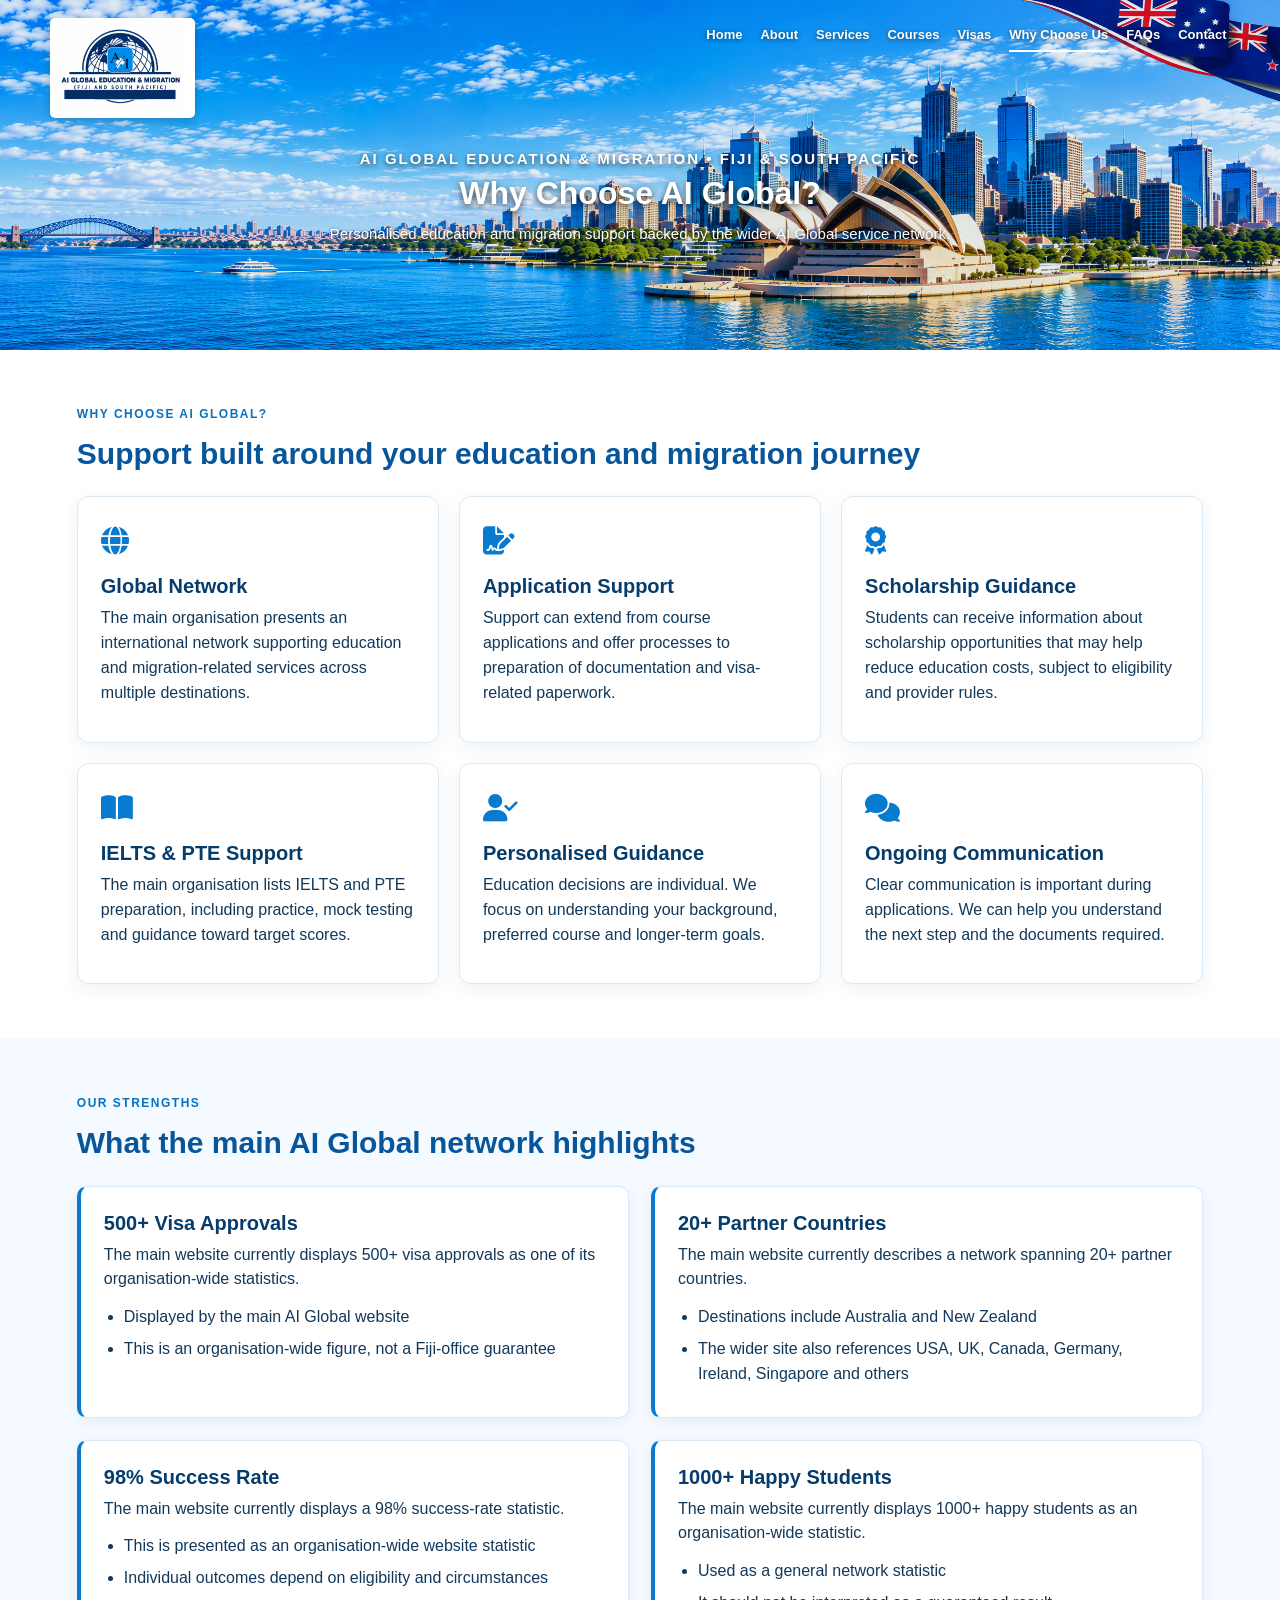
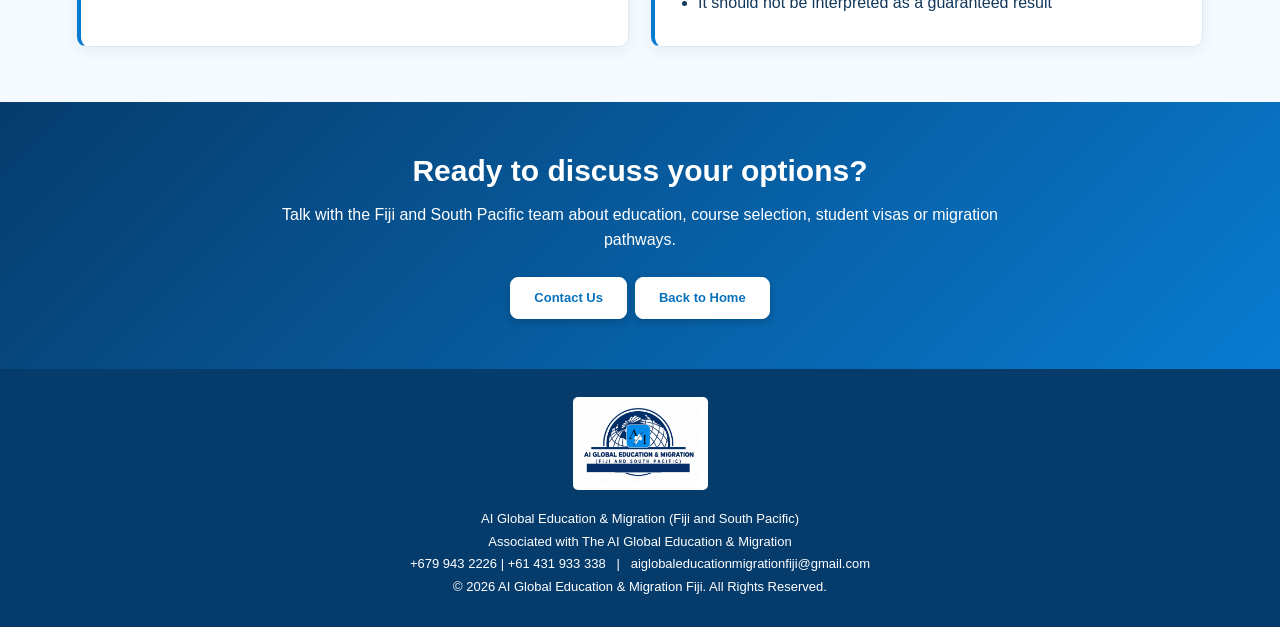
<file: why-us.html>
<!DOCTYPE html>
<html lang="en"><head>
<meta charset="UTF-8"><meta name="viewport" content="width=device-width, initial-scale=1.0">
<meta name="google-site-verification" content="F2RoHPDT2e9G-u27owNcqdR9mxc5SGD-wRfbECBVooc" />
<title>Why Choose AI Global Fiji | Education & Migration</title><meta name="description" content="Learn about AI Global Education & Migration support, application guidance, scholarships, exam support and international network services for Fiji clients."><meta name="robots" content="index, follow, max-image-preview:large">
<link rel="icon" type="image/png" href="./images/favicon.png">
<link rel="canonical" href="https://aiglobaleducationandmigration.com.fj/why us.html">
<link rel="stylesheet" href="style.css"><link rel="stylesheet" href="pages.css">
<link rel="stylesheet" href="https://cdnjs.cloudflare.com/ajax/libs/font-awesome/6.5.2/css/all.min.css">
</head><body>
<header class="page-header"><img src="images/banner.png" class="header-banner" alt="AI Global Education & Migration Fiji and South Pacific banner">
<div class="page-header-inner"><a class="page-logo" href="index.html"><img src="images/logo.png" alt="AI Global Education & Migration Fiji logo"></a>
<nav class="page-nav" aria-label="Main navigation"><a href="index.html">Home</a><a href="about.html">About</a><a href="services.html">Services</a><a href="courses.html">Courses</a><a href="visas.html">Visas</a><a href="why-us.html" class="active" aria-current="page">Why Choose Us</a><a href="faq.html">FAQs</a><a href="contact.html">Contact</a></nav>
<section class="page-hero"><p class="eyebrow">AI GLOBAL EDUCATION &amp; MIGRATION • FIJI &amp; SOUTH PACIFIC</p><h1>Why Choose AI Global?</h1><p>Personalised education and migration support backed by the wider AI Global service network.</p></section></div></header>
<main class="page-main"><section class="page-section"><div class="content-wrap"><p class="eyebrow-dark">WHY CHOOSE AI GLOBAL?</p><h2>Support built around your education and migration journey</h2><div class="cards"><article class="card"><div class="card-icon"><i class="fa-solid fa-globe"></i></div><h3>Global Network</h3><p>The main organisation presents an international network supporting education and migration-related services across multiple destinations.</p></article><article class="card"><div class="card-icon"><i class="fa-solid fa-file-signature"></i></div><h3>Application Support</h3><p>Support can extend from course applications and offer processes to preparation of documentation and visa-related paperwork.</p></article><article class="card"><div class="card-icon"><i class="fa-solid fa-award"></i></div><h3>Scholarship Guidance</h3><p>Students can receive information about scholarship opportunities that may help reduce education costs, subject to eligibility and provider rules.</p></article><article class="card"><div class="card-icon"><i class="fa-solid fa-book-open"></i></div><h3>IELTS & PTE Support</h3><p>The main organisation lists IELTS and PTE preparation, including practice, mock testing and guidance toward target scores.</p></article><article class="card"><div class="card-icon"><i class="fa-solid fa-user-check"></i></div><h3>Personalised Guidance</h3><p>Education decisions are individual. We focus on understanding your background, preferred course and longer-term goals.</p></article><article class="card"><div class="card-icon"><i class="fa-solid fa-comments"></i></div><h3>Ongoing Communication</h3><p>Clear communication is important during applications. We can help you understand the next step and the documents required.</p></article></div></div></section><section class="page-section alt"><div class="content-wrap"><p class="eyebrow-dark">OUR STRENGTHS</p><h2>What the main AI Global network highlights</h2><div class="detail-grid"><article class="detail-box"><h3>500+ Visa Approvals</h3><p>The main website currently displays 500+ visa approvals as one of its organisation-wide statistics.</p><ul><li>Displayed by the main AI Global website</li><li>This is an organisation-wide figure, not a Fiji-office guarantee</li></ul></article><article class="detail-box"><h3>20+ Partner Countries</h3><p>The main website currently describes a network spanning 20+ partner countries.</p><ul><li>Destinations include Australia and New Zealand</li><li>The wider site also references USA, UK, Canada, Germany, Ireland, Singapore and others</li></ul></article><article class="detail-box"><h3>98% Success Rate</h3><p>The main website currently displays a 98% success-rate statistic.</p><ul><li>This is presented as an organisation-wide website statistic</li><li>Individual outcomes depend on eligibility and circumstances</li></ul></article><article class="detail-box"><h3>1000+ Happy Students</h3><p>The main website currently displays 1000+ happy students as an organisation-wide statistic.</p><ul><li>Used as a general network statistic</li><li>It should not be interpreted as a guaranteed result</li></ul></article></div></div></section></main><section class="cta"><h2>Ready to discuss your options?</h2><p>Talk with the Fiji and South Pacific team about education, course selection, student visas or migration pathways.</p><a class="button" href="contact.html">Contact Us</a><a class="button" href="index.html">Back to Home</a></section>
<footer class="page-footer"><a href="index.html"><img src="images/logo.png" alt="AI Global Education & Migration"></a><p>AI Global Education &amp; Migration (Fiji and South Pacific)</P><p>Associated with The AI Global Education &amp; Migration</p><p>+679 943 2226 | +61 431 933 338 &nbsp; | &nbsp; aiglobaleducationmigrationfiji@gmail.com</p><p>© 2026 AI Global Education &amp; Migration Fiji. All Rights Reserved.</p></footer>
</body>
</html>
</file>
<file: style.css>
/* =========================================================
   AI GLOBAL EDUCATION & MIGRATION - FIJI
   Updated styling: same overall visual identity, expanded content
========================================================= */

* {
    margin: 0;
    padding: 0;
    box-sizing: border-box;
}

html {
    scroll-behavior: smooth;
}

body {
    font-family: Arial, Helvetica, sans-serif;
    color: #12385a;
    background: #ffffff;
    line-height: 1.55;
}

a {
    transition: 0.25s ease;
}


/* =========================================================
   HEADER / MAIN BANNER
========================================================= */

.site-header {
    position: relative;
    width: 100%;
    height: 350px;
    overflow: hidden;
    background: #0876c9;
}

.header-banner {
    position: absolute;
    inset: 0;
    width: 100%;
    height: 100%;
    display: block;
    object-fit: fill;
}

.site-header::after {
    content: "";
    position: absolute;
    inset: 0;
    background: rgba(0, 80, 150, 0.10);
    pointer-events: none;
}

.header-content {
    position: relative;
    z-index: 5;
    width: 94%;
    max-width: 1450px;
    height: 100%;
    margin: 0 auto;
}

.logo-container {
    position: absolute;
    top: 18px;
    left: 12px;
    width: 145px;
    padding: 4px;
    background: #ffffff;
    border-radius: 5px;
    box-shadow: 0 3px 10px rgba(0,0,0,0.18);
    z-index: 10;
    text-decoration: none;
}

.header-logo {
    display: block;
    width: 100%;
    height: auto;
}


/* =========================================================
   NAVIGATION
========================================================= */

nav {
    position: absolute;
    top: 20px;
    right: 15px;
    display: flex;
    align-items: center;
    justify-content: flex-end;
    flex-wrap: wrap;
    gap: 20px;
    max-width: 78%;
    z-index: 10;
}

nav a {
    position: relative;
    color: #ffffff;
    text-decoration: none;
    font-size: 13px;
    font-weight: 700;
    text-shadow: 0 1px 4px rgba(0,0,0,0.55);
    padding: 5px 0;
}

nav a::after {
    content: "";
    position: absolute;
    left: 0;
    bottom: -2px;
    width: 0;
    height: 2px;
    background: #ffffff;
    transition: width 0.25s ease;
}

nav a:hover::after,
nav a:focus::after {
    width: 100%;
}


/* =========================================================
   HERO
========================================================= */

.hero {
    position: absolute;
    z-index: 6;
    top: 78px;
    left: 0;
    width: 55%;
    padding: 5px 25px 0;
    display: flex;
    align-items: center;
    justify-content: center;
    text-align: center;
    color: #ffffff;
}

.hero-content {
    width: 100%;
    max-width: 650px;
    margin: 0 auto;
}

.company-name {
    color: #ffffff;
    font-size: 16px;
    font-weight: 700;
    letter-spacing: 2px;
    line-height: 1.2;
    text-shadow: 0 2px 5px rgba(0,0,0,0.65);
}

.region {
    color: #ffffff;
    font-size: 15px;
    font-weight: 600;
    margin: 4px 0 10px;
    text-shadow: 0 2px 5px rgba(0,0,0,0.65);
}

.hero h1 {
    color: #ffffff;
    font-size: 32px;
    line-height: 1.12;
    font-weight: 800;
    margin-bottom: 10px;
    text-shadow: 0 2px 6px rgba(0,0,0,0.65);
}

.intro {
    color: #ffffff;
    font-size: 14px;
    line-height: 1.35;
    max-width: 540px;
    margin: 0 auto 13px;
    text-shadow: 0 1px 4px rgba(0,0,0,0.65);
}


/* =========================================================
   BUTTONS
========================================================= */

.hero-buttons {
    display: flex;
    justify-content: center;
    align-items: center;
    flex-wrap: wrap;
    gap: 12px;
}

.button {
    display: inline-block;
    padding: 9px 24px;
    background: #087bd1;
    color: #ffffff;
    border: 1px solid #087bd1;
    border-radius: 8px;
    text-decoration: none;
    font-size: 13px;
    font-weight: 700;
    box-shadow: 0 3px 8px rgba(0,0,0,0.18);
    transition: 0.25s ease;
}

.button:hover {
    background: #005da8;
    border-color: #005da8;
    transform: translateY(-1px);
}

.button.second {
    background: rgba(255,255,255,0.08);
    border: 1.5px solid #ffffff;
    color: #ffffff;
}

.button.second:hover {
    background: #ffffff;
    color: #0871bc;
}


/* =========================================================
   GENERAL SECTIONS
========================================================= */

.section {
    padding: 55px 6%;
}

.heading-small {
    color: #0871c1;
    font-size: 12px;
    font-weight: 800;
    letter-spacing: 1.5px;
    margin-bottom: 3px;
}

.section h2 {
    color: #07559a;
    font-size: 30px;
    line-height: 1.15;
    margin-bottom: 12px;
}

.section-intro {
    max-width: 800px;
    margin: 0 auto 28px;
    text-align: center;
    color: #285d7f;
    font-size: 13px;
}


/* =========================================================
   ABOUT
========================================================= */

.delegate-section {
    background: #ffffff;
    padding: 28px 6% 45px;
}

.delegate-container {
    max-width: 1180px;
    margin: 0 auto;
    display: flex;
    align-items: center;
    gap: 40px;
    background: #eef8ff;
    border-radius: 10px;
    padding: 28px 40px;
    box-shadow: 0 2px 14px rgba(0,91,160,0.08);
}

.delegate-photo {
    flex: 0 0 185px;
    display: flex;
    justify-content: center;
    align-items: center;
}

.photo-frame {
    width: 165px;
    height: 165px;
    border-radius: 50%;
    overflow: hidden;
    background: #ffffff;
    box-shadow: 0 3px 12px rgba(0,0,0,0.12);
}

.photo-frame img {
    width: 100%;
    height: 100%;
    display: block;
    object-fit: cover;
    object-position: center;
    border-radius: 50%;
}

.delegate-info {
    flex: 1;
}

.delegate-info h2 {
    color: #075da5;
    font-size: 29px;
    margin: 0 0 4px;
}

.delegate-info .position {
    color: #0871c1;
    font-size: 14px;
    font-weight: 700;
    margin-bottom: 10px;
}

.delegate-info p {
    color: #174b72;
    font-size: 13px;
    line-height: 1.5;
    margin-bottom: 9px;
}


/* =========================================================
   SERVICES
========================================================= */

.services {
    padding: 100px 6%;
    background: #f7f9fc;
}

.services .heading-small {
    color: #c79a3b;
    font-size: 13px;
    font-weight: 700;
    letter-spacing: 3px;
    margin-bottom: 10px;
}

.services h2 {
    font-size: clamp(38px, 5vw, 58px);
    color: #102a43;
    margin-bottom: 55px;
}

.services-container {
    display: grid;
    grid-template-columns: repeat(3, 1fr);
    gap: 24px;
}

.service-card {
    position: relative;
    min-height: 250px;
    padding: 30px;
    background: #ffffff;
    border: 1px solid #e8edf2;
    border-radius: 18px;
    overflow: hidden;
    transition: all 0.35s ease;
    box-shadow: 0 8px 30px rgba(16, 42, 67, 0.04);
}

.service-card::before {
    content: "";
    position: absolute;
    width: 100px;
    height: 100px;
    background: #c79a3b;
    border-radius: 50%;
    top: -55px;
    right: -55px;
    opacity: 0.08;
    transition: 0.4s ease;
}

.service-card:hover {
    transform: translateY(-8px);
    border-color: #c79a3b;
    box-shadow: 0 18px 45px rgba(16, 42, 67, 0.12);
}

.service-card:hover::before {
    transform: scale(2.5);
}

.service-top {
    display: flex;
    align-items: center;
    justify-content: space-between;
    margin-bottom: 30px;
}

.service-number {
    font-size: 13px;
    font-weight: 800;
    color: #9aa8b5;
    letter-spacing: 1px;
}

.service-icon {
    width: 52px;
    height: 52px;
    display: flex;
    align-items: center;
    justify-content: center;
    background: #f7f1e5;
    color: #c79a3b;
    border-radius: 14px;
    font-size: 21px;
    transition: all 0.35s ease;
}

.service-card:hover .service-icon {
    background: #102a43;
    color: #ffffff;
    transform: rotate(-5deg) scale(1.08);
}

.service-card h3 {
    position: relative;
    font-size: 21px;
    color: #102a43;
    margin: 0 0 14px;
}

.service-card p {
    position: relative;
    color: #6b7c8f;
    font-size: 15px;
    line-height: 1.7;
    margin: 0;
    max-width: 330px;
}

.service-arrow {
    position: absolute;
    right: 28px;
    bottom: 25px;
    color: #c79a3b;
    font-size: 22px;
    opacity: 0;
    transform: translate(-8px, 8px);
    transition: all 0.3s ease;
}

.service-card:hover .service-arrow {
    opacity: 1;
    transform: translate(0, 0);
}


/* TABLET */
@media (max-width: 1000px) {
    .services-container {
        grid-template-columns: repeat(2, 1fr);
    }
}


/* MOBILE */
@media (max-width: 600px) {
    .services {
        padding: 70px 20px;
    }

    .services-container {
        grid-template-columns: 1fr;
        gap: 18px;
    }

    .service-card {
        min-height: 220px;
        padding: 25px;
    }
}
/* =========================================================
   COURSES
========================================================= */

.courses-section {
    background: #e9f7ff;
    text-align: center;
}

.course-grid {
    max-width: 1180px;
    margin: 0 auto;
    display: grid;
    grid-template-columns: repeat(4, 1fr);
    gap: 18px;
}

.course-category {
    background: #ffffff;
    border: 1px solid #cfe8f7;
    border-radius: 9px;
    padding: 22px 20px;
    text-align: left;
    box-shadow: 0 2px 10px rgba(0,105,180,0.08);
}

.course-category h3 {
    color: #0869b4;
    font-size: 17px;
    margin-bottom: 12px;
}

.course-category ul {
    padding-left: 18px;
}

.course-category li {
    color: #285d7f;
    font-size: 12px;
    margin-bottom: 8px;
}

.info-note {
    max-width: 1180px;
    margin: 22px auto 0;
    background: #ffffff;
    border-left: 4px solid #087bd1;
    border-radius: 6px;
    padding: 14px 18px;
    color: #20597e;
    font-size: 12px;
    text-align: left;
}


/* =========================================================
   VISA SECTION
========================================================= */

.visa-section {
    background: #ffffff;
    text-align: center;
}

.visa-grid {
    max-width: 1180px;
    margin: 0 auto;
    display: grid;
    grid-template-columns: repeat(4, 1fr);
    gap: 16px;
}

.visa-card {
    background: #f4faff;
    border: 1px solid #dceff9;
    border-top: 4px solid #087bd1;
    border-radius: 8px;
    padding: 20px 18px;
    text-align: left;
    box-shadow: 0 2px 8px rgba(0,100,170,0.06);
}

.visa-card h3 {
    color: #0869b4;
    font-size: 16px;
    margin-bottom: 10px;
}

.visa-card p {
    color: #285d7f;
    font-size: 12px;
    line-height: 1.4;
    margin-bottom: 6px;
}


/* =========================================================
   WHY US
========================================================= */

.why-section {
    background: #e9f7ff;
}

.why-container {
    max-width: 1180px;
    margin: 0 auto;
    display: grid;
    grid-template-columns: 1.05fr 0.95fr;
    gap: 40px;
    align-items: start;
}

.why-main h2 {
    margin-bottom: 14px;
}

.why-main > p:not(.heading-small) {
    color: #285d7f;
    font-size: 13px;
    line-height: 1.5;
}

.stats-grid {
    margin-top: 22px;
    display: grid;
    grid-template-columns: repeat(4, 1fr);
    gap: 12px;
}

.stat-box {
    background: #ffffff;
    border-radius: 8px;
    padding: 16px 8px;
    text-align: center;
    box-shadow: 0 2px 8px rgba(0,100,170,0.06);
}

.stat-box strong {
    display: block;
    color: #0871c1;
    font-size: 22px;
}

.stat-box span {
    color: #285d7f;
    font-size: 10.5px;
}

.why-features {
    display: grid;
    gap: 12px;
}

.feature-item {
    display: flex;
    gap: 12px;
    align-items: flex-start;
    background: #ffffff;
    border-radius: 8px;
    padding: 16px;
    box-shadow: 0 2px 8px rgba(0,100,170,0.06);
}

.feature-item > span {
    font-size: 24px;
    line-height: 1;
}

.feature-item h3 {
    color: #0869b4;
    font-size: 15px;
    margin-bottom: 4px;
}

.feature-item p {
    color: #285d7f;
    font-size: 11.5px;
    line-height: 1.4;
}


/* =========================================================
   FAQ
========================================================= */

.faq-section {
    background: #ffffff;
    text-align: center;
}

.faq-container {
    max-width: 900px;
    margin: 0 auto;
    text-align: left;
}

.faq-container details {
    background: #f4faff;
    border: 1px solid #dceff9;
    border-radius: 8px;
    margin-bottom: 10px;
    padding: 0;
}

.faq-container summary {
    cursor: pointer;
    list-style: none;
    color: #0869b4;
    font-weight: 700;
    font-size: 13px;
    padding: 15px 18px;
}

.faq-container summary::-webkit-details-marker {
    display: none;
}

.faq-container summary::after {
    content: "+";
    float: right;
    font-size: 18px;
    color: #087bd1;
}

.faq-container details[open] summary::after {
    content: "−";
}

.faq-container details p {
    padding: 0 18px 16px;
    color: #285d7f;
    font-size: 12px;
    line-height: 1.5;
}


/* =========================================================
   OFFICIAL WEBSITE CTA
========================================================= */

.official-section {
    background: linear-gradient(135deg, #063c6c, #087bd1);
    padding: 38px 6%;
}

.official-container {
    max-width: 1180px;
    margin: 0 auto;
    display: flex;
    justify-content: space-between;
    align-items: center;
    gap: 25px;
}

.official-container .heading-small,
.official-container h2,
.official-container p {
    color: #ffffff;
}

.official-container h2 {
    margin-bottom: 6px;
}

.official-container p {
    font-size: 12px;
    max-width: 700px;
}


/* =========================================================
   CONTACT
========================================================= */

.contact-section {
    background: #ffffff;
    padding: 55px 6%;
    text-align: center;
}

.contact-section h2 {
    color: #075da5;
    font-size: 30px;
    margin-bottom: 7px;
}

.contact-intro {
    color: #285d7f;
    font-size: 13px;
    max-width: 650px;
    margin: 0 auto 28px;
}

.contact-container {
    max-width: 1180px;
    margin: 0 auto;
    display: grid;
    grid-template-columns: repeat(5, 1fr);
    gap: 12px;
}

.contact-box {
    background: #f4faff;
    border: 1px solid #dceff9;
    border-radius: 7px;
    padding: 18px 10px;
    box-shadow: 0 2px 8px rgba(0,100,170,0.06);
}

.contact-icon {
    color: #0871c1;
    font-size: 22px;
    margin-bottom: 5px;
}

.contact-box h3 {
    color: #0871c1;
    font-size: 14px;
    margin-bottom: 5px;
}

.contact-box p,
.contact-box a {
    color: #20597e;
    font-size: 10.5px;
    line-height: 1.35;
}

.contact-box a {
    text-decoration: none;
    word-break: break-word;
}

.contact-box a:hover {
    color: #075da5;
    text-decoration: underline;
}


/* =========================================================
   FOOTER
========================================================= */

footer {
    background: #063c6c;
    color: #ffffff;
    padding: 28px 6%;
    text-align: center;
}

.footer-logo {
    width: 155px;
    height: auto;
    display: block;
    margin: 0 auto 10px;
}

footer p {
    color: #ffffff;
    font-size: 11px;
    margin: 5px 0;
}

.footer-copy {
    color: #b9c8d5;
    margin-top: 10px;
}


/* =========================================================
   TABLET
========================================================= */

@media (max-width: 1050px) {
    nav {
        gap: 12px;
    }

    nav a {
        font-size: 11.5px;
    }

    .services-container,
    .course-grid,
    .visa-grid {
        grid-template-columns: repeat(2, 1fr);
    }

    .contact-container {
        grid-template-columns: repeat(3, 1fr);
    }

    .why-container {
        grid-template-columns: 1fr;
    }
}

@media (max-width: 900px) {
    .site-header {
        height: 330px;
    }

    .logo-container {
        width: 130px;
    }

    .hero {
        width: 58%;
    }

    .hero h1 {
        font-size: 28px;
    }

    .company-name {
        font-size: 14px;
    }

    .intro {
        font-size: 12px;
    }

    .delegate-container {
        gap: 25px;
        padding: 22px 25px;
    }
}


/* =========================================================
   MOBILE
========================================================= */

@media (max-width: 650px) {
    .site-header {
        height: 500px;
    }

    .header-banner {
        object-fit: cover;
        object-position: center;
    }

    .logo-container {
        top: 12px;
        left: 12px;
        width: 110px;
    }

    nav {
        top: 13px;
        right: 10px;
        max-width: 62%;
        gap: 5px 10px;
    }

    nav a {
        font-size: 10px;
    }

    .hero {
        top: 105px;
        left: 0;
        width: 100%;
        padding: 15px 25px;
    }

    .hero-content {
        max-width: 500px;
    }

    .hero h1 {
        font-size: 28px;
    }

    .delegate-container {
        flex-direction: column;
        text-align: center;
        gap: 15px;
        padding: 25px 18px;
    }

    .services-container {
        grid-template-columns: repeat(2, 1fr);
    }

    .course-grid,
    .visa-grid {
        grid-template-columns: repeat(2, 1fr);
    }

    .stats-grid {
        grid-template-columns: repeat(2, 1fr);
    }

    .official-container {
        flex-direction: column;
        text-align: center;
    }

    .contact-container {
        grid-template-columns: repeat(2, 1fr);
    }
}


/* =========================================================
   VERY SMALL PHONES
========================================================= */

@media (max-width: 420px) {
    .site-header {
        height: 470px;
    }

    .logo-container {
        width: 100px;
    }

    nav {
        max-width: 60%;
        gap: 4px 8px;
    }

    nav a {
        font-size: 9.5px;
    }

    .hero {
        top: 95px;
        padding: 10px 18px;
    }

    .hero h1 {
        font-size: 24px;
    }

    .company-name,
    .region {
        font-size: 12px;
    }

    .intro {
        font-size: 11px;
    }

    .button {
        padding: 8px 16px;
        font-size: 11px;
    }

    .services-container,
    .course-grid,
    .visa-grid,
    .contact-container {
        grid-template-columns: 1fr;
    }

    .service-card,
    .course-category,
    .visa-card {
        max-width: 340px;
        margin: 0 auto;
        width: 100%;
    }

    .stats-grid {
        grid-template-columns: 1fr 1fr;
    }

    .footer-logo {
        width: 170px;
    }
}


/* =========================================================
   IMAGE SAFETY
========================================================= */

img {
    max-width: 100%;
}

/* =========================================================
   FINAL POLISH / RESPONSIVE OVERRIDES
========================================================= */

/* Keep all major sections visually balanced */
.section {
    padding-top: 72px;
    padding-bottom: 72px;
}

/* Header: avoid stretching the banner and keep text in a readable area */
.site-header {
    height: 390px;
}

.header-banner {
    object-fit: cover;
    object-position: center;
}

.hero {
    top: 104px;
    width: 58%;
    max-width: 780px;
    padding: 12px 30px 0;
}

.hero-content {
    max-width: 670px;
}

.hero h1 {
    max-width: 650px;
    margin-left: auto;
    margin-right: auto;
}

/* Delegate card: cleaner proportions and a stable portrait */
.delegate-section {
    padding: 54px 6%;
}

.delegate-container {
    max-width: 1120px;
    min-height: 285px;
    padding: 34px 42px;
    gap: 48px;
}

.delegate-photo {
    flex: 0 0 205px;
}

.photo-frame {
    width: 190px;
    height: 190px;
    border: 5px solid #ffffff;
    box-shadow: 0 6px 18px rgba(0, 70, 120, 0.16);
}

.delegate-info {
    min-width: 0;
}

.delegate-info p {
    max-width: 760px;
}

/* Services: consistent card heights and spacing */
.services {
    padding-top: 78px;
    padding-bottom: 78px;
}

.services h2 {
    font-size: clamp(34px, 4vw, 48px);
    margin-bottom: 38px;
}

.services-container {
    max-width: 1120px;
    margin: 0 auto;
    gap: 20px;
}

.service-card {
    min-height: 245px;
    padding: 27px;
}

.service-top {
    margin-bottom: 25px;
}

/* Courses / Visas: use the same visual language as the service cards */
.courses-section,
.visa-section {
    padding-top: 72px;
    padding-bottom: 72px;
}

.courses-section h2,
.visa-section h2,
.faq-section h2 {
    margin-bottom: 34px;
}

.course-grid,
.visa-grid {
    max-width: 1120px;
    gap: 20px;
}

.course-category,
.visa-card {
    min-height: 190px;
    border-radius: 14px;
    padding: 24px;
    transition: transform .25s ease, box-shadow .25s ease, border-color .25s ease;
}

.course-category:hover,
.visa-card:hover {
    transform: translateY(-4px);
    box-shadow: 0 10px 24px rgba(0, 90, 150, 0.10);
    border-color: #a9d8f2;
}

.course-category h3 {
    font-size: 18px;
    line-height: 1.3;
}

.course-category li,
.visa-card p {
    font-size: 13px;
    line-height: 1.55;
}

.info-note {
    max-width: 1120px;
    margin-top: 24px;
    border-radius: 8px;
}

/* Why / FAQ / contact spacing */
.why-section,
.faq-section,
.contact-section {
    padding-top: 72px;
    padding-bottom: 72px;
}

.why-container,
.faq-container,
.contact-container,
.official-container {
    max-width: 1120px;
}

.contact-container {
    gap: 16px;
}

.contact-box {
    min-height: 135px;
    display: flex;
    flex-direction: column;
    align-items: center;
    justify-content: center;
    padding: 18px 12px;
}

.facebook-icon {
    color: #0871c1;
    font-size: 22px;
    margin-bottom: 5px;
}

/* Better keyboard focus */
a:focus-visible,
summary:focus-visible {
    outline: 3px solid rgba(8, 123, 209, .35);
    outline-offset: 3px;
}

/* TABLET */
@media (max-width: 1050px) {
    .site-header {
        height: 380px;
    }

    nav {
        max-width: 72%;
        gap: 10px 14px;
    }

    .hero {
        width: 62%;
        top: 100px;
    }

    .delegate-container {
        gap: 30px;
        padding: 30px;
    }
}

/* SMALL TABLET */
@media (max-width: 800px) {
    .site-header {
        height: 420px;
    }

    .logo-container {
        width: 125px;
    }

    nav {
        top: 18px;
        right: 12px;
        max-width: 65%;
        gap: 7px 11px;
    }

    nav a {
        font-size: 11px;
    }

    .hero {
        top: 105px;
        width: 100%;
        padding: 15px 30px;
    }

    .hero h1 {
        font-size: 30px;
    }

    .delegate-container {
        flex-direction: column;
        text-align: center;
        gap: 20px;
        padding: 32px 25px;
    }

    .delegate-photo {
        flex-basis: auto;
    }

    .delegate-info .button {
        margin-top: 5px;
    }

    .why-container {
        gap: 28px;
    }
}

/* MOBILE */
@media (max-width: 650px) {
    .site-header {
        height: 570px;
    }

    .header-banner {
        object-position: center center;
    }

    .logo-container {
        top: 12px;
        left: 12px;
        width: 105px;
    }

    nav {
        top: 14px;
        right: 10px;
        max-width: calc(100% - 135px);
        gap: 4px 9px;
        justify-content: flex-end;
    }

    nav a {
        font-size: 9.5px;
        padding: 3px 0;
    }

    .hero {
        top: 125px;
        width: 100%;
        padding: 18px 20px;
    }

    .company-name {
        font-size: 13px;
        letter-spacing: 1.4px;
    }

    .region {
        font-size: 13px;
        margin-bottom: 12px;
    }

    .hero h1 {
        font-size: 27px;
        line-height: 1.15;
    }

    .intro {
        font-size: 12px;
        line-height: 1.5;
        max-width: 470px;
    }

    .hero-buttons {
        gap: 9px;
    }

    .button {
        padding: 9px 17px;
        font-size: 11.5px;
    }

    .section,
    .delegate-section,
    .services,
    .courses-section,
    .visa-section,
    .why-section,
    .faq-section,
    .contact-section {
        padding: 52px 18px;
    }

    .delegate-container {
        padding: 26px 18px;
        border-radius: 14px;
    }

    .photo-frame {
        width: 165px;
        height: 165px;
    }

    .delegate-info h2 {
        font-size: 25px;
    }

    .delegate-info p {
        font-size: 13px;
    }

    .services h2,
    .section h2,
    .contact-section h2 {
        font-size: 31px;
    }

    .services-container,
    .course-grid,
    .visa-grid {
        grid-template-columns: 1fr;
    }

    .service-card,
    .course-category,
    .visa-card {
        min-height: 0;
        width: 100%;
        max-width: 520px;
        margin: 0 auto;
    }

    .service-card {
        padding: 24px;
    }

    .service-card h3 {
        font-size: 20px;
    }

    .course-category,
    .visa-card {
        padding: 22px;
    }

    .stats-grid {
        grid-template-columns: 1fr 1fr;
    }

    .official-section {
        padding: 42px 18px;
    }

    .official-container {
        gap: 18px;
    }

    .contact-container {
        grid-template-columns: 1fr;
    }

    .contact-box {
        min-height: 120px;
    }
}

/* VERY SMALL PHONES */
@media (max-width: 420px) {
    .site-header {
        height: 610px;
    }

    .logo-container {
        width: 92px;
    }

    nav {
        max-width: calc(100% - 115px);
        gap: 3px 7px;
    }

    nav a {
        font-size: 8.5px;
    }

    .hero {
        top: 120px;
        padding: 15px 16px;
    }

    .hero h1 {
        font-size: 24px;
    }

    .intro {
        font-size: 11px;
    }

    .hero-buttons .button {
        padding: 8px 13px;
        font-size: 10.5px;
    }

    .photo-frame {
        width: 145px;
        height: 145px;
    }

    .delegate-info h2,
    .services h2,
    .section h2,
    .contact-section h2 {
        font-size: 27px;
    }

    .stats-grid {
        grid-template-columns: 1fr 1fr;
    }
}


/* Homepage banner: keep headline and intro centred horizontally and vertically. */
.site-header .hero{top:50%;left:50%;width:min(90%,900px);transform:translate(-50%,-32%);padding:12px 24px;display:flex;align-items:center;justify-content:center;text-align:center;}
.site-header .hero-content{max-width:780px;margin:0 auto;text-align:center;}
.site-header .intro{margin-left:auto;margin-right:auto;}
@media(max-width:900px){.site-header .hero{top:56%;transform:translate(-50%,-25%);width:92%;}}
@media(max-width:650px){.site-header .hero{top:61%;transform:translate(-50%,-18%);width:94%;padding:10px 14px;}}
</file>
<file: pages.css>
/* AI GLOBAL FIJI — SHARED BRAND AND PAGE STYLES
   Matches style.css: Arial, blue/white identity, 350px banner, 145px logo.
*/
:root{--brand-blue:#0876c9;--brand-link:#087bd1;--brand-dark:#063c6c;--brand-text:#12385a;--brand-pale:#f4faff;--brand-pale-blue:#e9f7ff;--brand-border:#dbeaf5;--brand-white:#fff;}
*{box-sizing:border-box}
html{scroll-behavior:smooth}
body{font-family:Arial,Helvetica,sans-serif;color:var(--brand-text);background:#fff;line-height:1.55}
a{transition:color .25s ease,background-color .25s ease,transform .25s ease}

/* Inner-page header uses the same banner dimensions, colour and logo sizing as home. */
.page-header{position:relative;width:100%;height:350px;overflow:hidden;background:var(--brand-blue)}
.page-header .header-banner{position:absolute;inset:0;width:100%;height:100%;display:block;object-fit:fill}
.page-header::after{content:"";position:absolute;inset:0;background:rgba(0,80,150,.10);pointer-events:none}
.page-header-inner{position:relative;z-index:5;width:94%;max-width:1450px;height:100%;margin:0 auto}
.page-logo{position:absolute;top:18px;left:12px;width:145px;padding:4px;background:#fff;border-radius:5px;box-shadow:0 3px 10px rgba(0,0,0,.18);z-index:10;display:block;text-decoration:none}
.page-logo img{display:block;width:100%;height:auto}
.page-nav{position:absolute;top:20px;right:15px;display:flex;align-items:center;justify-content:flex-end;flex-wrap:wrap;gap:12px 20px;max-width:78%;z-index:10}
.page-nav a{position:relative;color:#fff;text-decoration:none;font-family:Arial,Helvetica,sans-serif;font-size:13px;font-weight:700;text-shadow:0 1px 4px rgba(0,0,0,.55);padding:5px 0}
.page-nav a::after{content:"";position:absolute;left:0;bottom:-2px;width:0;height:2px;background:#fff;transition:width .25s ease}
.page-nav a:hover::after,.page-nav a.active::after{width:100%}
.page-hero{position:absolute;z-index:6;top:92px;left:0;width:100%;padding:20px 25px;text-align:center;color:#fff}
.page-hero .eyebrow{font-size:15px;font-weight:700;letter-spacing:2px;text-shadow:0 2px 5px rgba(0,0,0,.65);margin:0 0 6px}
.page-hero h1{font-family:Arial,Helvetica,sans-serif;font-size:32px;line-height:1.12;font-weight:800;text-shadow:0 2px 6px rgba(0,0,0,.65);margin:0 0 10px;color:#fff}
.page-hero p{max-width:760px;margin:0 auto;font-size:15px;line-height:1.55;text-shadow:0 1px 4px rgba(0,0,0,.65);color:#fff}

/* Shared page content: same blue headings and soft blue/white sections as home. */
.page-main{background:#fff}
.page-section{padding:55px 6%;background:#fff}
.page-section.alt{background:var(--brand-pale)}
.page-section.blue{background:var(--brand-pale-blue)}
.content-wrap{max-width:1180px;margin:0 auto}
.eyebrow-dark{color:#0871c1;font-size:12px;font-weight:800;letter-spacing:1.5px;margin:0 0 7px}
.page-section h2{font-family:Arial,Helvetica,sans-serif;font-size:30px;line-height:1.15;color:#07559a;margin:0 0 12px}
.page-section h3{font-family:Arial,Helvetica,sans-serif;color:var(--brand-dark);font-size:20px;line-height:1.3;margin:0 0 7px}
.page-section p{margin:0 0 13px}
.lead{font-size:16px;max-width:900px;margin:0 0 25px!important}
.cards{display:grid;grid-template-columns:repeat(3,minmax(0,1fr));gap:20px;margin-top:25px}
.card{background:#fff;border:1px solid var(--brand-border);border-radius:12px;padding:23px;box-shadow:0 5px 18px rgba(6,60,108,.07);height:100%;transition:transform .25s ease,box-shadow .25s ease}
.card:hover{transform:translateY(-3px);box-shadow:0 10px 24px rgba(6,60,108,.12)}
.card-icon{font-size:28px;color:var(--brand-link);margin-bottom:10px}
.card ul{padding-left:20px;margin-top:10px}.card li{margin-bottom:6px}
.detail-grid{display:grid;grid-template-columns:repeat(2,minmax(0,1fr));gap:22px;margin-top:25px}
.detail-box{background:#fff;border:1px solid var(--brand-border);border-left:4px solid var(--brand-link);border-radius:10px;padding:23px;box-shadow:0 4px 15px rgba(0,0,0,.06)}
.detail-box ul{padding-left:20px;margin-top:10px}.detail-box li{margin-bottom:7px}
.notice{margin-top:28px;padding:17px 20px;border-radius:9px;background:#fff7e8;border-left:4px solid #c79a3b}
.notice a{color:#07559a;font-weight:700}
.cta{padding:46px 6%;background:linear-gradient(135deg,#063c6c,#087bd1);color:#fff;text-align:center}
.cta h2{font-family:Arial,Helvetica,sans-serif;font-size:30px;color:#fff;margin:0 0 9px}
.cta p{max-width:760px;margin:0 auto 20px;color:#fff}
.button{display:inline-block;padding:10px 23px;background:#087bd1;color:#fff;border:1px solid #087bd1;border-radius:8px;text-decoration:none;font-size:13px;font-weight:700;box-shadow:0 3px 8px rgba(0,0,0,.18)}
.button:hover{background:#005da8;border-color:#005da8;transform:translateY(-1px)}
.cta .button{background:#fff;color:#0871bc;border-color:#fff;margin:4px}.cta .button:hover{background:#eef8ff}
.page-footer{background:#063c6c;color:#fff;text-align:center;padding:28px 6%}
.page-footer img{display:inline-block;width:135px;max-width:100%;height:auto;background:#fff;padding:4px;border-radius:5px;margin:0 0 8px}
.page-footer p{font-size:13px;line-height:1.5;margin:3px 0;color:#fff}.page-footer a{color:#fff}

@media(max-width:900px){.page-header{height:370px}.page-nav{gap:10px 14px;max-width:72%}.page-hero{top:105px}.page-hero h1{font-size:30px}.cards{grid-template-columns:repeat(2,minmax(0,1fr))}.detail-grid{grid-template-columns:1fr}}
@media(max-width:650px){.page-header{height:420px}.page-logo{width:120px;left:10px;top:12px}.page-nav{top:70px;left:10px;right:10px;max-width:none;justify-content:center;gap:8px 14px}.page-nav a{font-size:12px}.page-hero{top:145px;padding:16px 18px}.page-hero h1{font-size:27px}.page-hero p{font-size:14px}.page-section{padding:42px 5%}.page-section h2{font-size:26px}.cards{grid-template-columns:1fr}.card{padding:19px}.detail-box{padding:19px}.cta h2{font-size:26px}}
@media(max-width:420px){.page-header{height:450px}.page-nav{gap:6px 11px}.page-nav a{font-size:11px}.page-hero{top:160px}.page-hero h1{font-size:24px}.page-logo{width:110px}}


/* Professional alignment: centre each page title block within the banner, below the navigation. */
.page-header .page-hero{top:50%;left:0;width:100%;transform:translateY(-34%);padding:18px 24px;text-align:center;display:flex;flex-direction:column;align-items:center;justify-content:center;}
.page-header .page-hero h1,.page-header .page-hero p{margin-left:auto;margin-right:auto;text-align:center;}
.page-header .page-hero p{max-width:780px;}
.page-nav{gap:10px 18px;}
.page-nav a{white-space:nowrap;}
#course-details,#visa-details{scroll-margin-top:22px;}
@media(max-width:900px){.page-header .page-hero{top:56%;transform:translateY(-25%);}}
@media(max-width:650px){.page-header .page-hero{top:61%;transform:translateY(-20%);padding:12px 16px;}}
@media(max-width:420px){.page-header .page-hero{top:63%;transform:translateY(-15%);}}
</file>
